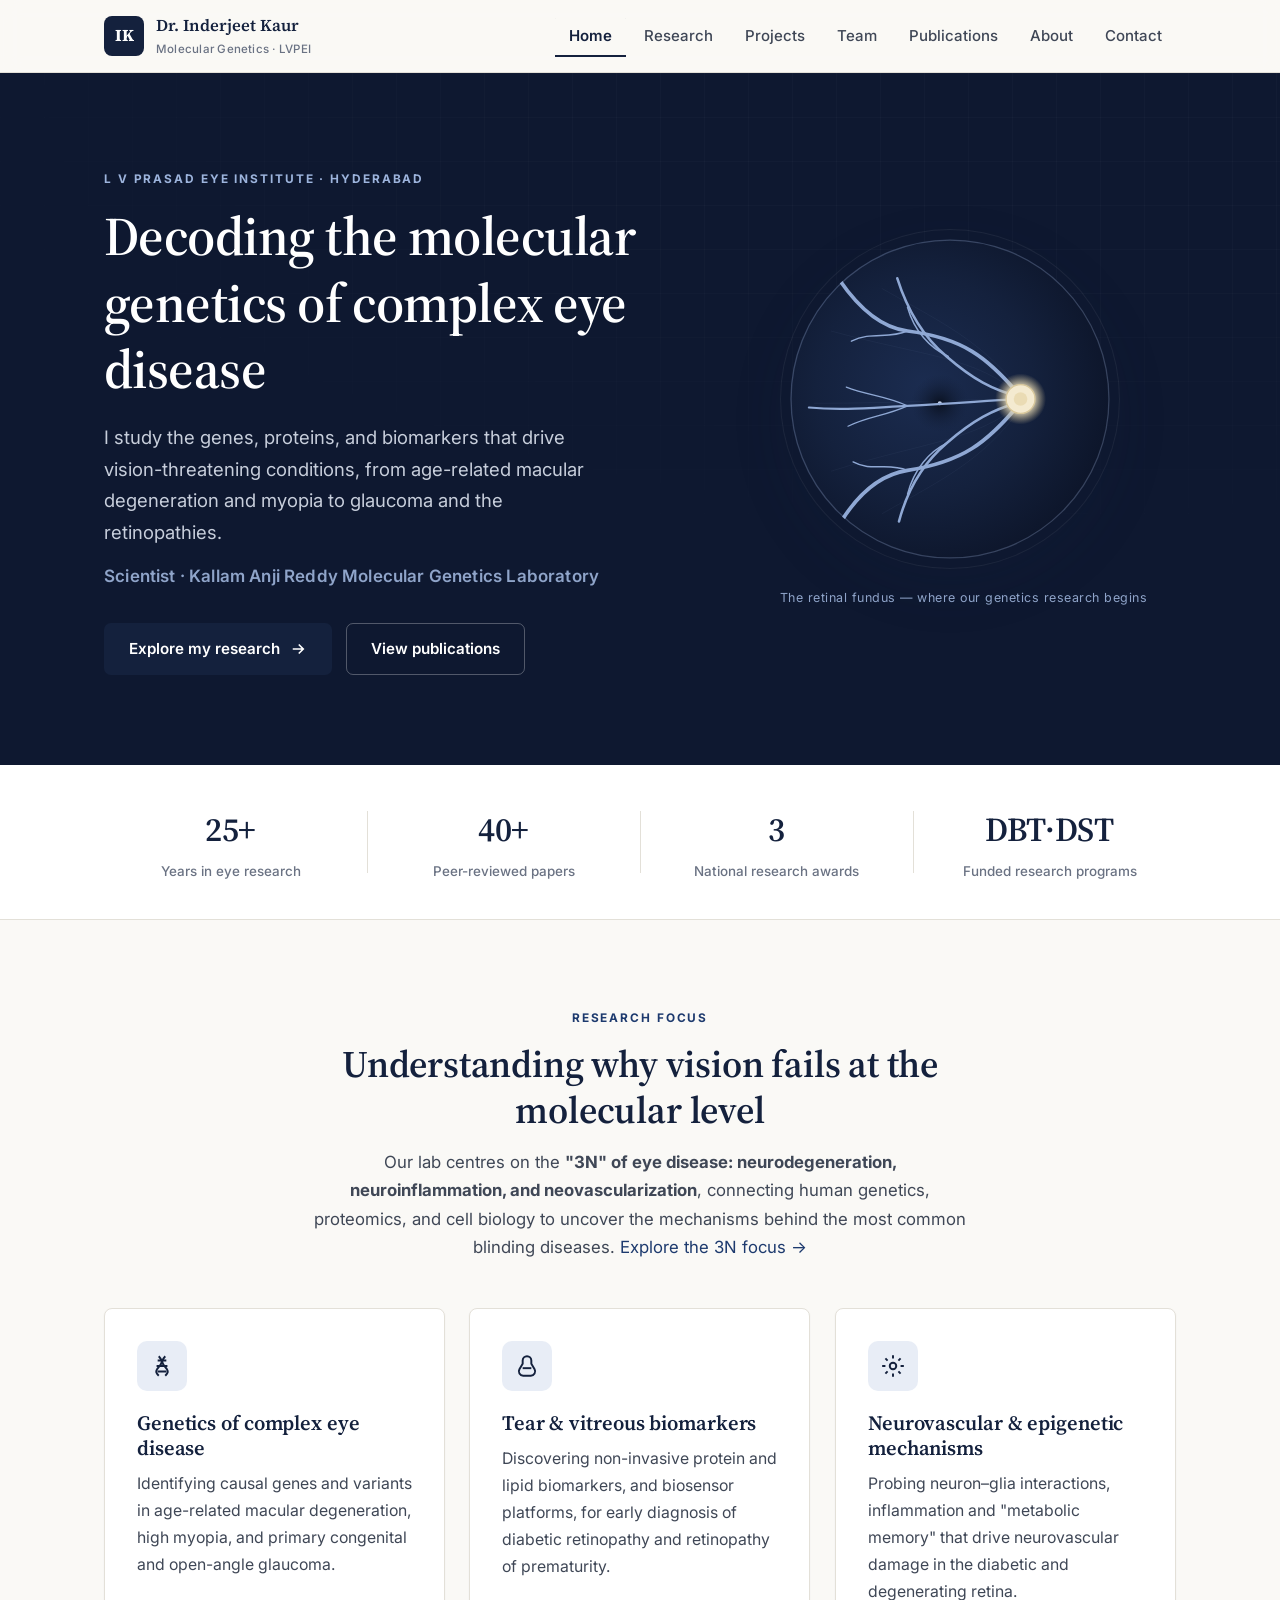
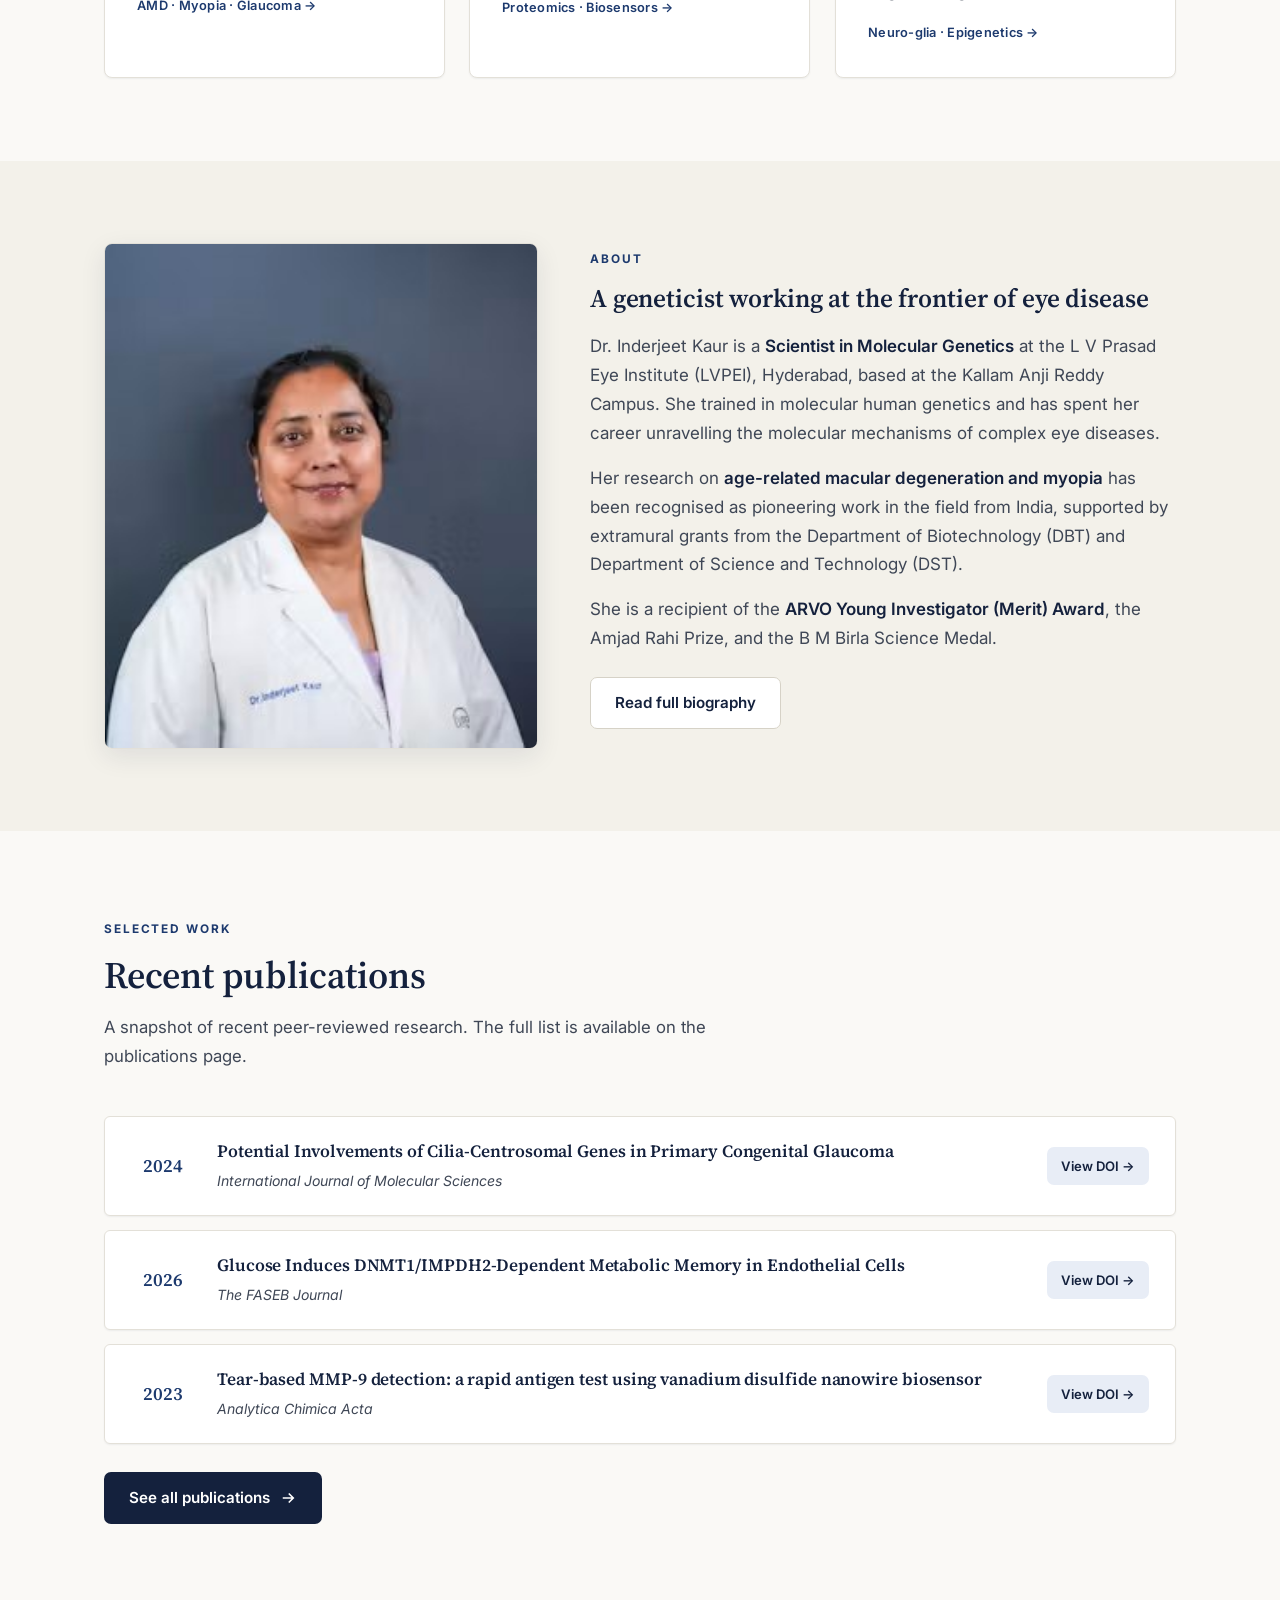
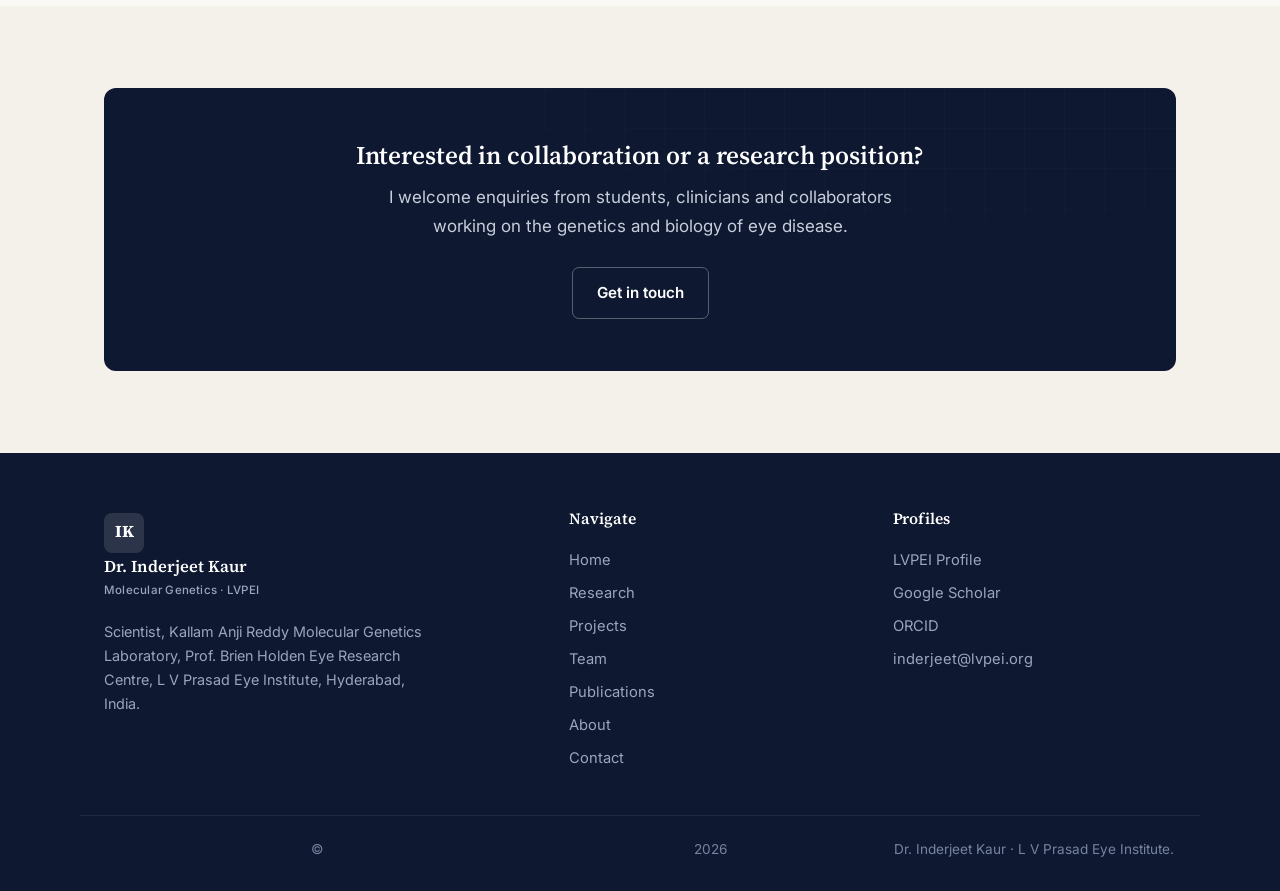
<file: index.html>
<!DOCTYPE html>
<html lang="en">
<head>
<meta charset="UTF-8">
<meta name="viewport" content="width=device-width, initial-scale=1.0">
<title>Dr. Inderjeet Kaur | Molecular Genetics Scientist, LVPEI</title>
<meta name="description" content="Dr. Inderjeet Kaur is a Scientist in Molecular Genetics at L V Prasad Eye Institute, Hyderabad, researching the genetics of complex eye diseases including AMD, myopia, glaucoma, and retinopathies.">
<link rel="canonical" href="index.html">
<meta property="og:type" content="website">
<meta property="og:title" content="Dr. Inderjeet Kaur | Molecular Genetics Scientist, LVPEI">
<meta property="og:description" content="Decoding the molecular genetics of complex eye disease — AMD, myopia, glaucoma and the retinopathies — at L V Prasad Eye Institute, Hyderabad.">
<meta property="og:image" content="https://www.lvpei.org/wp-content/uploads/2026/04/Inderjeet-Kaur-1-683x1024.jpg">
<meta name="twitter:card" content="summary_large_image">
<link rel="icon" href="data:image/svg+xml,<svg xmlns='http://www.w3.org/2000/svg' viewBox='0 0 40 40'><rect width='40' height='40' rx='9' fill='%2314213d'/><text x='20' y='28' font-size='20' font-family='sans-serif' font-weight='800' fill='white' text-anchor='middle'>IK</text></svg>">
<link rel="preconnect" href="https://fonts.googleapis.com">
<link rel="preconnect" href="https://fonts.gstatic.com" crossorigin>
<link href="https://fonts.googleapis.com/css2?family=Inter:wght@400;500;600;700&family=Source+Serif+4:opsz,wght@8..60,400;8..60,500;8..60,600;8..60,700&display=swap" rel="stylesheet">
<link rel="stylesheet" href="style.css">
</head>
<body>

<!-- NAV -->
<header class="nav">
  <div class="wrap">
    <a class="brand" href="index.html">
      <span class="logo">IK</span>
      <span class="name">Dr. Inderjeet Kaur<span>Molecular Genetics · LVPEI</span></span>
    </a>
    <nav class="nav-links">
      <a href="index.html" class="active">Home</a>
      <a href="research.html">Research</a>
      <a href="projects.html">Projects</a>
      <a href="team.html">Team</a>
      <a href="publications.html">Publications</a>
      <a href="about.html">About</a>
      <a href="contact.html">Contact</a>
    </nav>
    <button class="nav-toggle" aria-label="Menu"><span></span><span></span><span></span></button>
  </div>
</header>

<!-- HERO -->
<section class="hero">
  <div class="wrap">
    <div>
      <span class="eyebrow">L V Prasad Eye Institute · Hyderabad</span>
      <h1>Decoding the molecular genetics of complex eye disease</h1>
      <p class="lede">I study the genes, proteins, and biomarkers that drive vision-threatening conditions, from age-related macular degeneration and myopia to glaucoma and the retinopathies.</p>
      <p class="role">Scientist · Kallam Anji Reddy Molecular Genetics Laboratory</p>
      <div class="hero-cta">
        <a class="btn btn-primary" href="research.html">Explore my research
          <svg width="18" height="18" viewBox="0 0 24 24" fill="none" stroke="currentColor" stroke-width="2.2"><path d="M5 12h14M13 6l6 6-6 6"/></svg>
        </a>
        <a class="btn btn-ghost" href="publications.html">View publications</a>
      </div>
    </div>
    <figure class="hero-retina" aria-labelledby="retina-cap">
      <span class="ring"></span>
      <svg class="fundus" viewBox="0 0 400 400" role="img" aria-label="Illustration of a retinal fundus showing the optic disc and branching blood vessels">
        <defs>
          <radialGradient id="field" cx="42%" cy="46%" r="62%">
            <stop offset="0%" stop-color="#1b2c50"/>
            <stop offset="55%" stop-color="#14213d"/>
            <stop offset="100%" stop-color="#0c1428"/>
          </radialGradient>
          <radialGradient id="disc" cx="50%" cy="50%" r="50%">
            <stop offset="0%" stop-color="#fdf6e3"/>
            <stop offset="45%" stop-color="#f2e6c4"/>
            <stop offset="100%" stop-color="#c9b78a" stop-opacity="0"/>
          </radialGradient>
          <radialGradient id="macula" cx="50%" cy="50%" r="50%">
            <stop offset="0%" stop-color="#0a1120"/>
            <stop offset="100%" stop-color="#14213d" stop-opacity="0"/>
          </radialGradient>
          <clipPath id="eye"><circle cx="200" cy="200" r="188"/></clipPath>
        </defs>

        <circle cx="200" cy="200" r="188" fill="url(#field)"/>

        <g clip-path="url(#eye)">
          <!-- nerve-fibre texture -->
          <g class="nfl" stroke="#9db4dd" stroke-width="0.6" fill="none" opacity="0.10">
            <path d="M283 196 C230 150 170 150 60 120"/>
            <path d="M283 205 C230 250 170 250 60 285"/>
            <path d="M283 200 C220 200 150 205 40 205"/>
            <path d="M283 190 C235 130 190 110 120 70"/>
            <path d="M283 212 C235 275 190 295 120 335"/>
          </g>

          <!-- macula + foveal reflex -->
          <circle cx="188" cy="205" r="34" fill="url(#macula)"/>
          <circle class="fovea" cx="188" cy="205" r="2.4" fill="#c7d3ec"/>

          <!-- vascular arcades (draw themselves in) -->
          <g class="vessels" fill="none" stroke="#8fa8d4" stroke-linecap="round">
            <path class="v v1" stroke-width="4.4" d="M283 197 C244 150 214 128 150 120 C118 116 92 92 70 60"/>
            <path class="v v1" stroke-width="4.4" d="M283 204 C244 252 214 274 150 284 C118 289 92 312 72 344"/>
            <path class="v v2" stroke-width="3" d="M285 198 C250 190 226 176 196 150 C170 128 150 96 138 58"/>
            <path class="v v2" stroke-width="3" d="M285 203 C250 212 226 226 196 252 C170 274 150 306 140 344"/>
            <path class="v v2" stroke-width="2.6" d="M283 200 C242 202 210 205 150 208 C110 210 74 214 34 210"/>
            <path class="v v3" stroke-width="1.7" d="M198 150 C176 140 158 120 150 92"/>
            <path class="v v3" stroke-width="1.7" d="M196 252 C176 262 158 282 150 312"/>
            <path class="v v3" stroke-width="1.7" d="M150 120 C126 130 108 120 84 132"/>
            <path class="v v3" stroke-width="1.7" d="M150 284 C126 274 108 286 86 274"/>
            <path class="v v3" stroke-width="1.5" d="M150 208 C124 196 104 196 78 186"/>
            <path class="v v3" stroke-width="1.5" d="M150 208 C124 220 104 220 80 232"/>
          </g>

          <!-- optic disc -->
          <circle class="optic-glow" cx="283" cy="200" r="30" fill="url(#disc)"/>
          <circle class="optic" cx="283" cy="200" r="17" fill="#f4ead0" stroke="#d8c79b" stroke-width="1.5"/>
          <circle cx="283" cy="200" r="8" fill="#e7d6a8" opacity="0.7"/>

          <!-- scan shimmer -->
          <rect class="scan" x="-120" y="0" width="120" height="400" fill="url(#field)" opacity="0"/>
        </g>

        <circle cx="200" cy="200" r="187" fill="none" stroke="rgba(157,180,221,0.28)" stroke-width="1.5"/>
      </svg>
      <figcaption id="retina-cap" class="retina-cap">The retinal fundus — where our genetics research begins</figcaption>
    </figure>
  </div>
</section>

<!-- STATS -->
<section class="stats">
  <div class="wrap">
    <div class="stat"><div class="num"><span>25+</span></div><div class="lab">Years in eye research</div></div>
    <div class="stat"><div class="num"><span>40+</span></div><div class="lab">Peer-reviewed papers</div></div>
    <div class="stat"><div class="num"><span>3</span></div><div class="lab">National research awards</div></div>
    <div class="stat"><div class="num"><span>DBT·DST</span></div><div class="lab">Funded research programs</div></div>
  </div>
</section>

<!-- RESEARCH HIGHLIGHTS -->
<section class="block">
  <div class="wrap">
    <div class="section-head center">
      <span class="eyebrow">Research focus</span>
      <h2>Understanding why vision fails at the molecular level</h2>
      <p>Our lab centres on the <strong>"3N" of eye disease: neurodegeneration, neuroinflammation, and neovascularization</strong>, connecting human genetics, proteomics, and cell biology to uncover the mechanisms behind the most common blinding diseases. <a href="research.html">Explore the 3N focus →</a></p>
    </div>
    <div class="grid grid-3">
      <article class="card">
        <div class="ic"><svg viewBox="0 0 24 24" fill="none" stroke="currentColor" stroke-width="1.8"><path d="M9 3c4 4 2 6 6 10s2 6 0 8M15 3c-4 4-2 6-6 10s-2 6 0 8"/><path d="M8 7h8M7 12h10M8 17h8"/></svg></div>
        <h3>Genetics of complex eye disease</h3>
        <p>Identifying causal genes and variants in age-related macular degeneration, high myopia, and primary congenital and open-angle glaucoma.</p>
        <span class="tag">AMD · Myopia · Glaucoma →</span>
      </article>
      <article class="card">
        <div class="ic"><svg viewBox="0 0 24 24" fill="none" stroke="currentColor" stroke-width="1.8"><path d="M12 3a4 4 0 0 1 4 4v3l3 5a4 4 0 0 1-3.5 6h-7A4 4 0 0 1 5 15l3-5V7a4 4 0 0 1 4-4Z"/><path d="M8 14h8"/></svg></div>
        <h3>Tear &amp; vitreous biomarkers</h3>
        <p>Discovering non-invasive protein and lipid biomarkers, and biosensor platforms, for early diagnosis of diabetic retinopathy and retinopathy of prematurity.</p>
        <span class="tag">Proteomics · Biosensors →</span>
      </article>
      <article class="card">
        <div class="ic"><svg viewBox="0 0 24 24" fill="none" stroke="currentColor" stroke-width="1.8"><circle cx="12" cy="12" r="3"/><path d="M12 2v3M12 19v3M2 12h3M19 12h3M5 5l2 2M17 17l2 2M19 5l-2 2M7 17l-2 2"/></svg></div>
        <h3>Neurovascular &amp; epigenetic mechanisms</h3>
        <p>Probing neuron–glia interactions, inflammation and "metabolic memory" that drive neurovascular damage in the diabetic and degenerating retina.</p>
        <span class="tag">Neuro-glia · Epigenetics →</span>
      </article>
    </div>
  </div>
</section>

<!-- ABOUT PREVIEW -->
<section class="block soft">
  <div class="wrap split">
    <img class="portrait" src="https://www.lvpei.org/wp-content/uploads/2026/04/Inderjeet-Kaur-1-683x1024.jpg" alt="Dr. Inderjeet Kaur" onerror="this.onerror=null;this.src='photos/inderjeet-kaur.jpg'">
    <div class="prose">
      <span class="eyebrow">About</span>
      <h2 style="margin-bottom:18px;">A geneticist working at the frontier of eye disease</h2>
      <p>Dr. Inderjeet Kaur is a <strong>Scientist in Molecular Genetics</strong> at the L V Prasad Eye Institute (LVPEI), Hyderabad, based at the Kallam Anji Reddy Campus. She trained in molecular human genetics and has spent her career unravelling the molecular mechanisms of complex eye diseases.</p>
      <p>Her research on <strong>age-related macular degeneration and myopia</strong> has been recognised as pioneering work in the field from India, supported by extramural grants from the Department of Biotechnology (DBT) and Department of Science and Technology (DST).</p>
      <p>She is a recipient of the <strong>ARVO Young Investigator (Merit) Award</strong>, the Amjad Rahi Prize, and the B M Birla Science Medal.</p>
      <a class="btn btn-ghost" href="about.html" style="margin-top:8px;">Read full biography</a>
    </div>
  </div>
</section>

<!-- FEATURED PUBLICATIONS -->
<section class="block">
  <div class="wrap">
    <div class="section-head">
      <span class="eyebrow">Selected work</span>
      <h2>Recent publications</h2>
      <p>A snapshot of recent peer-reviewed research. The full list is available on the publications page.</p>
    </div>
    <div class="pub-list">
      <a class="pub" href="https://doi.org/10.3390/ijms251810028" target="_blank" rel="noopener" data-year="2024">
        <div class="year">2024</div>
        <div class="meta">
          <h4>Potential Involvements of Cilia-Centrosomal Genes in Primary Congenital Glaucoma</h4>
          <div class="src"><em>International Journal of Molecular Sciences</em></div>
        </div>
        <span class="doi">View DOI →</span>
      </a>
      <a class="pub" href="https://doi.org/10.1096/fj.202502260RR" target="_blank" rel="noopener" data-year="2026">
        <div class="year">2026</div>
        <div class="meta">
          <h4>Glucose Induces DNMT1/IMPDH2-Dependent Metabolic Memory in Endothelial Cells</h4>
          <div class="src"><em>The FASEB Journal</em></div>
        </div>
        <span class="doi">View DOI →</span>
      </a>
      <a class="pub" href="https://doi.org/10.1016/j.aca.2023.341281" target="_blank" rel="noopener" data-year="2023">
        <div class="year">2023</div>
        <div class="meta">
          <h4>Tear-based MMP-9 detection: a rapid antigen test using vanadium disulfide nanowire biosensor</h4>
          <div class="src"><em>Analytica Chimica Acta</em></div>
        </div>
        <span class="doi">View DOI →</span>
      </a>
    </div>
    <div style="margin-top:28px;">
      <a class="btn btn-primary" href="publications.html">See all publications
        <svg width="18" height="18" viewBox="0 0 24 24" fill="none" stroke="currentColor" stroke-width="2.2"><path d="M5 12h14M13 6l6 6-6 6"/></svg>
      </a>
    </div>
  </div>
</section>

<!-- CTA -->
<section class="block soft">
  <div class="wrap">
    <div class="cta-band">
      <h2>Interested in collaboration or a research position?</h2>
      <p>I welcome enquiries from students, clinicians and collaborators working on the genetics and biology of eye disease.</p>
      <a class="btn btn-ghost" href="contact.html">Get in touch</a>
    </div>
  </div>
</section>

<!-- FOOTER -->
<footer class="footer">
  <div class="wrap">
    <div>
      <a class="brand" href="index.html">
        <span class="logo">IK</span>
        <span class="name">Dr. Inderjeet Kaur<span>Molecular Genetics · LVPEI</span></span>
      </a>
      <p class="about-blurb">Scientist, Kallam Anji Reddy Molecular Genetics Laboratory, Prof. Brien Holden Eye Research Centre, L V Prasad Eye Institute, Hyderabad, India.</p>
    </div>
    <div>
      <h4>Navigate</h4>
      <a href="index.html">Home</a>
      <a href="research.html">Research</a>
      <a href="projects.html">Projects</a>
      <a href="team.html">Team</a>
      <a href="publications.html">Publications</a>
      <a href="about.html">About</a>
      <a href="contact.html">Contact</a>
    </div>
    <div>
      <h4>Profiles</h4>
      <a href="https://www.lvpei.org/team-members/inderjeet-kaur/" target="_blank" rel="noopener">LVPEI Profile</a>
      <a href="https://scholar.google.com/citations?user=LuEJW80AAAAJ&hl=en" target="_blank" rel="noopener">Google Scholar</a>
      <a href="https://orcid.org/0000-0003-3660-5039" target="_blank" rel="noopener">ORCID</a>
      <a href="mailto:inderjeet@lvpei.org">inderjeet@lvpei.org</a>
    </div>
  </div>
  <div class="footer-bottom wrap">© <span id="yr"></span> Dr. Inderjeet Kaur · L V Prasad Eye Institute.</div>
</footer>

<script src="main.js"></script>
<script>document.getElementById('yr').textContent = new Date().getFullYear();</script>
</body>
</html>
</file>
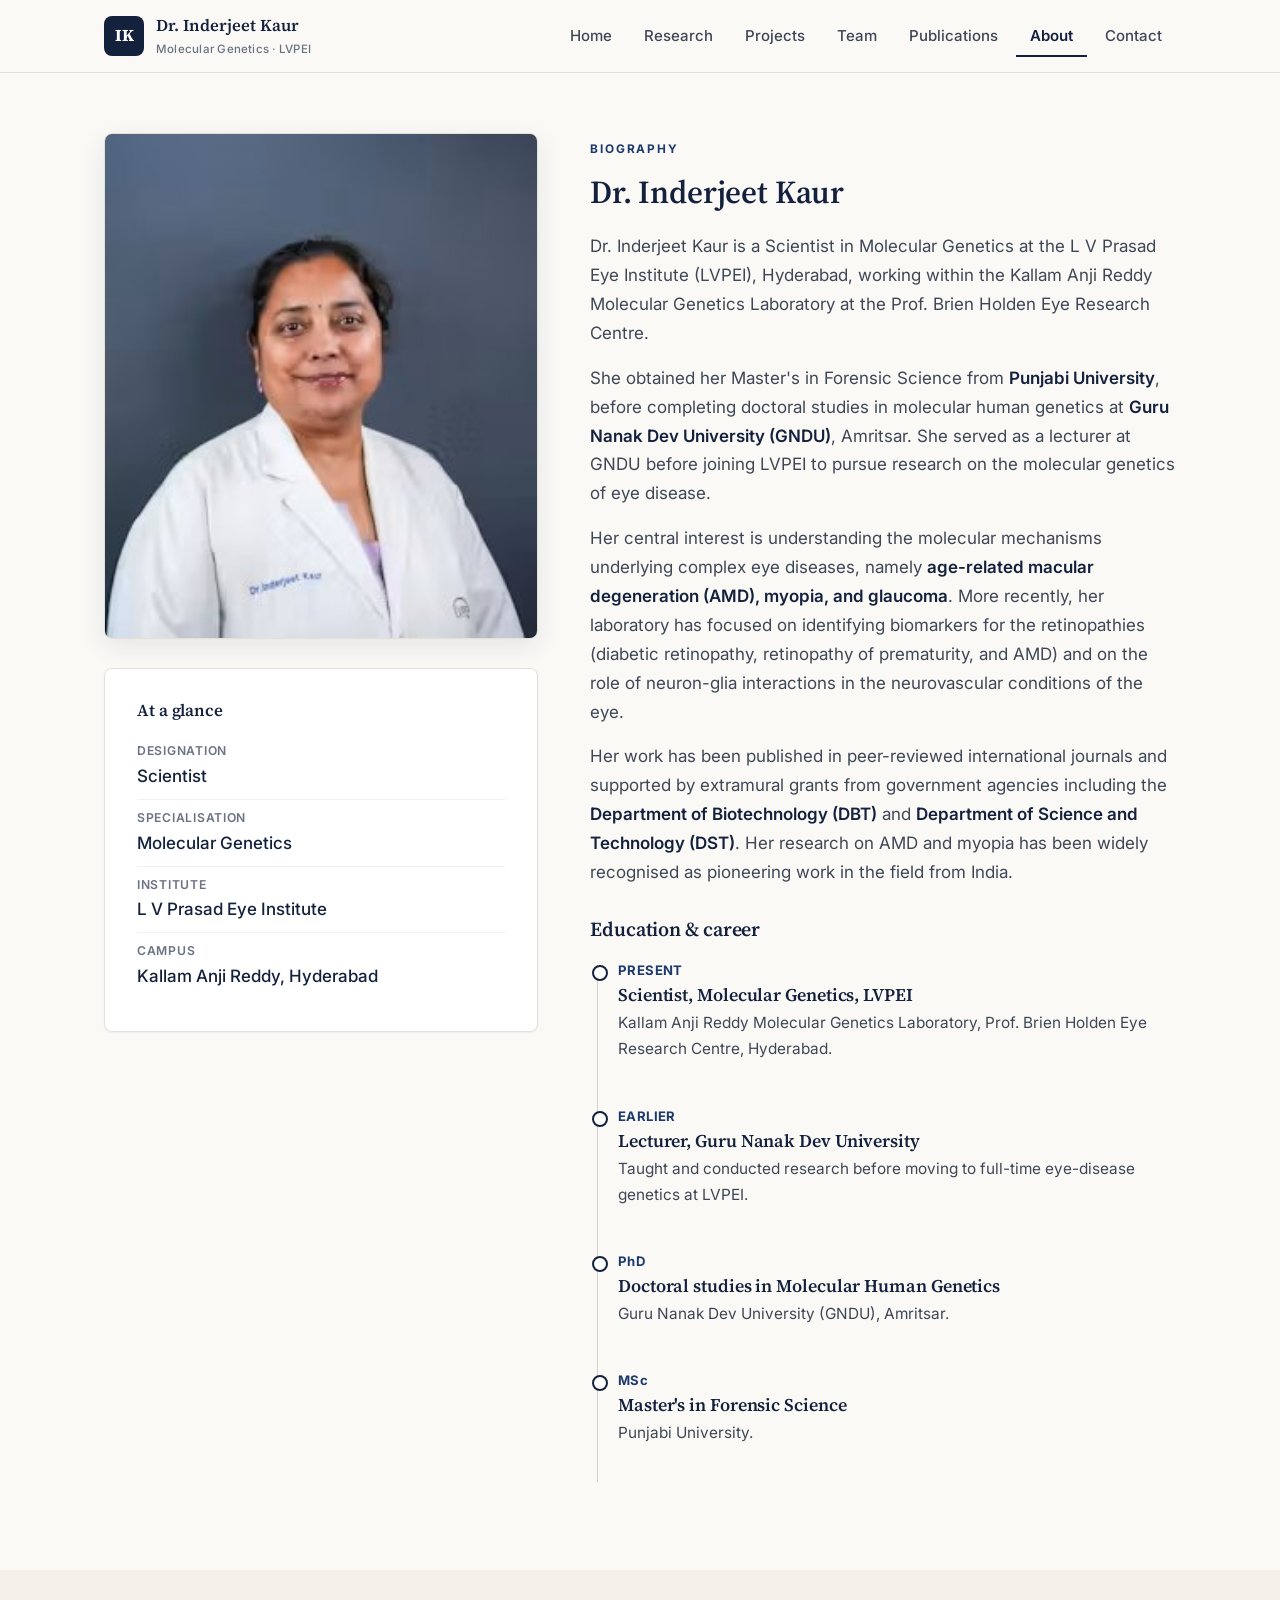
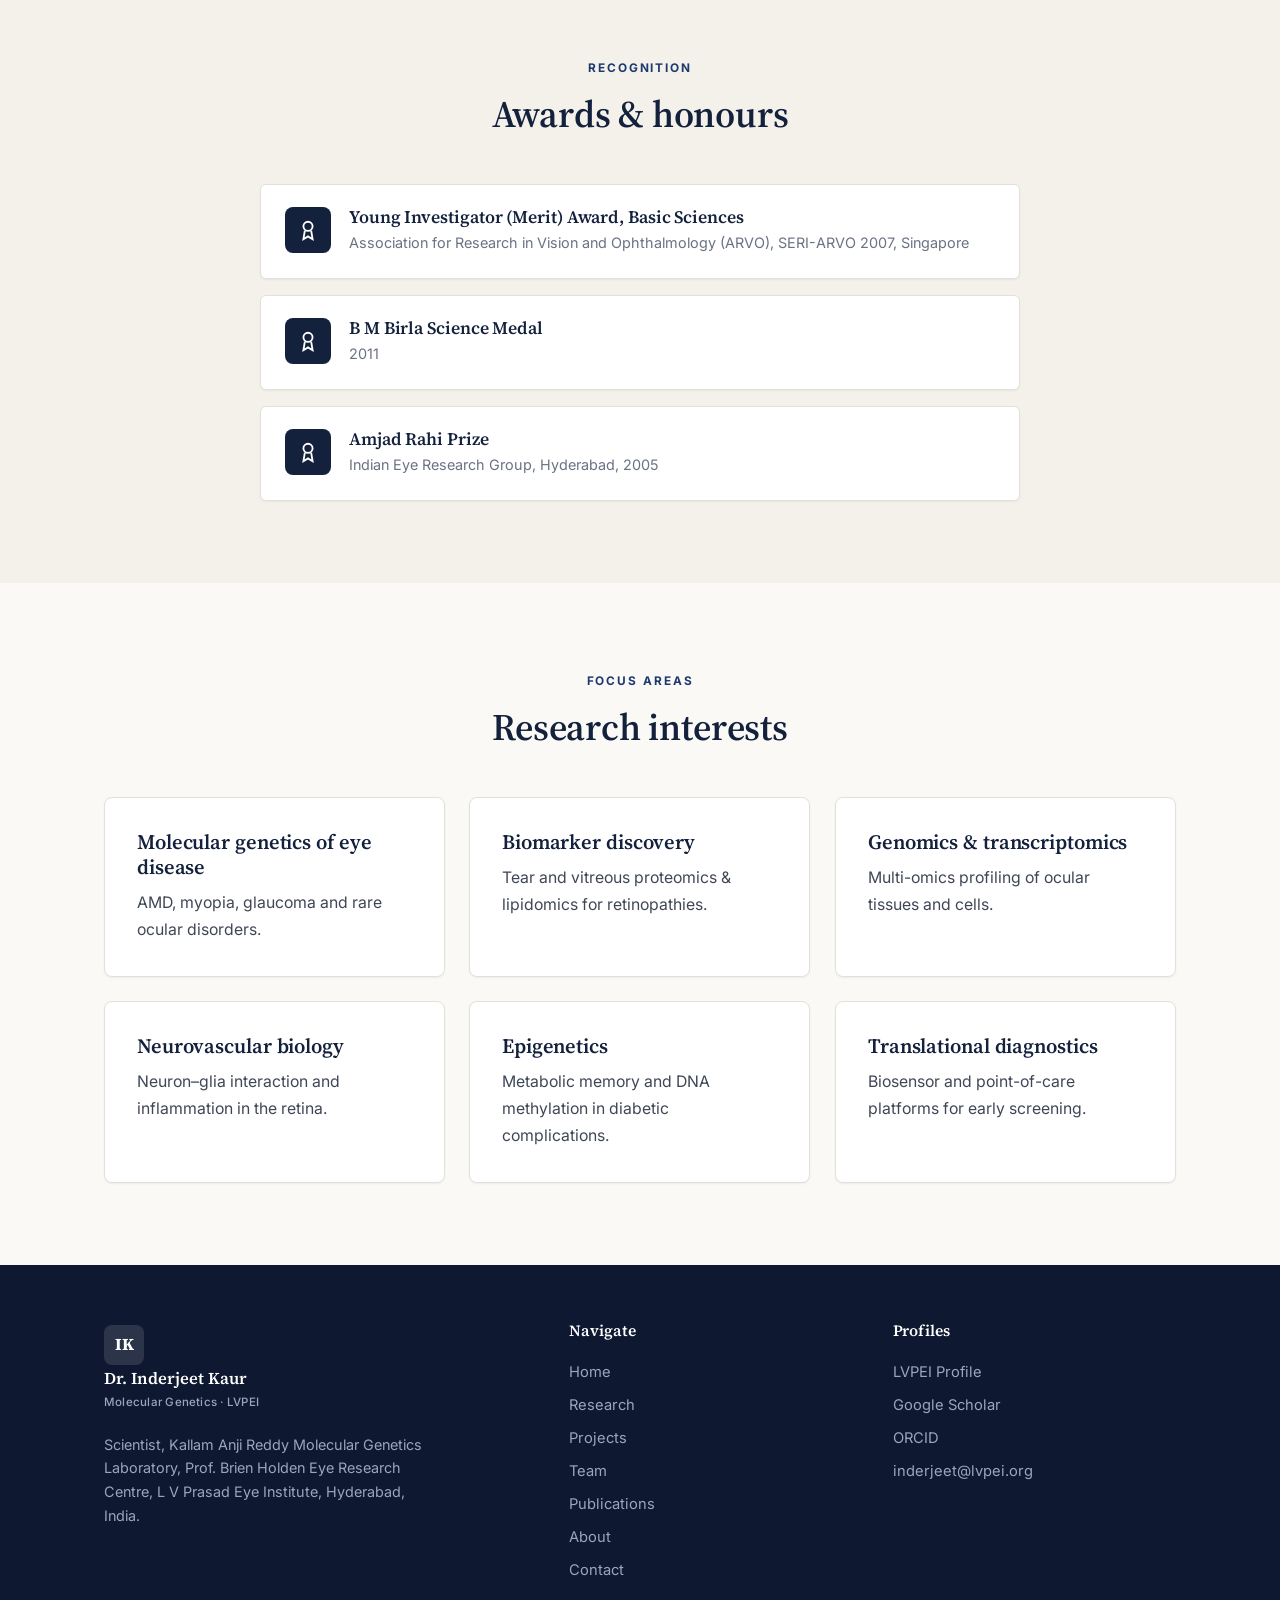
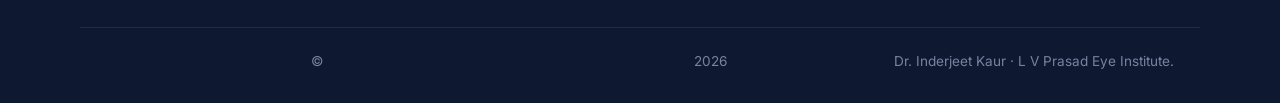
<file: about.html>
<!DOCTYPE html>
<html lang="en">
<head>
<meta charset="UTF-8">
<meta name="viewport" content="width=device-width, initial-scale=1.0">
<title>About | Dr. Inderjeet Kaur</title>
<meta name="description" content="Biography, education, awards and academic background of Dr. Inderjeet Kaur, Molecular Genetics Scientist at L V Prasad Eye Institute, Hyderabad.">
<link rel="canonical" href="about.html">
<meta property="og:type" content="profile">
<meta property="og:title" content="About | Dr. Inderjeet Kaur">
<meta property="og:description" content="A geneticist working at the frontier of eye disease — biography, education, and awards including the ARVO Young Investigator (Merit) Award.">
<meta property="og:image" content="https://www.lvpei.org/wp-content/uploads/2026/04/Inderjeet-Kaur-1-683x1024.jpg">
<meta name="twitter:card" content="summary_large_image">
<link rel="icon" href="data:image/svg+xml,<svg xmlns='http://www.w3.org/2000/svg' viewBox='0 0 40 40'><rect width='40' height='40' rx='9' fill='%2314213d'/><text x='20' y='28' font-size='20' font-family='sans-serif' font-weight='800' fill='white' text-anchor='middle'>IK</text></svg>">
<link rel="preconnect" href="https://fonts.googleapis.com">
<link rel="preconnect" href="https://fonts.gstatic.com" crossorigin>
<link href="https://fonts.googleapis.com/css2?family=Inter:wght@400;500;600;700&family=Source+Serif+4:opsz,wght@8..60,400;8..60,500;8..60,600;8..60,700&display=swap" rel="stylesheet">
<link rel="stylesheet" href="style.css">
</head>
<body>

<header class="nav">
  <div class="wrap">
    <a class="brand" href="index.html">
      <span class="logo">IK</span>
      <span class="name">Dr. Inderjeet Kaur<span>Molecular Genetics · LVPEI</span></span>
    </a>
    <nav class="nav-links">
      <a href="index.html">Home</a>
      <a href="research.html">Research</a>
      <a href="projects.html">Projects</a>
      <a href="team.html">Team</a>
      <a href="publications.html">Publications</a>
      <a href="about.html" class="active">About</a>
      <a href="contact.html">Contact</a>
    </nav>
    <button class="nav-toggle" aria-label="Menu"><span></span><span></span><span></span></button>
  </div>
</header>

<section class="block" style="padding-top:60px;">
  <div class="wrap split">
    <div>
      <img class="portrait" src="https://www.lvpei.org/wp-content/uploads/2026/04/Inderjeet-Kaur-1-683x1024.jpg" alt="Dr. Inderjeet Kaur" onerror="this.onerror=null;this.src='photos/inderjeet-kaur.jpg'">
      <div class="card" style="margin-top:20px;">
        <h3 style="font-size:1.05rem; margin-bottom:12px;">At a glance</h3>
        <div class="contact-row" style="padding:8px 0;"><div><div class="lab">Designation</div><div class="val">Scientist</div></div></div>
        <div class="contact-row" style="padding:8px 0;"><div><div class="lab">Specialisation</div><div class="val">Molecular Genetics</div></div></div>
        <div class="contact-row" style="padding:8px 0;"><div><div class="lab">Institute</div><div class="val">L V Prasad Eye Institute</div></div></div>
        <div class="contact-row" style="padding:8px 0;"><div><div class="lab">Campus</div><div class="val">Kallam Anji Reddy, Hyderabad</div></div></div>
      </div>
    </div>

    <div class="prose">
      <span class="eyebrow">Biography</span>
      <h2 style="font-size:2rem; margin-bottom:20px;">Dr. Inderjeet Kaur</h2>
      <p>Dr. Inderjeet Kaur is a Scientist in Molecular Genetics at the L V Prasad Eye Institute (LVPEI), Hyderabad, working within the Kallam Anji Reddy Molecular Genetics Laboratory at the Prof. Brien Holden Eye Research Centre.</p>
      <p>She obtained her Master's in Forensic Science from <strong>Punjabi University</strong>, before completing doctoral studies in molecular human genetics at <strong>Guru Nanak Dev University (GNDU)</strong>, Amritsar. She served as a lecturer at GNDU before joining LVPEI to pursue research on the molecular genetics of eye disease.</p>
      <p>Her central interest is understanding the molecular mechanisms underlying complex eye diseases, namely <strong>age-related macular degeneration (AMD), myopia, and glaucoma</strong>. More recently, her laboratory has focused on identifying biomarkers for the retinopathies (diabetic retinopathy, retinopathy of prematurity, and AMD) and on the role of neuron-glia interactions in the neurovascular conditions of the eye.</p>
      <p>Her work has been published in peer-reviewed international journals and supported by extramural grants from government agencies including the <strong>Department of Biotechnology (DBT)</strong> and <strong>Department of Science and Technology (DST)</strong>. Her research on AMD and myopia has been widely recognised as pioneering work in the field from India.</p>

      <h3 style="margin:30px 0 18px;">Education &amp; career</h3>
      <div class="timeline">
        <div class="tl-item">
          <div class="yr">PRESENT</div>
          <h4>Scientist, Molecular Genetics, LVPEI</h4>
          <p>Kallam Anji Reddy Molecular Genetics Laboratory, Prof. Brien Holden Eye Research Centre, Hyderabad.</p>
        </div>
        <div class="tl-item">
          <div class="yr">EARLIER</div>
          <h4>Lecturer, Guru Nanak Dev University</h4>
          <p>Taught and conducted research before moving to full-time eye-disease genetics at LVPEI.</p>
        </div>
        <div class="tl-item">
          <div class="yr">PhD</div>
          <h4>Doctoral studies in Molecular Human Genetics</h4>
          <p>Guru Nanak Dev University (GNDU), Amritsar.</p>
        </div>
        <div class="tl-item">
          <div class="yr">MSc</div>
          <h4>Master's in Forensic Science</h4>
          <p>Punjabi University.</p>
        </div>
      </div>
    </div>
  </div>
</section>

<!-- AWARDS -->
<section class="block soft">
  <div class="wrap">
    <div class="section-head center">
      <span class="eyebrow">Recognition</span>
      <h2>Awards &amp; honours</h2>
    </div>
    <div class="awards" style="max-width:760px; margin:0 auto;">
      <div class="award">
        <div class="medal"><svg width="22" height="22" viewBox="0 0 24 24" fill="none" stroke="currentColor" stroke-width="2"><circle cx="12" cy="8" r="5"/><path d="M8.5 13L7 22l5-3 5 3-1.5-9"/></svg></div>
        <div><h4>Young Investigator (Merit) Award, Basic Sciences</h4><p>Association for Research in Vision and Ophthalmology (ARVO), SERI-ARVO 2007, Singapore</p></div>
      </div>
      <div class="award">
        <div class="medal"><svg width="22" height="22" viewBox="0 0 24 24" fill="none" stroke="currentColor" stroke-width="2"><circle cx="12" cy="8" r="5"/><path d="M8.5 13L7 22l5-3 5 3-1.5-9"/></svg></div>
        <div><h4>B M Birla Science Medal</h4><p>2011</p></div>
      </div>
      <div class="award">
        <div class="medal"><svg width="22" height="22" viewBox="0 0 24 24" fill="none" stroke="currentColor" stroke-width="2"><circle cx="12" cy="8" r="5"/><path d="M8.5 13L7 22l5-3 5 3-1.5-9"/></svg></div>
        <div><h4>Amjad Rahi Prize</h4><p>Indian Eye Research Group, Hyderabad, 2005</p></div>
      </div>
    </div>
  </div>
</section>

<!-- INTERESTS -->
<section class="block">
  <div class="wrap">
    <div class="section-head center">
      <span class="eyebrow">Focus areas</span>
      <h2>Research interests</h2>
    </div>
    <div class="grid grid-3">
      <article class="card"><h3>Molecular genetics of eye disease</h3><p>AMD, myopia, glaucoma and rare ocular disorders.</p></article>
      <article class="card"><h3>Biomarker discovery</h3><p>Tear and vitreous proteomics &amp; lipidomics for retinopathies.</p></article>
      <article class="card"><h3>Genomics &amp; transcriptomics</h3><p>Multi-omics profiling of ocular tissues and cells.</p></article>
      <article class="card"><h3>Neurovascular biology</h3><p>Neuron–glia interaction and inflammation in the retina.</p></article>
      <article class="card"><h3>Epigenetics</h3><p>Metabolic memory and DNA methylation in diabetic complications.</p></article>
      <article class="card"><h3>Translational diagnostics</h3><p>Biosensor and point-of-care platforms for early screening.</p></article>
    </div>
  </div>
</section>

<footer class="footer">
  <div class="wrap">
    <div>
      <a class="brand" href="index.html">
        <span class="logo">IK</span>
        <span class="name">Dr. Inderjeet Kaur<span>Molecular Genetics · LVPEI</span></span>
      </a>
      <p class="about-blurb">Scientist, Kallam Anji Reddy Molecular Genetics Laboratory, Prof. Brien Holden Eye Research Centre, L V Prasad Eye Institute, Hyderabad, India.</p>
    </div>
    <div>
      <h4>Navigate</h4>
      <a href="index.html">Home</a><a href="research.html">Research</a><a href="projects.html">Projects</a><a href="team.html">Team</a><a href="publications.html">Publications</a><a href="about.html">About</a><a href="contact.html">Contact</a>
    </div>
    <div>
      <h4>Profiles</h4>
      <a href="https://www.lvpei.org/team-members/inderjeet-kaur/" target="_blank" rel="noopener">LVPEI Profile</a>
      <a href="https://scholar.google.com/citations?user=LuEJW80AAAAJ&hl=en" target="_blank" rel="noopener">Google Scholar</a>
      <a href="https://orcid.org/0000-0003-3660-5039" target="_blank" rel="noopener">ORCID</a>
      <a href="mailto:inderjeet@lvpei.org">inderjeet@lvpei.org</a>
    </div>
  </div>
  <div class="footer-bottom wrap">© <span id="yr"></span> Dr. Inderjeet Kaur · L V Prasad Eye Institute.</div>
</footer>

<script src="main.js"></script>
<script>document.getElementById('yr').textContent = new Date().getFullYear();</script>
</body>
</html>
</file>
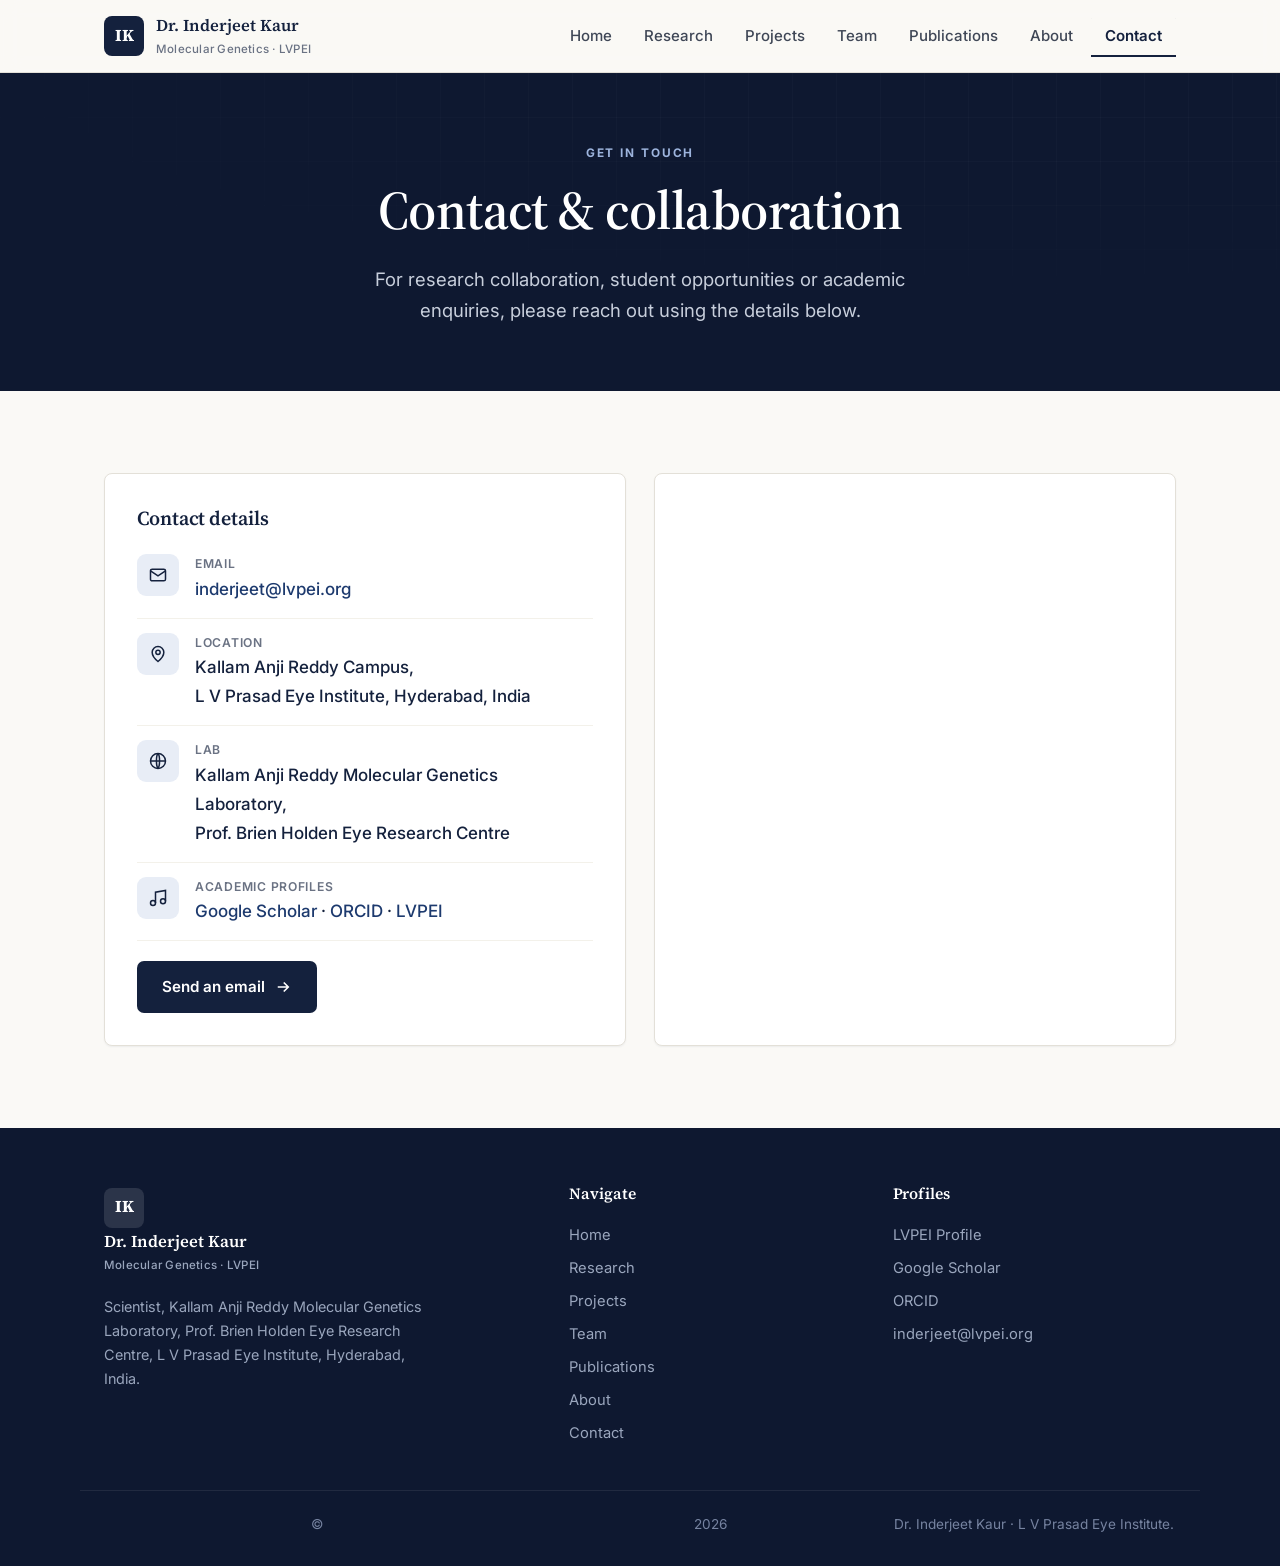
<file: contact.html>
<!DOCTYPE html>
<html lang="en">
<head>
<meta charset="UTF-8">
<meta name="viewport" content="width=device-width, initial-scale=1.0">
<title>Contact | Dr. Inderjeet Kaur</title>
<meta name="description" content="Contact Dr. Inderjeet Kaur, Molecular Genetics Scientist at L V Prasad Eye Institute, Kallam Anji Reddy Campus, Hyderabad.">
<link rel="canonical" href="contact.html">
<meta property="og:type" content="website">
<meta property="og:title" content="Contact | Dr. Inderjeet Kaur">
<meta property="og:description" content="For research collaboration, student opportunities or academic enquiries at L V Prasad Eye Institute, Hyderabad.">
<meta name="twitter:card" content="summary">
<link rel="icon" href="data:image/svg+xml,<svg xmlns='http://www.w3.org/2000/svg' viewBox='0 0 40 40'><rect width='40' height='40' rx='9' fill='%2314213d'/><text x='20' y='28' font-size='20' font-family='sans-serif' font-weight='800' fill='white' text-anchor='middle'>IK</text></svg>">
<link rel="preconnect" href="https://fonts.googleapis.com">
<link rel="preconnect" href="https://fonts.gstatic.com" crossorigin>
<link href="https://fonts.googleapis.com/css2?family=Inter:wght@400;500;600;700&family=Source+Serif+4:opsz,wght@8..60,400;8..60,500;8..60,600;8..60,700&display=swap" rel="stylesheet">
<link rel="stylesheet" href="style.css">
</head>
<body>

<header class="nav">
  <div class="wrap">
    <a class="brand" href="index.html">
      <span class="logo">IK</span>
      <span class="name">Dr. Inderjeet Kaur<span>Molecular Genetics · LVPEI</span></span>
    </a>
    <nav class="nav-links">
      <a href="index.html">Home</a>
      <a href="research.html">Research</a>
      <a href="projects.html">Projects</a>
      <a href="team.html">Team</a>
      <a href="publications.html">Publications</a>
      <a href="about.html">About</a>
      <a href="contact.html" class="active">Contact</a>
    </nav>
    <button class="nav-toggle" aria-label="Menu"><span></span><span></span><span></span></button>
  </div>
</header>

<section class="hero">
  <div class="wrap" style="grid-template-columns:1fr; text-align:center; padding:64px 24px;">
    <div>
      <span class="eyebrow">Get in touch</span>
      <h1>Contact &amp; collaboration</h1>
      <p class="lede" style="margin:0 auto; max-width:50ch;">For research collaboration, student opportunities or academic enquiries, please reach out using the details below.</p>
    </div>
  </div>
</section>

<section class="block">
  <div class="wrap">
    <div class="contact-grid">
      <div class="contact-card">
        <h3 style="margin-bottom:10px;">Contact details</h3>
        <div class="contact-row">
          <div class="ic"><svg width="20" height="20" viewBox="0 0 24 24" fill="none" stroke="currentColor" stroke-width="1.8"><rect x="3" y="5" width="18" height="14" rx="2"/><path d="M3 7l9 6 9-6"/></svg></div>
          <div><div class="lab">Email</div><div class="val"><a href="mailto:inderjeet@lvpei.org">inderjeet@lvpei.org</a></div></div>
        </div>
        <div class="contact-row">
          <div class="ic"><svg width="20" height="20" viewBox="0 0 24 24" fill="none" stroke="currentColor" stroke-width="1.8"><path d="M12 21s7-5.5 7-11a7 7 0 0 0-14 0c0 5.5 7 11 7 11Z"/><circle cx="12" cy="10" r="2.6"/></svg></div>
          <div><div class="lab">Location</div><div class="val">Kallam Anji Reddy Campus,<br>L V Prasad Eye Institute, Hyderabad, India</div></div>
        </div>
        <div class="contact-row">
          <div class="ic"><svg width="20" height="20" viewBox="0 0 24 24" fill="none" stroke="currentColor" stroke-width="1.8"><circle cx="12" cy="12" r="9"/><path d="M3 12h18M12 3c2.5 2.5 2.5 15 0 18M12 3c-2.5 2.5-2.5 15 0 18"/></svg></div>
          <div><div class="lab">Lab</div><div class="val">Kallam Anji Reddy Molecular Genetics Laboratory,<br>Prof. Brien Holden Eye Research Centre</div></div>
        </div>
        <div class="contact-row">
          <div class="ic"><svg width="20" height="20" viewBox="0 0 24 24" fill="none" stroke="currentColor" stroke-width="1.8"><path d="M9 18V5l12-2v13"/><circle cx="6" cy="18" r="3"/><circle cx="18" cy="16" r="3"/></svg></div>
          <div><div class="lab">Academic profiles</div><div class="val">
            <a href="https://scholar.google.com/citations?user=LuEJW80AAAAJ&hl=en" target="_blank" rel="noopener">Google Scholar</a> ·
            <a href="https://orcid.org/0000-0003-3660-5039" target="_blank" rel="noopener">ORCID</a> ·
            <a href="https://www.lvpei.org/team-members/inderjeet-kaur/" target="_blank" rel="noopener">LVPEI</a>
          </div></div>
        </div>
        <div style="margin-top:20px;">
          <a class="btn btn-primary" href="mailto:inderjeet@lvpei.org">Send an email
            <svg width="18" height="18" viewBox="0 0 24 24" fill="none" stroke="currentColor" stroke-width="2.2"><path d="M5 12h14M13 6l6 6-6 6"/></svg>
          </a>
        </div>
      </div>

      <div class="contact-card" style="padding:0; overflow:hidden;">
        <iframe class="map-embed" src="https://www.google.com/maps?q=L%20V%20Prasad%20Eye%20Institute%20Kallam%20Anji%20Reddy%20Campus%20Banjara%20Hills%20Hyderabad&output=embed" loading="lazy" title="LVPEI Kallam Anji Reddy Campus map"></iframe>
      </div>
    </div>
  </div>
</section>

<footer class="footer">
  <div class="wrap">
    <div>
      <a class="brand" href="index.html">
        <span class="logo">IK</span>
        <span class="name">Dr. Inderjeet Kaur<span>Molecular Genetics · LVPEI</span></span>
      </a>
      <p class="about-blurb">Scientist, Kallam Anji Reddy Molecular Genetics Laboratory, Prof. Brien Holden Eye Research Centre, L V Prasad Eye Institute, Hyderabad, India.</p>
    </div>
    <div>
      <h4>Navigate</h4>
      <a href="index.html">Home</a><a href="research.html">Research</a><a href="projects.html">Projects</a><a href="team.html">Team</a><a href="publications.html">Publications</a><a href="about.html">About</a><a href="contact.html">Contact</a>
    </div>
    <div>
      <h4>Profiles</h4>
      <a href="https://www.lvpei.org/team-members/inderjeet-kaur/" target="_blank" rel="noopener">LVPEI Profile</a>
      <a href="https://scholar.google.com/citations?user=LuEJW80AAAAJ&hl=en" target="_blank" rel="noopener">Google Scholar</a>
      <a href="https://orcid.org/0000-0003-3660-5039" target="_blank" rel="noopener">ORCID</a>
      <a href="mailto:inderjeet@lvpei.org">inderjeet@lvpei.org</a>
    </div>
  </div>
  <div class="footer-bottom wrap">© <span id="yr"></span> Dr. Inderjeet Kaur · L V Prasad Eye Institute.</div>
</footer>

<script src="main.js"></script>
<script>document.getElementById('yr').textContent = new Date().getFullYear();</script>
</body>
</html>
</file>
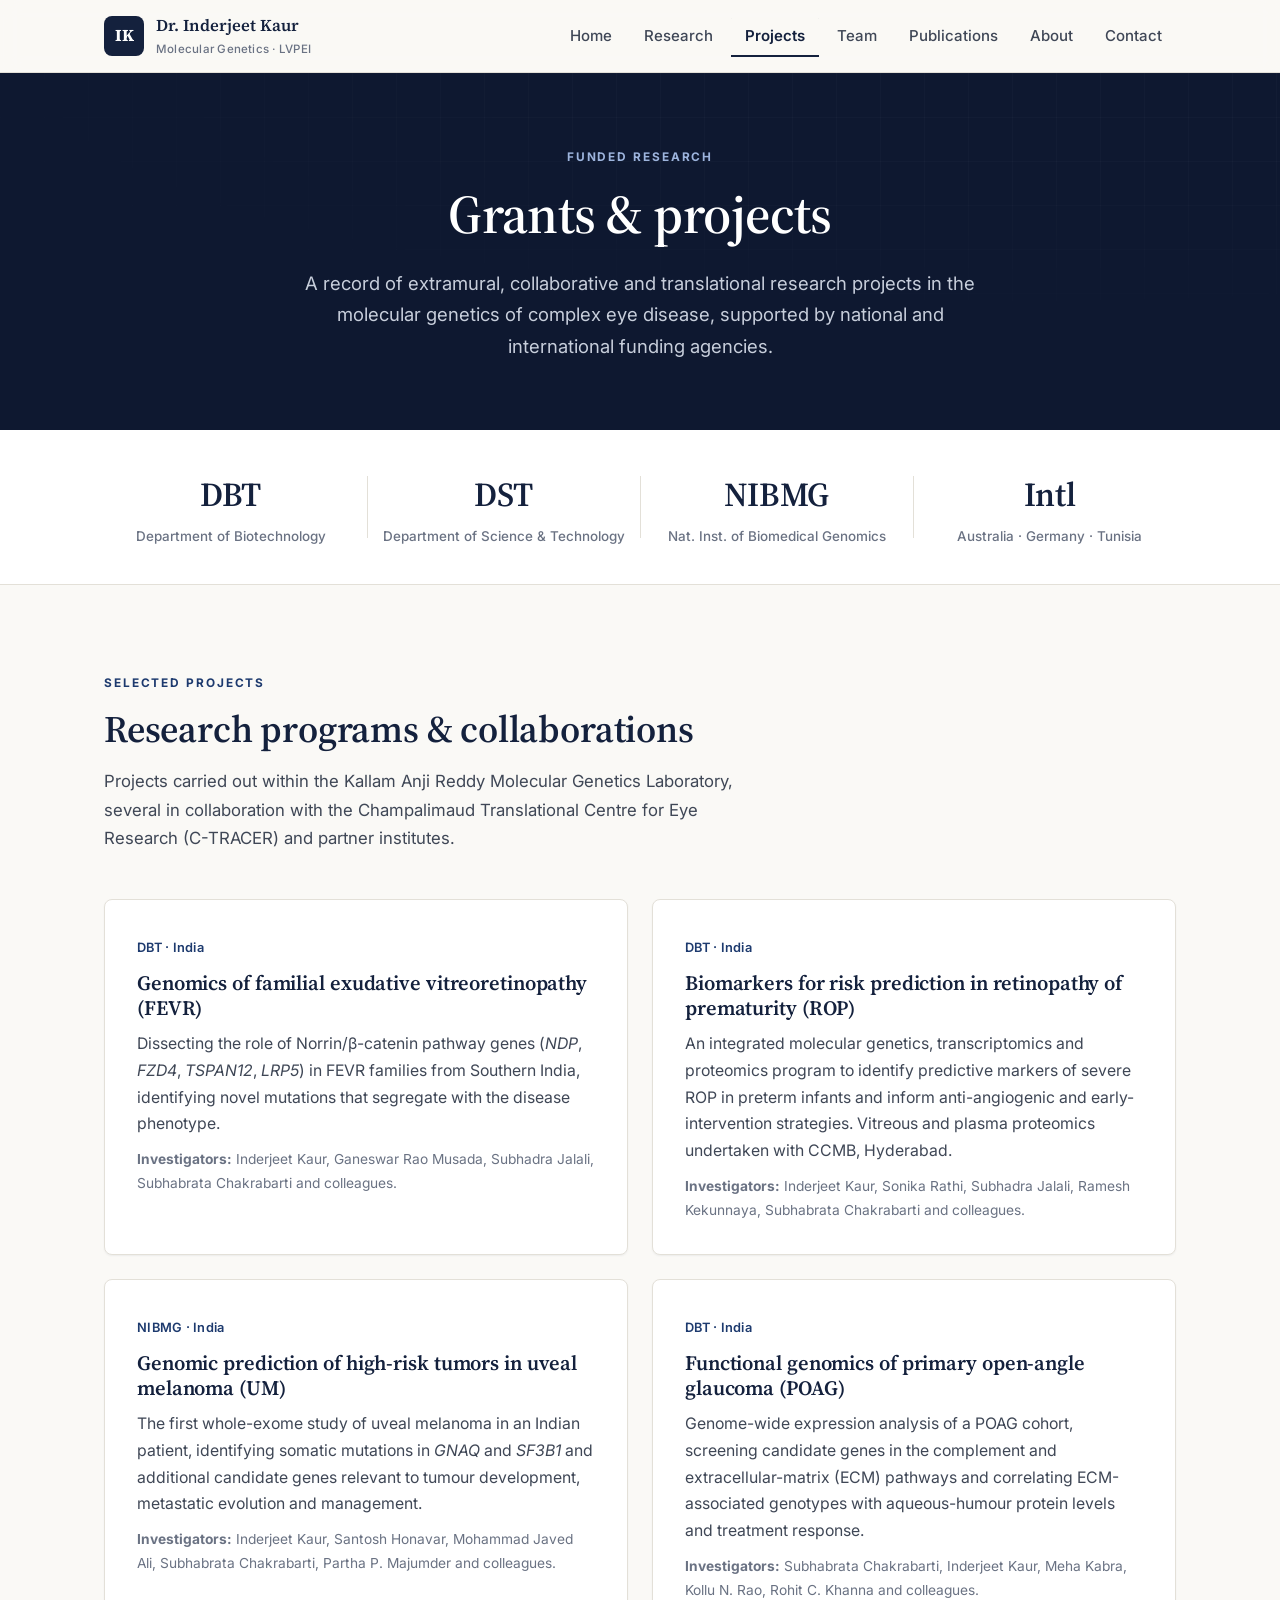
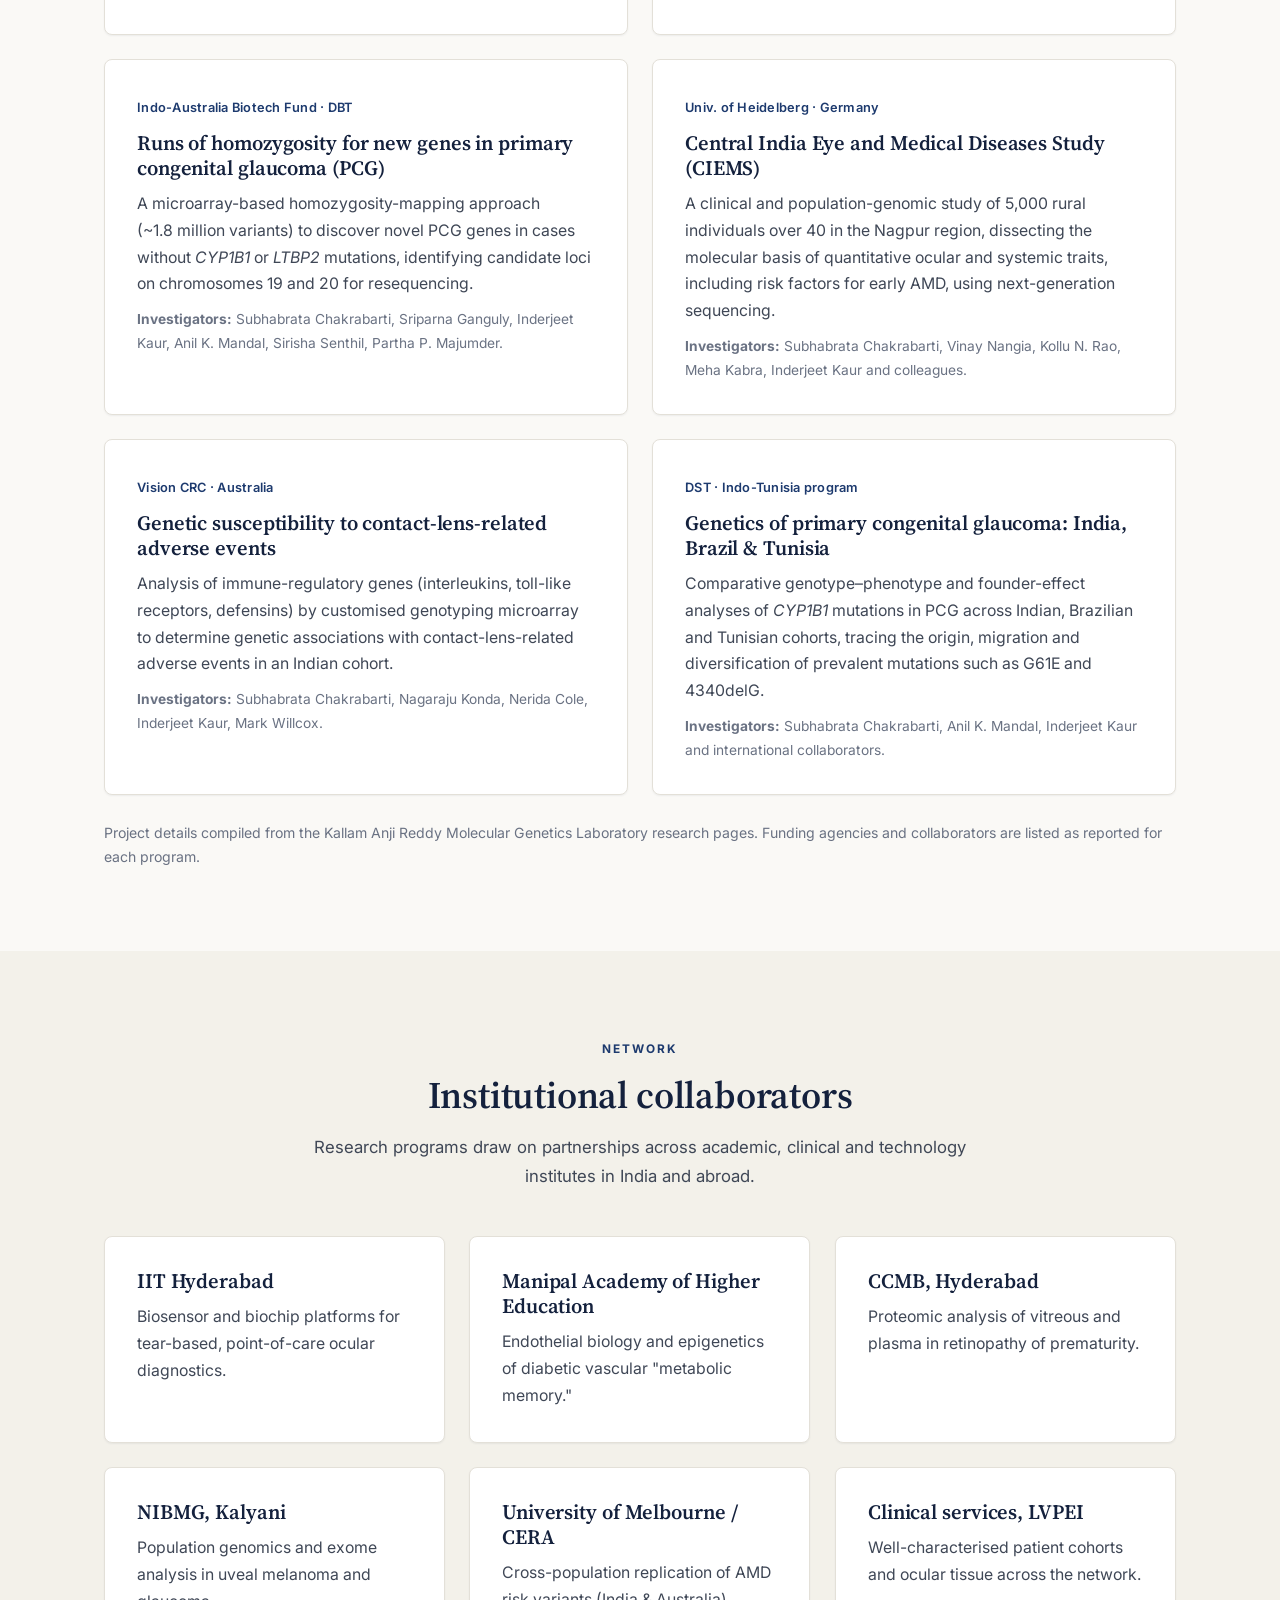
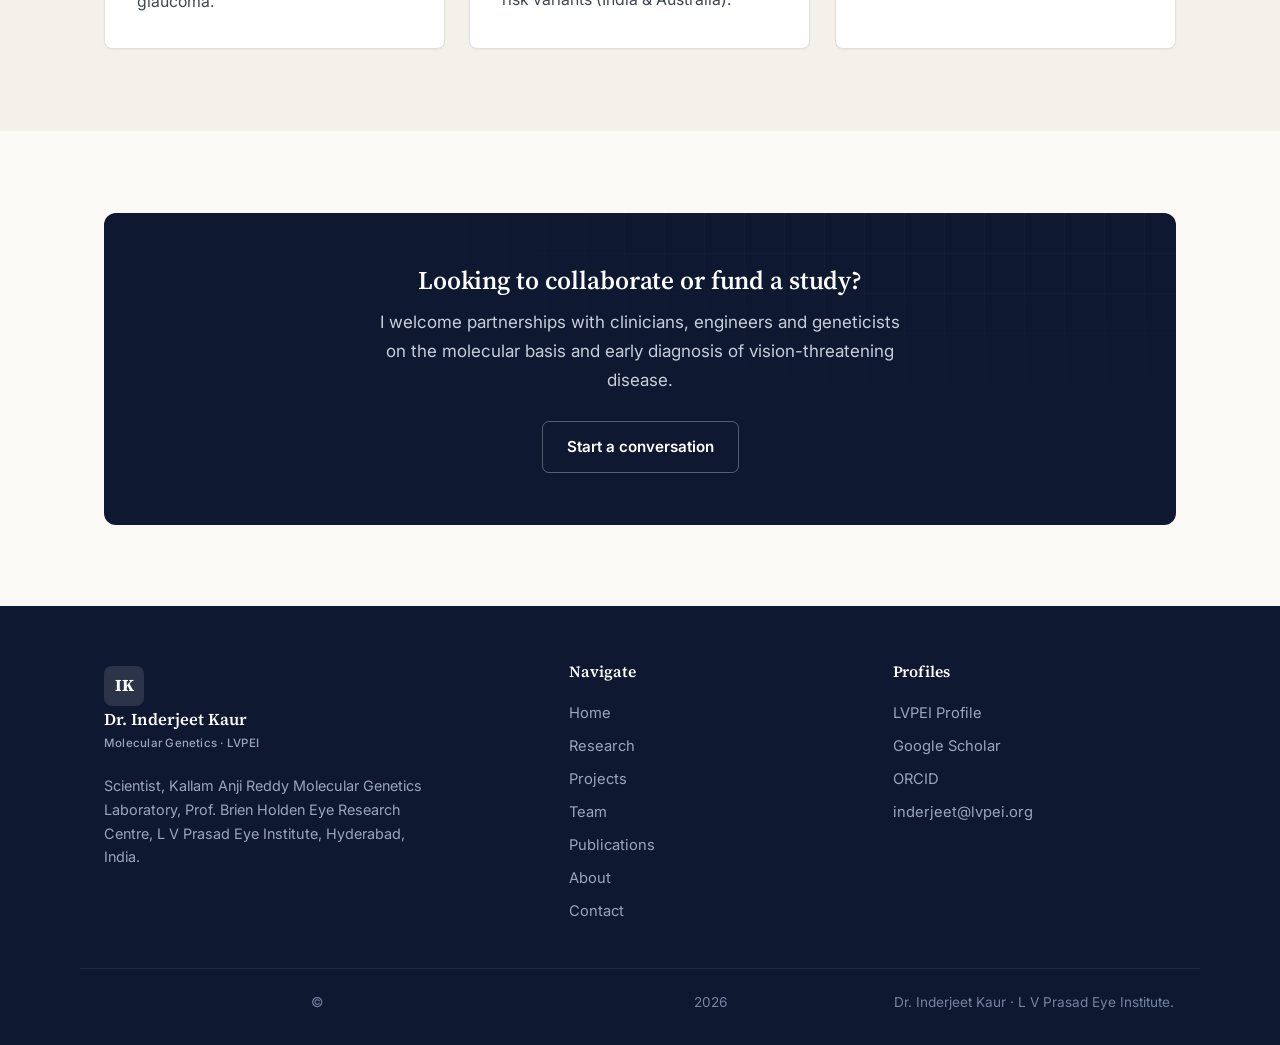
<file: projects.html>
<!DOCTYPE html>
<html lang="en">
<head>
<meta charset="UTF-8">
<meta name="viewport" content="width=device-width, initial-scale=1.0">
<title>Grants &amp; Projects | Dr. Inderjeet Kaur</title>
<meta name="description" content="Funded research projects and extramural grants led or co-led by Dr. Inderjeet Kaur at L V Prasad Eye Institute — spanning AMD, glaucoma, FEVR, retinopathy of prematurity, uveal melanoma and biomarker discovery.">
<link rel="canonical" href="projects.html">
<meta property="og:type" content="website">
<meta property="og:title" content="Grants & Projects | Dr. Inderjeet Kaur">
<meta property="og:description" content="Funded research projects and extramural grants in the molecular genetics of complex eye disease at L V Prasad Eye Institute.">
<link rel="icon" href="data:image/svg+xml,<svg xmlns='http://www.w3.org/2000/svg' viewBox='0 0 40 40'><rect width='40' height='40' rx='9' fill='%2314213d'/><text x='20' y='28' font-size='20' font-family='sans-serif' font-weight='800' fill='white' text-anchor='middle'>IK</text></svg>">
<link rel="preconnect" href="https://fonts.googleapis.com">
<link rel="preconnect" href="https://fonts.gstatic.com" crossorigin>
<link href="https://fonts.googleapis.com/css2?family=Inter:wght@400;500;600;700&family=Source+Serif+4:opsz,wght@8..60,400;8..60,500;8..60,600;8..60,700&display=swap" rel="stylesheet">
<link rel="stylesheet" href="style.css">
</head>
<body>

<header class="nav">
  <div class="wrap">
    <a class="brand" href="index.html">
      <span class="logo">IK</span>
      <span class="name">Dr. Inderjeet Kaur<span>Molecular Genetics · LVPEI</span></span>
    </a>
    <nav class="nav-links">
      <a href="index.html">Home</a>
      <a href="research.html">Research</a>
      <a href="projects.html" class="active">Projects</a>
      <a href="team.html">Team</a>
      <a href="publications.html">Publications</a>
      <a href="about.html">About</a>
      <a href="contact.html">Contact</a>
    </nav>
    <button class="nav-toggle" aria-label="Menu" aria-expanded="false" aria-controls="nav-links"><span></span><span></span><span></span></button>
  </div>
</header>

<!-- HERO -->
<section class="hero">
  <div class="wrap" style="grid-template-columns:1fr; text-align:center; padding:68px 24px;">
    <div>
      <span class="eyebrow">Funded research</span>
      <h1>Grants &amp; projects</h1>
      <p class="lede" style="margin:0 auto; max-width:56ch;">A record of extramural, collaborative and translational research projects in the molecular genetics of complex eye disease, supported by national and international funding agencies.</p>
    </div>
  </div>
</section>

<!-- FUNDERS STRIP -->
<section class="stats">
  <div class="wrap">
    <div class="stat"><div class="num"><span>DBT</span></div><div class="lab">Department of Biotechnology</div></div>
    <div class="stat"><div class="num"><span>DST</span></div><div class="lab">Department of Science &amp; Technology</div></div>
    <div class="stat"><div class="num"><span>NIBMG</span></div><div class="lab">Nat. Inst. of Biomedical Genomics</div></div>
    <div class="stat"><div class="num"><span>Intl</span></div><div class="lab">Australia · Germany · Tunisia</div></div>
  </div>
</section>

<!-- PROJECTS -->
<section class="block">
  <div class="wrap">
    <div class="section-head">
      <span class="eyebrow">Selected projects</span>
      <h2>Research programs &amp; collaborations</h2>
      <p>Projects carried out within the Kallam Anji Reddy Molecular Genetics Laboratory, several in collaboration with the Champalimaud Translational Centre for Eye Research (C-TRACER) and partner institutes.</p>
    </div>

    <div class="grid grid-2">

      <article class="card">
        <span class="tag" style="margin:0 0 12px;">DBT · India</span>
        <h3>Genomics of familial exudative vitreoretinopathy (FEVR)</h3>
        <p>Dissecting the role of Norrin/β-catenin pathway genes (<em>NDP</em>, <em>FZD4</em>, <em>TSPAN12</em>, <em>LRP5</em>) in FEVR families from Southern India, identifying novel mutations that segregate with the disease phenotype.</p>
        <p style="font-size:0.86rem; color:var(--muted); margin-top:10px;"><strong>Investigators:</strong> Inderjeet Kaur, Ganeswar Rao Musada, Subhadra Jalali, Subhabrata Chakrabarti and colleagues.</p>
      </article>

      <article class="card">
        <span class="tag" style="margin:0 0 12px;">DBT · India</span>
        <h3>Biomarkers for risk prediction in retinopathy of prematurity (ROP)</h3>
        <p>An integrated molecular genetics, transcriptomics and proteomics program to identify predictive markers of severe ROP in preterm infants and inform anti-angiogenic and early-intervention strategies. Vitreous and plasma proteomics undertaken with CCMB, Hyderabad.</p>
        <p style="font-size:0.86rem; color:var(--muted); margin-top:10px;"><strong>Investigators:</strong> Inderjeet Kaur, Sonika Rathi, Subhadra Jalali, Ramesh Kekunnaya, Subhabrata Chakrabarti and colleagues.</p>
      </article>

      <article class="card">
        <span class="tag" style="margin:0 0 12px;">NIBMG · India</span>
        <h3>Genomic prediction of high-risk tumors in uveal melanoma (UM)</h3>
        <p>The first whole-exome study of uveal melanoma in an Indian patient, identifying somatic mutations in <em>GNAQ</em> and <em>SF3B1</em> and additional candidate genes relevant to tumour development, metastatic evolution and management.</p>
        <p style="font-size:0.86rem; color:var(--muted); margin-top:10px;"><strong>Investigators:</strong> Inderjeet Kaur, Santosh Honavar, Mohammad Javed Ali, Subhabrata Chakrabarti, Partha P. Majumder and colleagues.</p>
      </article>

      <article class="card">
        <span class="tag" style="margin:0 0 12px;">DBT · India</span>
        <h3>Functional genomics of primary open-angle glaucoma (POAG)</h3>
        <p>Genome-wide expression analysis of a POAG cohort, screening candidate genes in the complement and extracellular-matrix (ECM) pathways and correlating ECM-associated genotypes with aqueous-humour protein levels and treatment response.</p>
        <p style="font-size:0.86rem; color:var(--muted); margin-top:10px;"><strong>Investigators:</strong> Subhabrata Chakrabarti, Inderjeet Kaur, Meha Kabra, Kollu N. Rao, Rohit C. Khanna and colleagues.</p>
      </article>

      <article class="card">
        <span class="tag" style="margin:0 0 12px;">Indo-Australia Biotech Fund · DBT</span>
        <h3>Runs of homozygosity for new genes in primary congenital glaucoma (PCG)</h3>
        <p>A microarray-based homozygosity-mapping approach (~1.8&nbsp;million variants) to discover novel PCG genes in cases without <em>CYP1B1</em> or <em>LTBP2</em> mutations, identifying candidate loci on chromosomes 19 and 20 for resequencing.</p>
        <p style="font-size:0.86rem; color:var(--muted); margin-top:10px;"><strong>Investigators:</strong> Subhabrata Chakrabarti, Sriparna Ganguly, Inderjeet Kaur, Anil K. Mandal, Sirisha Senthil, Partha P. Majumder.</p>
      </article>

      <article class="card">
        <span class="tag" style="margin:0 0 12px;">Univ. of Heidelberg · Germany</span>
        <h3>Central India Eye and Medical Diseases Study (CIEMS)</h3>
        <p>A clinical and population-genomic study of 5,000 rural individuals over 40 in the Nagpur region, dissecting the molecular basis of quantitative ocular and systemic traits, including risk factors for early AMD, using next-generation sequencing.</p>
        <p style="font-size:0.86rem; color:var(--muted); margin-top:10px;"><strong>Investigators:</strong> Subhabrata Chakrabarti, Vinay Nangia, Kollu N. Rao, Meha Kabra, Inderjeet Kaur and colleagues.</p>
      </article>

      <article class="card">
        <span class="tag" style="margin:0 0 12px;">Vision CRC · Australia</span>
        <h3>Genetic susceptibility to contact-lens-related adverse events</h3>
        <p>Analysis of immune-regulatory genes (interleukins, toll-like receptors, defensins) by customised genotyping microarray to determine genetic associations with contact-lens-related adverse events in an Indian cohort.</p>
        <p style="font-size:0.86rem; color:var(--muted); margin-top:10px;"><strong>Investigators:</strong> Subhabrata Chakrabarti, Nagaraju Konda, Nerida Cole, Inderjeet Kaur, Mark Willcox.</p>
      </article>

      <article class="card">
        <span class="tag" style="margin:0 0 12px;">DST · Indo-Tunisia program</span>
        <h3>Genetics of primary congenital glaucoma: India, Brazil &amp; Tunisia</h3>
        <p>Comparative genotype–phenotype and founder-effect analyses of <em>CYP1B1</em> mutations in PCG across Indian, Brazilian and Tunisian cohorts, tracing the origin, migration and diversification of prevalent mutations such as G61E and 4340delG.</p>
        <p style="font-size:0.86rem; color:var(--muted); margin-top:10px;"><strong>Investigators:</strong> Subhabrata Chakrabarti, Anil K. Mandal, Inderjeet Kaur and international collaborators.</p>
      </article>

    </div>

    <p style="margin-top:26px; color:var(--muted); font-size:0.88rem;">Project details compiled from the Kallam Anji Reddy Molecular Genetics Laboratory research pages. Funding agencies and collaborators are listed as reported for each program.</p>
  </div>
</section>

<!-- COLLABORATORS -->
<section class="block soft">
  <div class="wrap">
    <div class="section-head center">
      <span class="eyebrow">Network</span>
      <h2>Institutional collaborators</h2>
      <p>Research programs draw on partnerships across academic, clinical and technology institutes in India and abroad.</p>
    </div>
    <div class="grid grid-3">
      <article class="card"><h3>IIT Hyderabad</h3><p>Biosensor and biochip platforms for tear-based, point-of-care ocular diagnostics.</p></article>
      <article class="card"><h3>Manipal Academy of Higher Education</h3><p>Endothelial biology and epigenetics of diabetic vascular "metabolic memory."</p></article>
      <article class="card"><h3>CCMB, Hyderabad</h3><p>Proteomic analysis of vitreous and plasma in retinopathy of prematurity.</p></article>
      <article class="card"><h3>NIBMG, Kalyani</h3><p>Population genomics and exome analysis in uveal melanoma and glaucoma.</p></article>
      <article class="card"><h3>University of Melbourne / CERA</h3><p>Cross-population replication of AMD risk variants (India &amp; Australia).</p></article>
      <article class="card"><h3>Clinical services, LVPEI</h3><p>Well-characterised patient cohorts and ocular tissue across the network.</p></article>
    </div>
  </div>
</section>

<section class="block">
  <div class="wrap">
    <div class="cta-band">
      <h2>Looking to collaborate or fund a study?</h2>
      <p>I welcome partnerships with clinicians, engineers and geneticists on the molecular basis and early diagnosis of vision-threatening disease.</p>
      <a class="btn btn-ghost" href="contact.html">Start a conversation</a>
    </div>
  </div>
</section>

<footer class="footer">
  <div class="wrap">
    <div>
      <a class="brand" href="index.html">
        <span class="logo">IK</span>
        <span class="name">Dr. Inderjeet Kaur<span>Molecular Genetics · LVPEI</span></span>
      </a>
      <p class="about-blurb">Scientist, Kallam Anji Reddy Molecular Genetics Laboratory, Prof. Brien Holden Eye Research Centre, L V Prasad Eye Institute, Hyderabad, India.</p>
    </div>
    <div>
      <h4>Navigate</h4>
      <a href="index.html">Home</a><a href="research.html">Research</a><a href="projects.html">Projects</a><a href="team.html">Team</a><a href="publications.html">Publications</a><a href="about.html">About</a><a href="contact.html">Contact</a>
    </div>
    <div>
      <h4>Profiles</h4>
      <a href="https://www.lvpei.org/team-members/inderjeet-kaur/" target="_blank" rel="noopener">LVPEI Profile</a>
      <a href="https://scholar.google.com/citations?user=LuEJW80AAAAJ&hl=en" target="_blank" rel="noopener">Google Scholar</a>
      <a href="https://orcid.org/0000-0003-3660-5039" target="_blank" rel="noopener">ORCID</a>
      <a href="mailto:inderjeet@lvpei.org">inderjeet@lvpei.org</a>
    </div>
  </div>
  <div class="footer-bottom wrap">© <span id="yr"></span> Dr. Inderjeet Kaur · L V Prasad Eye Institute.</div>
</footer>

<script src="main.js"></script>
<script>document.getElementById('yr').textContent = new Date().getFullYear();</script>
</body>
</html>
</file>
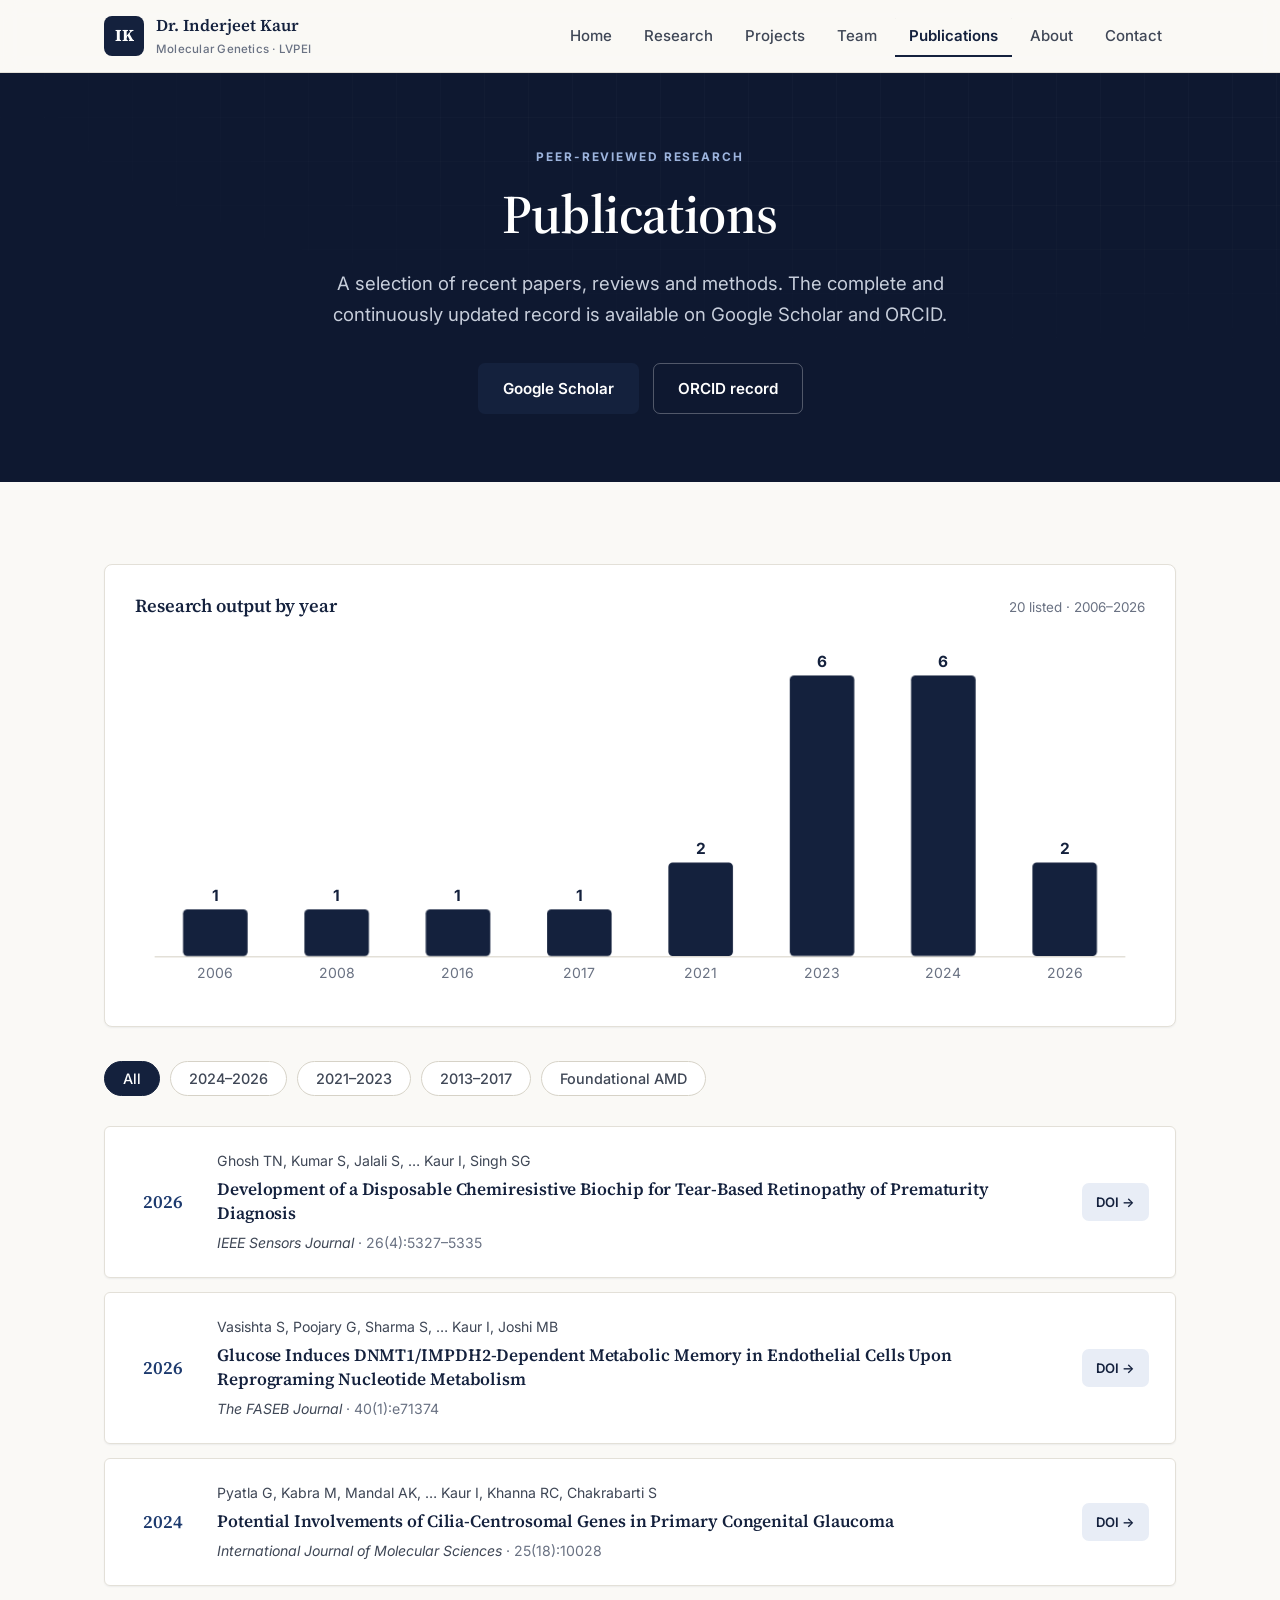
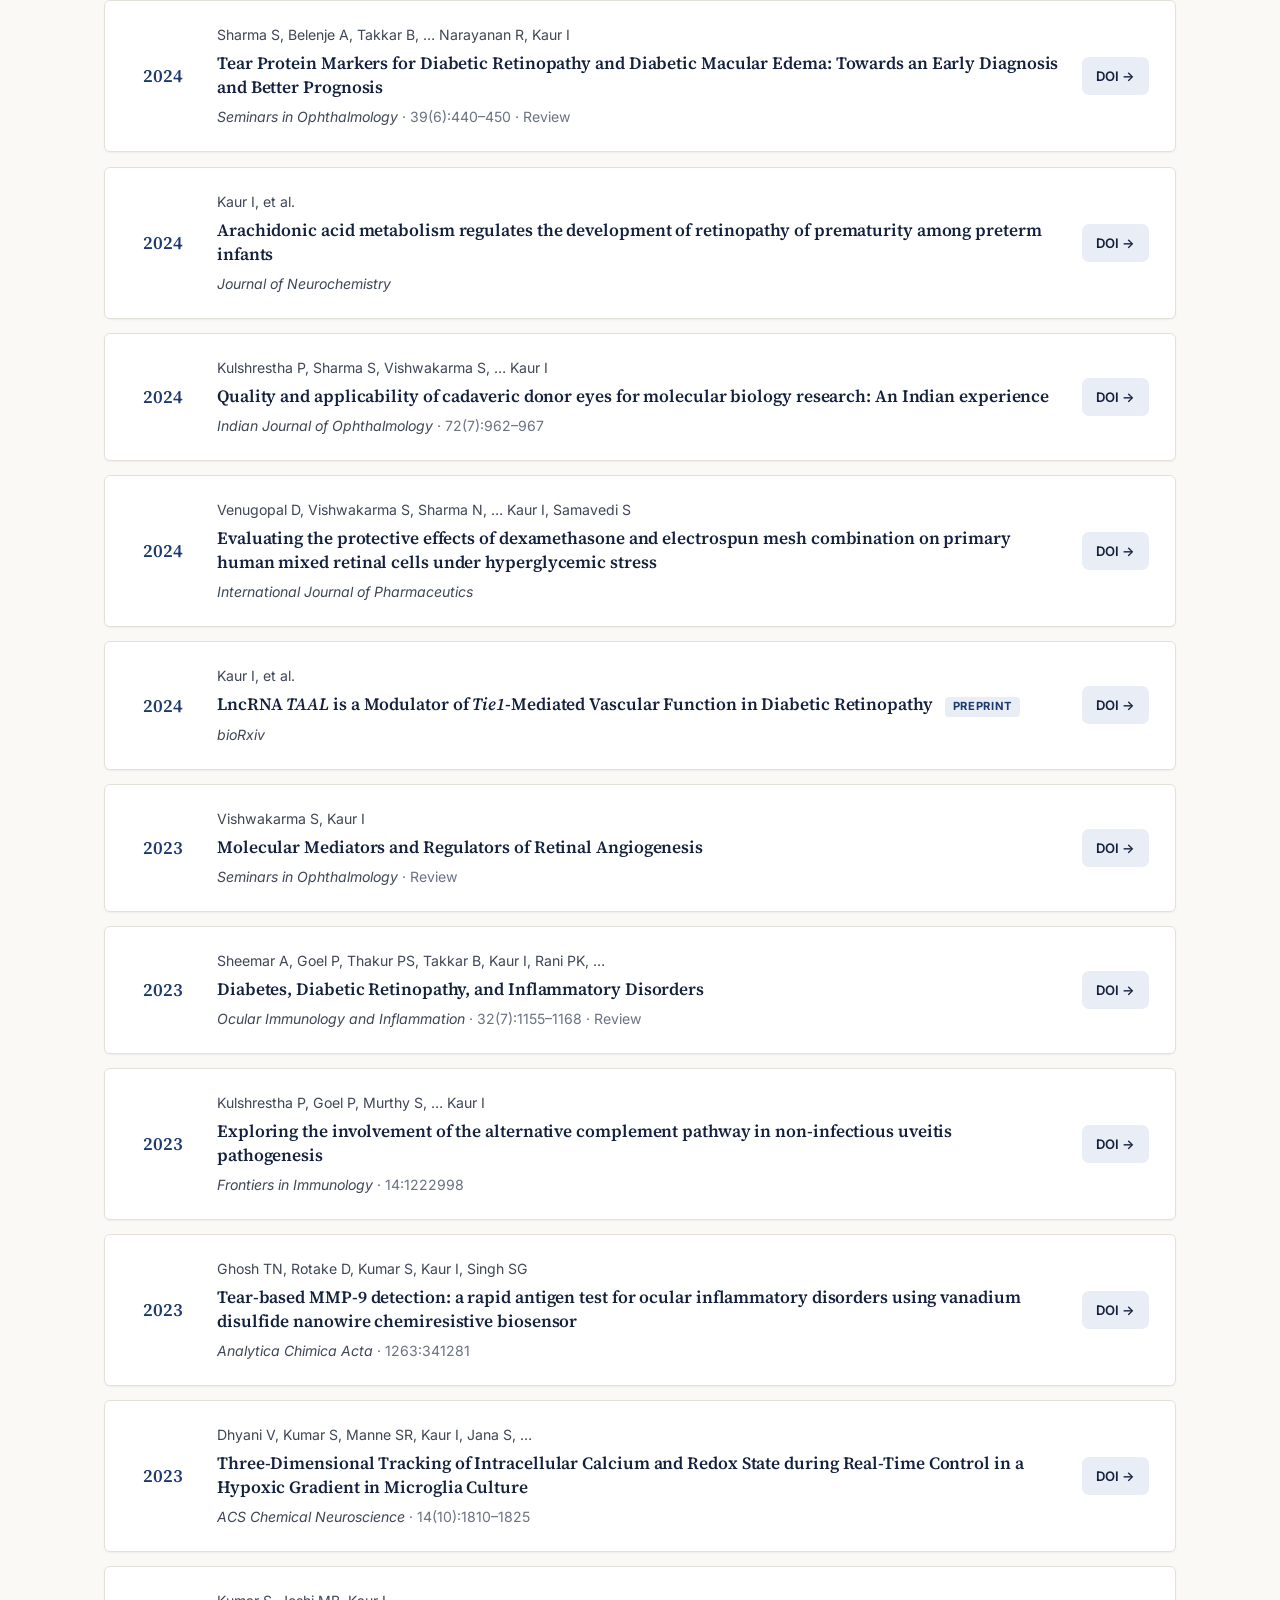
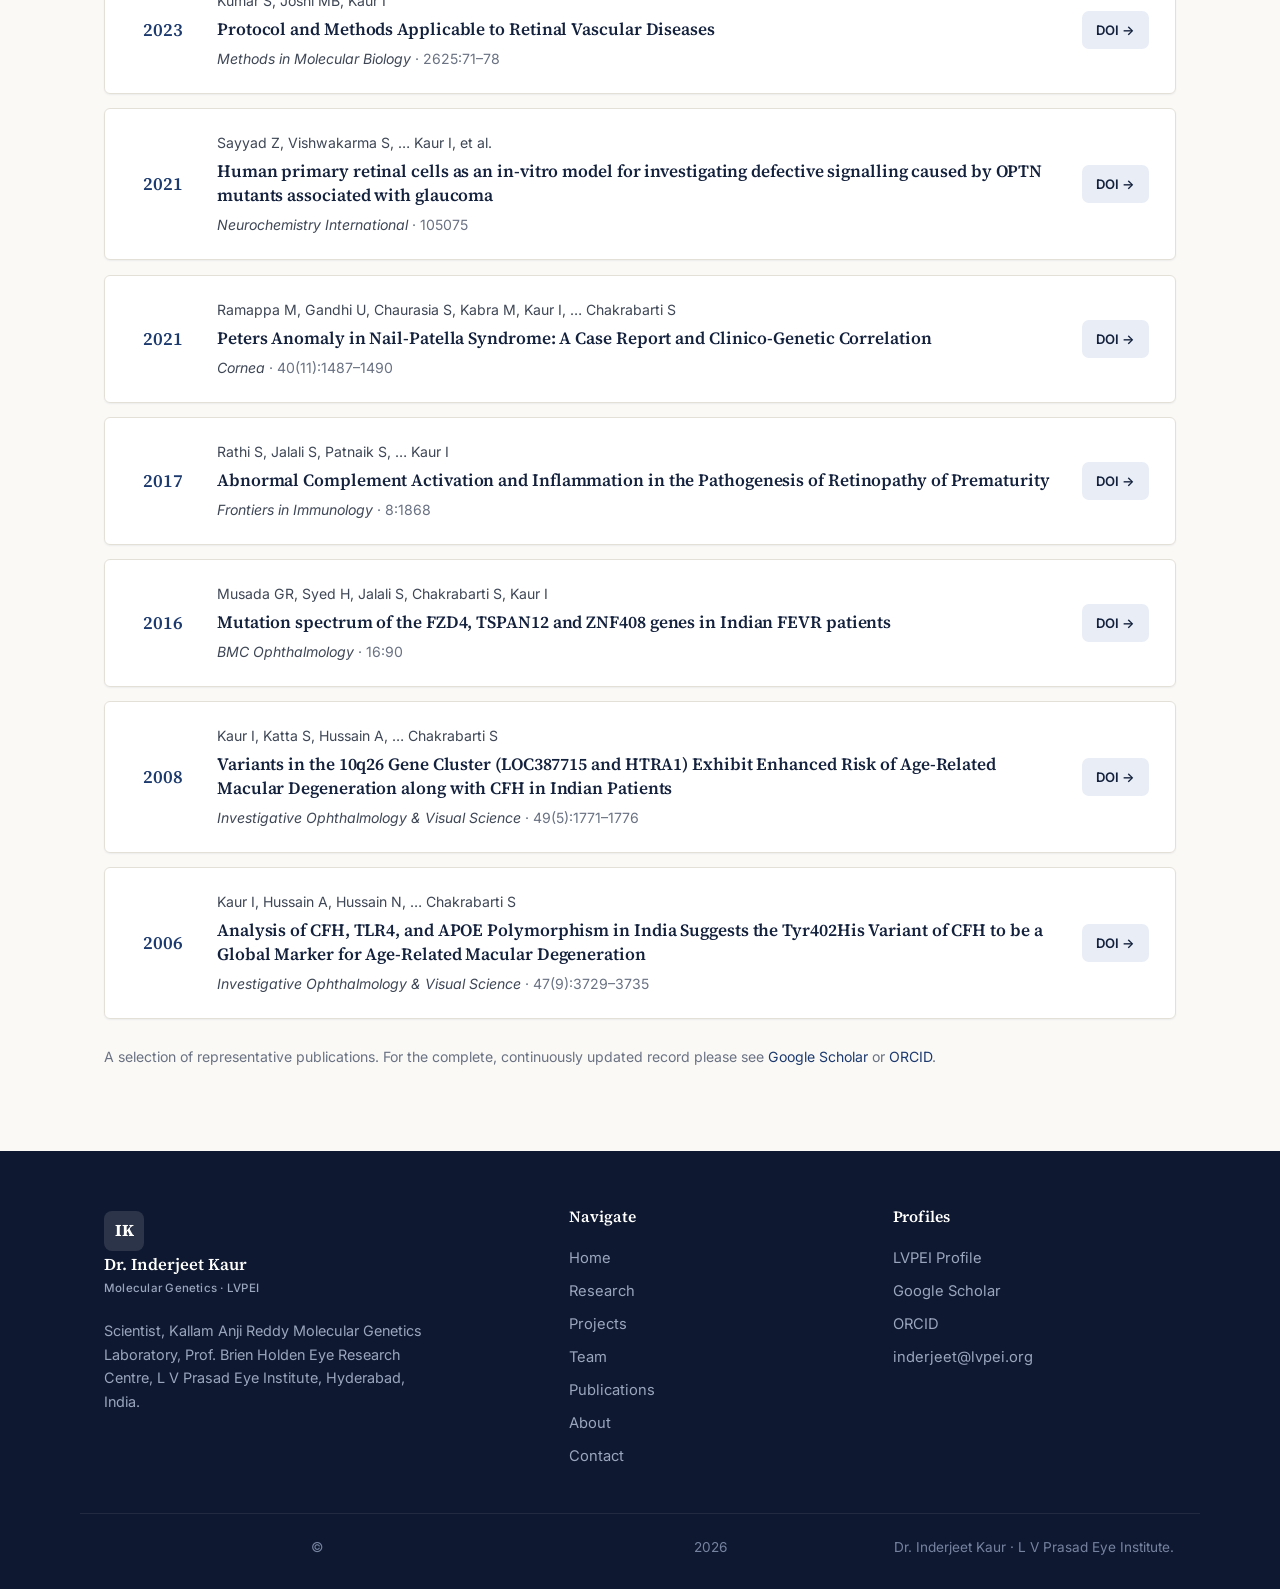
<file: publications.html>
<!DOCTYPE html>
<html lang="en">
<head>
<meta charset="UTF-8">
<meta name="viewport" content="width=device-width, initial-scale=1.0">
<title>Publications | Dr. Inderjeet Kaur</title>
<meta name="description" content="Selected peer-reviewed publications by Dr. Inderjeet Kaur, Molecular Genetics Scientist at L V Prasad Eye Institute — genetics of AMD, glaucoma, retinopathies and tear biomarkers.">
<link rel="canonical" href="publications.html">
<meta property="og:type" content="website">
<meta property="og:title" content="Publications | Dr. Inderjeet Kaur">
<meta property="og:description" content="Peer-reviewed research spanning the molecular genetics of AMD, glaucoma and the retinopathies, tear biomarkers and biosensors.">
<meta name="twitter:card" content="summary">
<link rel="icon" href="data:image/svg+xml,<svg xmlns='http://www.w3.org/2000/svg' viewBox='0 0 40 40'><rect width='40' height='40' rx='9' fill='%2314213d'/><text x='20' y='28' font-size='20' font-family='sans-serif' font-weight='800' fill='white' text-anchor='middle'>IK</text></svg>">
<link rel="preconnect" href="https://fonts.googleapis.com">
<link rel="preconnect" href="https://fonts.gstatic.com" crossorigin>
<link href="https://fonts.googleapis.com/css2?family=Inter:wght@400;500;600;700&family=Source+Serif+4:opsz,wght@8..60,400;8..60,500;8..60,600;8..60,700&display=swap" rel="stylesheet">
<link rel="stylesheet" href="style.css">
</head>
<body>

<header class="nav">
  <div class="wrap">
    <a class="brand" href="index.html">
      <span class="logo">IK</span>
      <span class="name">Dr. Inderjeet Kaur<span>Molecular Genetics · LVPEI</span></span>
    </a>
    <nav class="nav-links">
      <a href="index.html">Home</a>
      <a href="research.html">Research</a>
      <a href="projects.html">Projects</a>
      <a href="team.html">Team</a>
      <a href="publications.html" class="active">Publications</a>
      <a href="about.html">About</a>
      <a href="contact.html">Contact</a>
    </nav>
    <button class="nav-toggle" aria-label="Menu"><span></span><span></span><span></span></button>
  </div>
</header>

<section class="hero">
  <div class="wrap" style="grid-template-columns:1fr; text-align:center; padding:68px 24px;">
    <div>
      <span class="eyebrow">Peer-reviewed research</span>
      <h1>Publications</h1>
      <p class="lede" style="margin:0 auto; max-width:54ch;">A selection of recent papers, reviews and methods. The complete and continuously updated record is available on Google Scholar and ORCID.</p>
      <div class="hero-cta" style="justify-content:center;">
        <a class="btn btn-primary" href="https://scholar.google.com/citations?user=LuEJW80AAAAJ&hl=en" target="_blank" rel="noopener">Google Scholar</a>
        <a class="btn btn-ghost" href="https://orcid.org/0000-0003-3660-5039" target="_blank" rel="noopener">ORCID record</a>
      </div>
    </div>
  </div>
</section>

<section class="block">
  <div class="wrap">
    <div class="pub-chart" id="pubChart" hidden>
      <div class="ch-head">
        <h3>Research output by year</h3>
        <span id="pubChartMeta"></span>
      </div>
      <svg id="pubChartSvg" role="img" aria-label="Bar chart of publications per year."></svg>
    </div>

    <div class="pub-filters">
      <button class="active" onclick="filterPubs(this,'all')">All</button>
      <button onclick="filterPubs(this,'2024-2026')">2024–2026</button>
      <button onclick="filterPubs(this,'2021-2023')">2021–2023</button>
      <button onclick="filterPubs(this,'2013-2017')">2013–2017</button>
      <button onclick="filterPubs(this,'2006-2009')">Foundational AMD</button>
    </div>

    <div class="pub-list">

      <a class="pub" href="https://doi.org/10.1109/JSEN.2025.3645254" target="_blank" rel="noopener" data-year="2026">
        <div class="year">2026</div>
        <div class="meta">
          <div class="authors">Ghosh TN, Kumar S, Jalali S, … Kaur I, Singh SG</div>
          <h4>Development of a Disposable Chemiresistive Biochip for Tear-Based Retinopathy of Prematurity Diagnosis</h4>
          <div class="src"><em>IEEE Sensors Journal</em> · 26(4):5327–5335</div>
        </div>
        <span class="doi">DOI →</span>
      </a>

      <a class="pub" href="https://doi.org/10.1096/fj.202502260RR" target="_blank" rel="noopener" data-year="2026">
        <div class="year">2026</div>
        <div class="meta">
          <div class="authors">Vasishta S, Poojary G, Sharma S, … Kaur I, Joshi MB</div>
          <h4>Glucose Induces DNMT1/IMPDH2-Dependent Metabolic Memory in Endothelial Cells Upon Reprograming Nucleotide Metabolism</h4>
          <div class="src"><em>The FASEB Journal</em> · 40(1):e71374</div>
        </div>
        <span class="doi">DOI →</span>
      </a>

      <a class="pub" href="https://doi.org/10.3390/ijms251810028" target="_blank" rel="noopener" data-year="2024">
        <div class="year">2024</div>
        <div class="meta">
          <div class="authors">Pyatla G, Kabra M, Mandal AK, … Kaur I, Khanna RC, Chakrabarti S</div>
          <h4>Potential Involvements of Cilia-Centrosomal Genes in Primary Congenital Glaucoma</h4>
          <div class="src"><em>International Journal of Molecular Sciences</em> · 25(18):10028</div>
        </div>
        <span class="doi">DOI →</span>
      </a>

      <a class="pub" href="https://doi.org/10.1080/08820538.2024.2342266" target="_blank" rel="noopener" data-year="2024">
        <div class="year">2024</div>
        <div class="meta">
          <div class="authors">Sharma S, Belenje A, Takkar B, … Narayanan R, Kaur I</div>
          <h4>Tear Protein Markers for Diabetic Retinopathy and Diabetic Macular Edema: Towards an Early Diagnosis and Better Prognosis</h4>
          <div class="src"><em>Seminars in Ophthalmology</em> · 39(6):440–450 · Review</div>
        </div>
        <span class="doi">DOI →</span>
      </a>

      <a class="pub" href="https://doi.org/10.1111/jnc.16190" target="_blank" rel="noopener" data-year="2024">
        <div class="year">2024</div>
        <div class="meta">
          <div class="authors">Kaur I, et&nbsp;al.</div>
          <h4>Arachidonic acid metabolism regulates the development of retinopathy of prematurity among preterm infants</h4>
          <div class="src"><em>Journal of Neurochemistry</em></div>
        </div>
        <span class="doi">DOI →</span>
      </a>

      <a class="pub" href="https://doi.org/10.4103/IJO.IJO_2553_23" target="_blank" rel="noopener" data-year="2024">
        <div class="year">2024</div>
        <div class="meta">
          <div class="authors">Kulshrestha P, Sharma S, Vishwakarma S, … Kaur I</div>
          <h4>Quality and applicability of cadaveric donor eyes for molecular biology research: An Indian experience</h4>
          <div class="src"><em>Indian Journal of Ophthalmology</em> · 72(7):962–967</div>
        </div>
        <span class="doi">DOI →</span>
      </a>

      <a class="pub" href="https://doi.org/10.1016/j.ijpharm.2024.123768" target="_blank" rel="noopener" data-year="2024">
        <div class="year">2024</div>
        <div class="meta">
          <div class="authors">Venugopal D, Vishwakarma S, Sharma N, … Kaur I, Samavedi S</div>
          <h4>Evaluating the protective effects of dexamethasone and electrospun mesh combination on primary human mixed retinal cells under hyperglycemic stress</h4>
          <div class="src"><em>International Journal of Pharmaceutics</em></div>
        </div>
        <span class="doi">DOI →</span>
      </a>

      <a class="pub" href="https://doi.org/10.1101/2024.09.13.612383" target="_blank" rel="noopener" data-year="2024">
        <div class="year">2024</div>
        <div class="meta">
          <div class="authors">Kaur I, et&nbsp;al.</div>
          <h4>LncRNA <em>TAAL</em> is a Modulator of <em>Tie1</em>-Mediated Vascular Function in Diabetic Retinopathy <span class="pub-badge">Preprint</span></h4>
          <div class="src"><em>bioRxiv</em></div>
        </div>
        <span class="doi">DOI →</span>
      </a>

      <a class="pub" href="https://doi.org/10.1080/08820538.2022.2152706" target="_blank" rel="noopener" data-year="2023">
        <div class="year">2023</div>
        <div class="meta">
          <div class="authors">Vishwakarma S, Kaur I</div>
          <h4>Molecular Mediators and Regulators of Retinal Angiogenesis</h4>
          <div class="src"><em>Seminars in Ophthalmology</em> · Review</div>
        </div>
        <span class="doi">DOI →</span>
      </a>

      <a class="pub" href="https://doi.org/10.1080/09273948.2023.2203742" target="_blank" rel="noopener" data-year="2023">
        <div class="year">2023</div>
        <div class="meta">
          <div class="authors">Sheemar A, Goel P, Thakur PS, Takkar B, Kaur I, Rani PK, …</div>
          <h4>Diabetes, Diabetic Retinopathy, and Inflammatory Disorders</h4>
          <div class="src"><em>Ocular Immunology and Inflammation</em> · 32(7):1155–1168 · Review</div>
        </div>
        <span class="doi">DOI →</span>
      </a>

      <a class="pub" href="https://doi.org/10.3389/fimmu.2023.1222998" target="_blank" rel="noopener" data-year="2023">
        <div class="year">2023</div>
        <div class="meta">
          <div class="authors">Kulshrestha P, Goel P, Murthy S, … Kaur I</div>
          <h4>Exploring the involvement of the alternative complement pathway in non-infectious uveitis pathogenesis</h4>
          <div class="src"><em>Frontiers in Immunology</em> · 14:1222998</div>
        </div>
        <span class="doi">DOI →</span>
      </a>

      <a class="pub" href="https://doi.org/10.1016/j.aca.2023.341281" target="_blank" rel="noopener" data-year="2023">
        <div class="year">2023</div>
        <div class="meta">
          <div class="authors">Ghosh TN, Rotake D, Kumar S, Kaur I, Singh SG</div>
          <h4>Tear-based MMP-9 detection: a rapid antigen test for ocular inflammatory disorders using vanadium disulfide nanowire chemiresistive biosensor</h4>
          <div class="src"><em>Analytica Chimica Acta</em> · 1263:341281</div>
        </div>
        <span class="doi">DOI →</span>
      </a>

      <a class="pub" href="https://doi.org/10.1021/acschemneuro.2c00807" target="_blank" rel="noopener" data-year="2023">
        <div class="year">2023</div>
        <div class="meta">
          <div class="authors">Dhyani V, Kumar S, Manne SR, Kaur I, Jana S, …</div>
          <h4>Three-Dimensional Tracking of Intracellular Calcium and Redox State during Real-Time Control in a Hypoxic Gradient in Microglia Culture</h4>
          <div class="src"><em>ACS Chemical Neuroscience</em> · 14(10):1810–1825</div>
        </div>
        <span class="doi">DOI →</span>
      </a>

      <a class="pub" href="https://doi.org/10.1007/978-1-0716-2966-6_6" target="_blank" rel="noopener" data-year="2023">
        <div class="year">2023</div>
        <div class="meta">
          <div class="authors">Kumar S, Joshi MB, Kaur I</div>
          <h4>Protocol and Methods Applicable to Retinal Vascular Diseases</h4>
          <div class="src"><em>Methods in Molecular Biology</em> · 2625:71–78</div>
        </div>
        <span class="doi">DOI →</span>
      </a>

      <a class="pub" href="https://doi.org/10.1016/j.neuint.2021.105075" target="_blank" rel="noopener" data-year="2021">
        <div class="year">2021</div>
        <div class="meta">
          <div class="authors">Sayyad Z, Vishwakarma S, … Kaur I, et&nbsp;al.</div>
          <h4>Human primary retinal cells as an in-vitro model for investigating defective signalling caused by OPTN mutants associated with glaucoma</h4>
          <div class="src"><em>Neurochemistry International</em> · 105075</div>
        </div>
        <span class="doi">DOI →</span>
      </a>

      <a class="pub" href="https://doi.org/10.1097/ICO.0000000000002731" target="_blank" rel="noopener" data-year="2021">
        <div class="year">2021</div>
        <div class="meta">
          <div class="authors">Ramappa M, Gandhi U, Chaurasia S, Kabra M, Kaur I, … Chakrabarti S</div>
          <h4>Peters Anomaly in Nail-Patella Syndrome: A Case Report and Clinico-Genetic Correlation</h4>
          <div class="src"><em>Cornea</em> · 40(11):1487–1490</div>
        </div>
        <span class="doi">DOI →</span>
      </a>

      <a class="pub" href="https://doi.org/10.3389/fimmu.2017.01868" target="_blank" rel="noopener" data-year="2017">
        <div class="year">2017</div>
        <div class="meta">
          <div class="authors">Rathi S, Jalali S, Patnaik S, … Kaur I</div>
          <h4>Abnormal Complement Activation and Inflammation in the Pathogenesis of Retinopathy of Prematurity</h4>
          <div class="src"><em>Frontiers in Immunology</em> · 8:1868</div>
        </div>
        <span class="doi">DOI →</span>
      </a>

      <a class="pub" href="https://doi.org/10.1186/s12886-016-0236-y" target="_blank" rel="noopener" data-year="2016">
        <div class="year">2016</div>
        <div class="meta">
          <div class="authors">Musada GR, Syed H, Jalali S, Chakrabarti S, Kaur I</div>
          <h4>Mutation spectrum of the FZD4, TSPAN12 and ZNF408 genes in Indian FEVR patients</h4>
          <div class="src"><em>BMC Ophthalmology</em> · 16:90</div>
        </div>
        <span class="doi">DOI →</span>
      </a>

      <a class="pub" href="https://doi.org/10.1167/iovs.07-0560" target="_blank" rel="noopener" data-year="2008">
        <div class="year">2008</div>
        <div class="meta">
          <div class="authors">Kaur I, Katta S, Hussain A, … Chakrabarti S</div>
          <h4>Variants in the 10q26 Gene Cluster (LOC387715 and HTRA1) Exhibit Enhanced Risk of Age-Related Macular Degeneration along with CFH in Indian Patients</h4>
          <div class="src"><em>Investigative Ophthalmology &amp; Visual Science</em> · 49(5):1771–1776</div>
        </div>
        <span class="doi">DOI →</span>
      </a>

      <a class="pub" href="https://doi.org/10.1167/iovs.05-1430" target="_blank" rel="noopener" data-year="2006">
        <div class="year">2006</div>
        <div class="meta">
          <div class="authors">Kaur I, Hussain A, Hussain N, … Chakrabarti S</div>
          <h4>Analysis of CFH, TLR4, and APOE Polymorphism in India Suggests the Tyr402His Variant of CFH to be a Global Marker for Age-Related Macular Degeneration</h4>
          <div class="src"><em>Investigative Ophthalmology &amp; Visual Science</em> · 47(9):3729–3735</div>
        </div>
        <span class="doi">DOI →</span>
      </a>

    </div>

    <p style="margin-top:26px; color:var(--muted); font-size:0.88rem;">A selection of representative publications. For the complete, continuously updated record please see <a href="https://scholar.google.com/citations?user=LuEJW80AAAAJ&hl=en" target="_blank" rel="noopener">Google Scholar</a> or <a href="https://orcid.org/0000-0003-3660-5039" target="_blank" rel="noopener">ORCID</a>.</p>
  </div>
</section>

<footer class="footer">
  <div class="wrap">
    <div>
      <a class="brand" href="index.html">
        <span class="logo">IK</span>
        <span class="name">Dr. Inderjeet Kaur<span>Molecular Genetics · LVPEI</span></span>
      </a>
      <p class="about-blurb">Scientist, Kallam Anji Reddy Molecular Genetics Laboratory, Prof. Brien Holden Eye Research Centre, L V Prasad Eye Institute, Hyderabad, India.</p>
    </div>
    <div>
      <h4>Navigate</h4>
      <a href="index.html">Home</a><a href="research.html">Research</a><a href="projects.html">Projects</a><a href="team.html">Team</a><a href="publications.html">Publications</a><a href="about.html">About</a><a href="contact.html">Contact</a>
    </div>
    <div>
      <h4>Profiles</h4>
      <a href="https://www.lvpei.org/team-members/inderjeet-kaur/" target="_blank" rel="noopener">LVPEI Profile</a>
      <a href="https://scholar.google.com/citations?user=LuEJW80AAAAJ&hl=en" target="_blank" rel="noopener">Google Scholar</a>
      <a href="https://orcid.org/0000-0003-3660-5039" target="_blank" rel="noopener">ORCID</a>
      <a href="mailto:inderjeet@lvpei.org">inderjeet@lvpei.org</a>
    </div>
  </div>
  <div class="footer-bottom wrap">© <span id="yr"></span> Dr. Inderjeet Kaur · L V Prasad Eye Institute.</div>
</footer>

<script src="main.js"></script>
<script>document.getElementById('yr').textContent = new Date().getFullYear();</script>
</body>
</html>
</file>
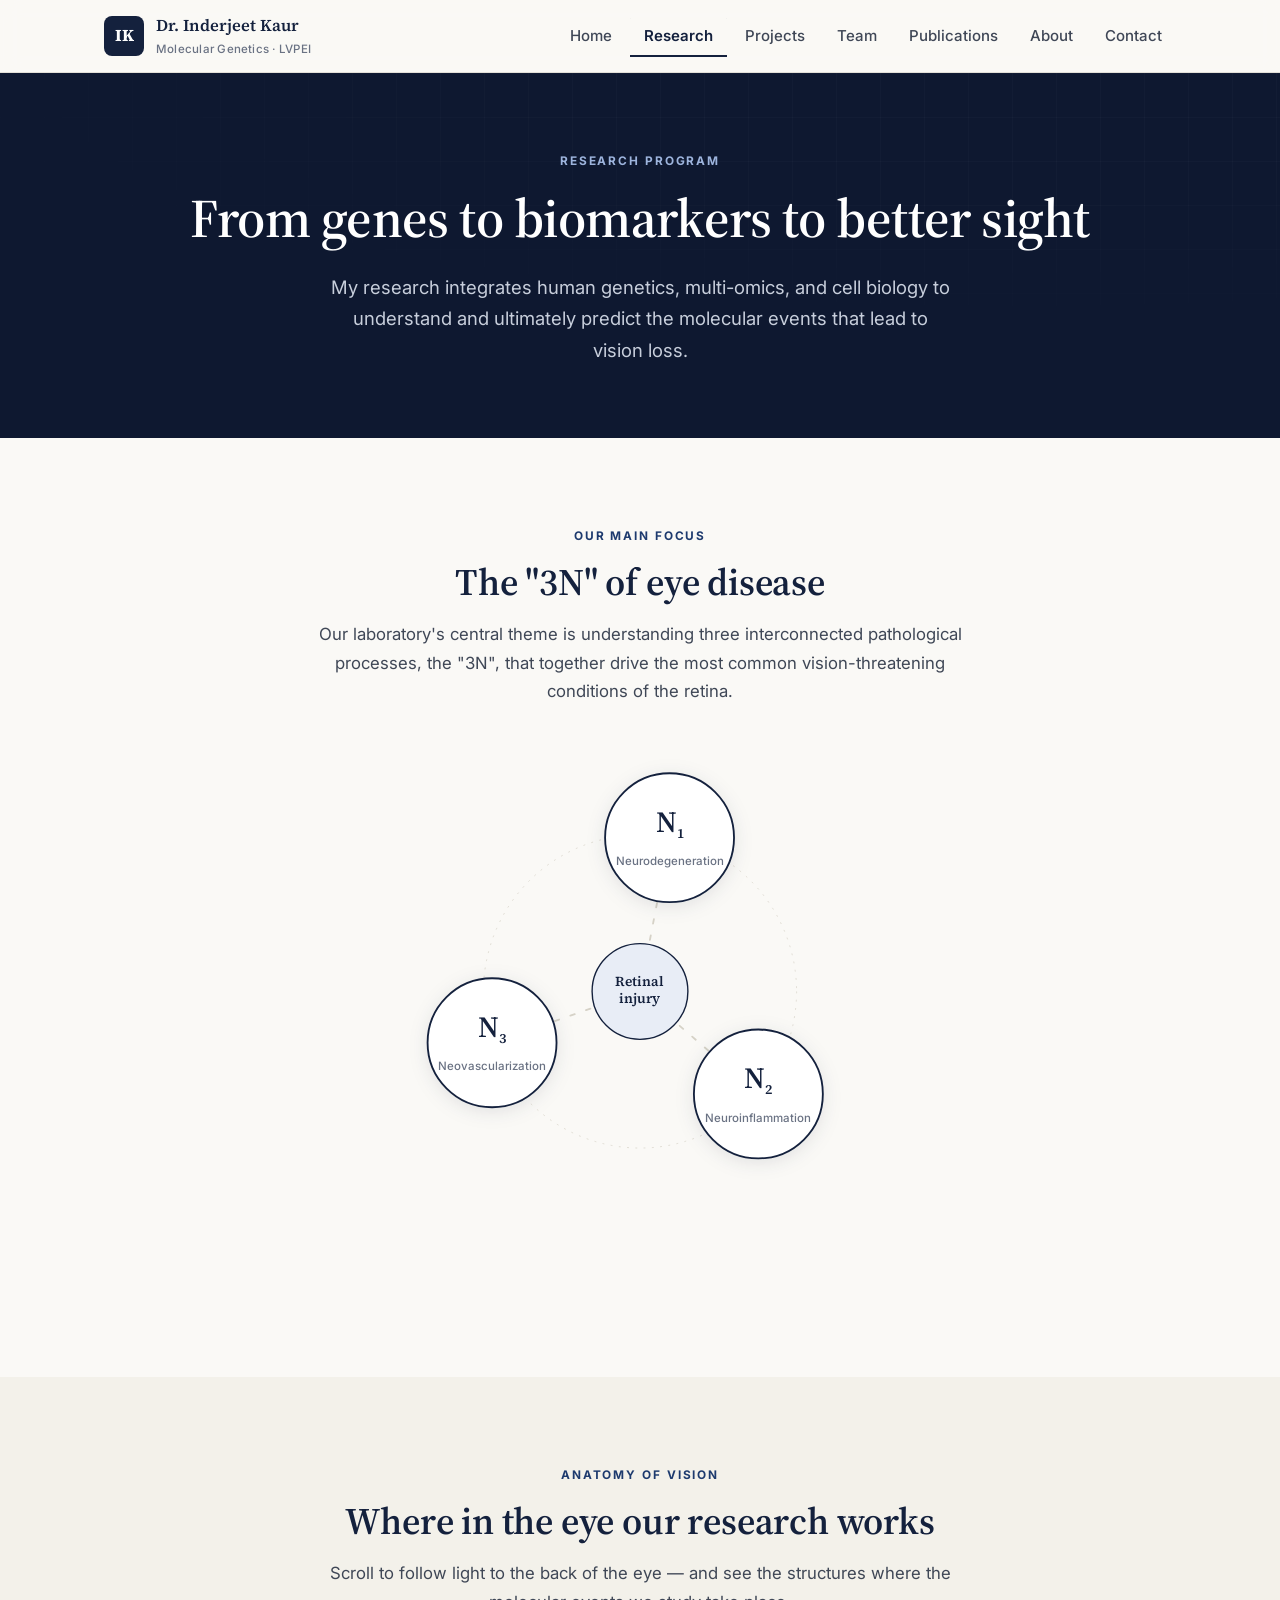
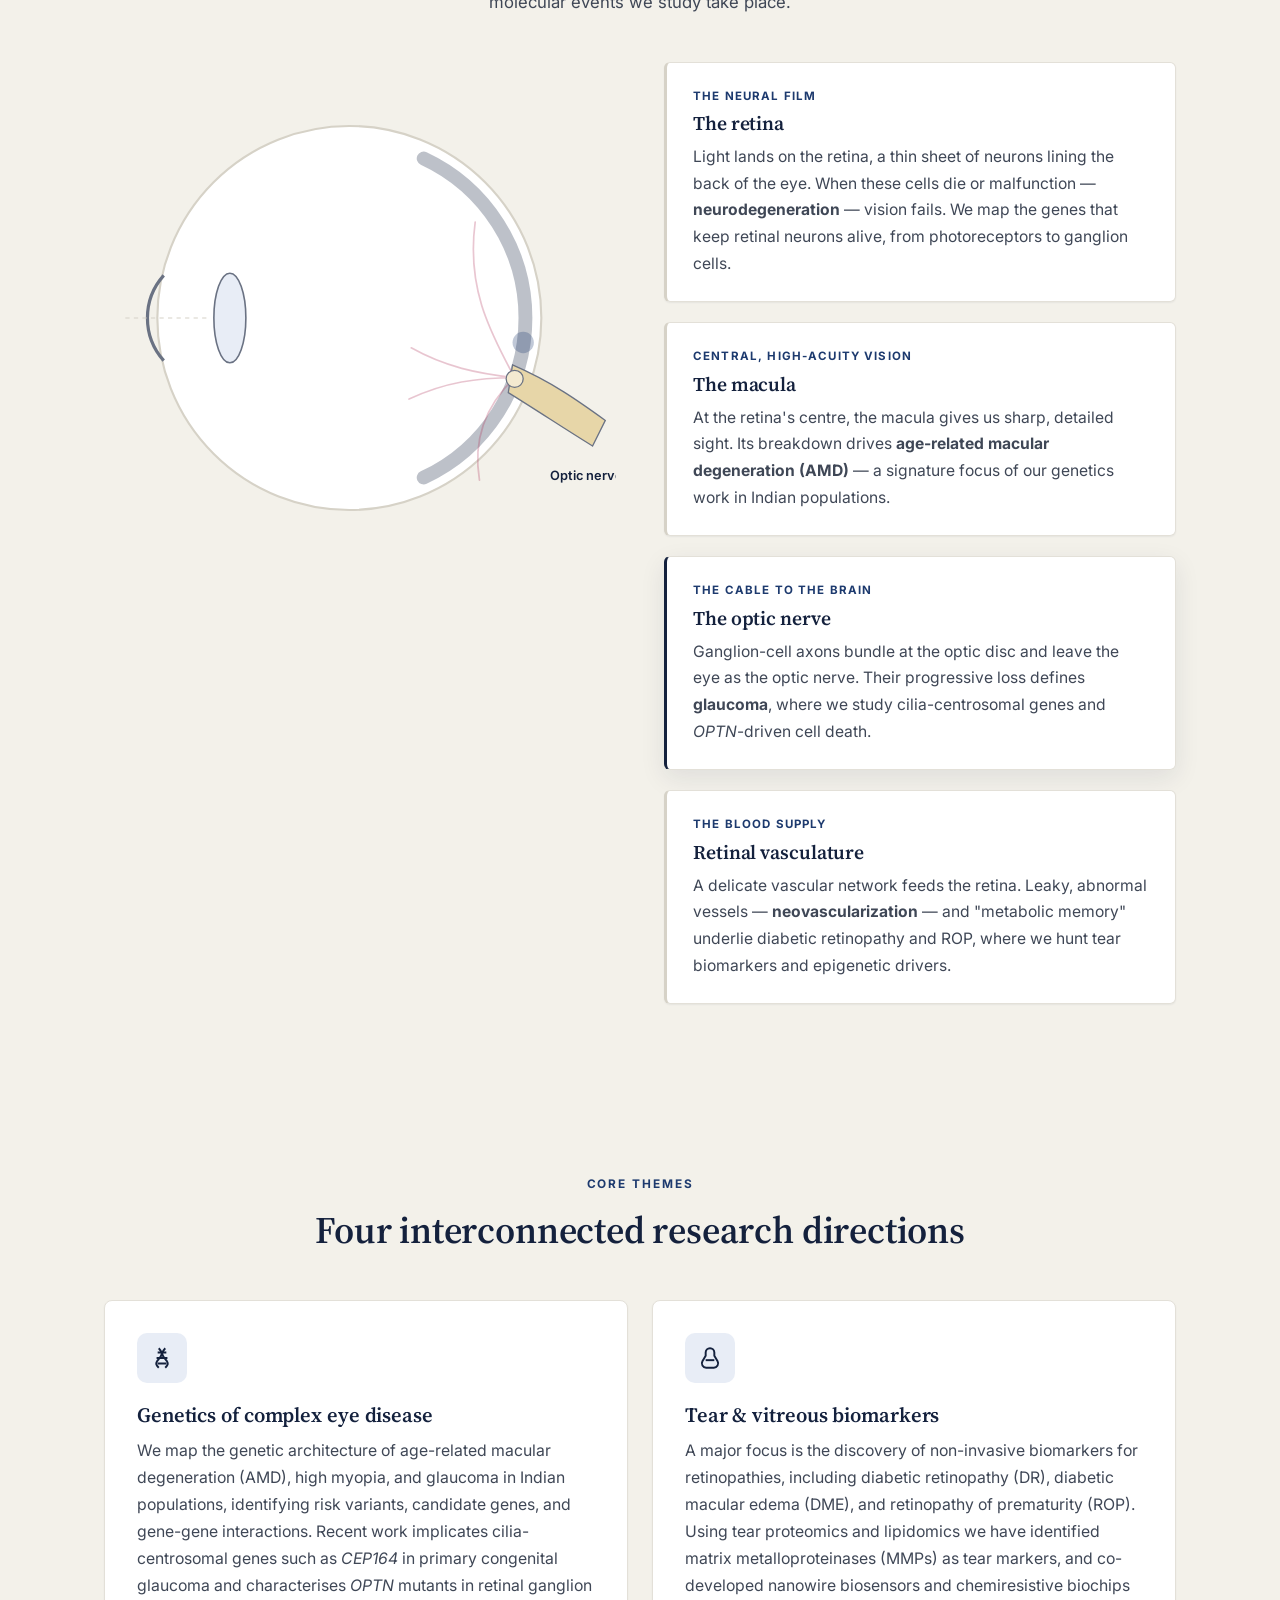
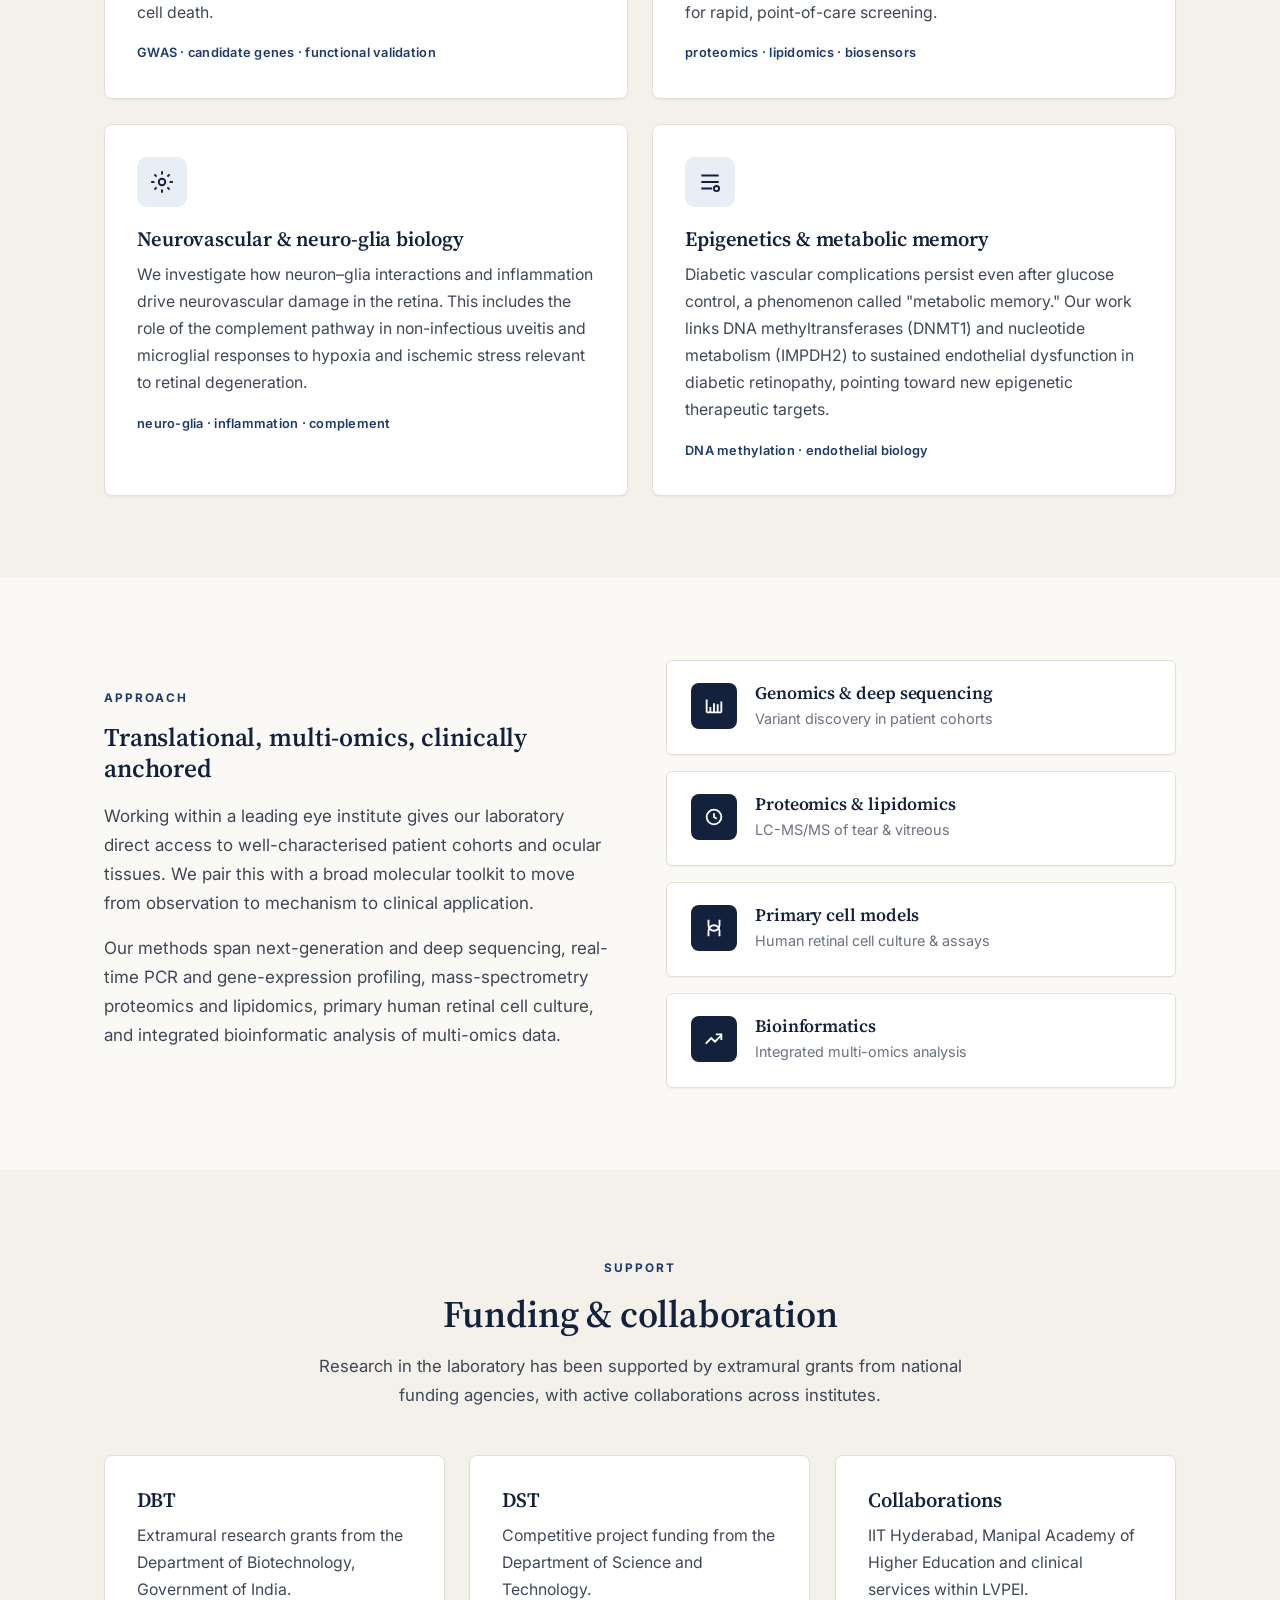
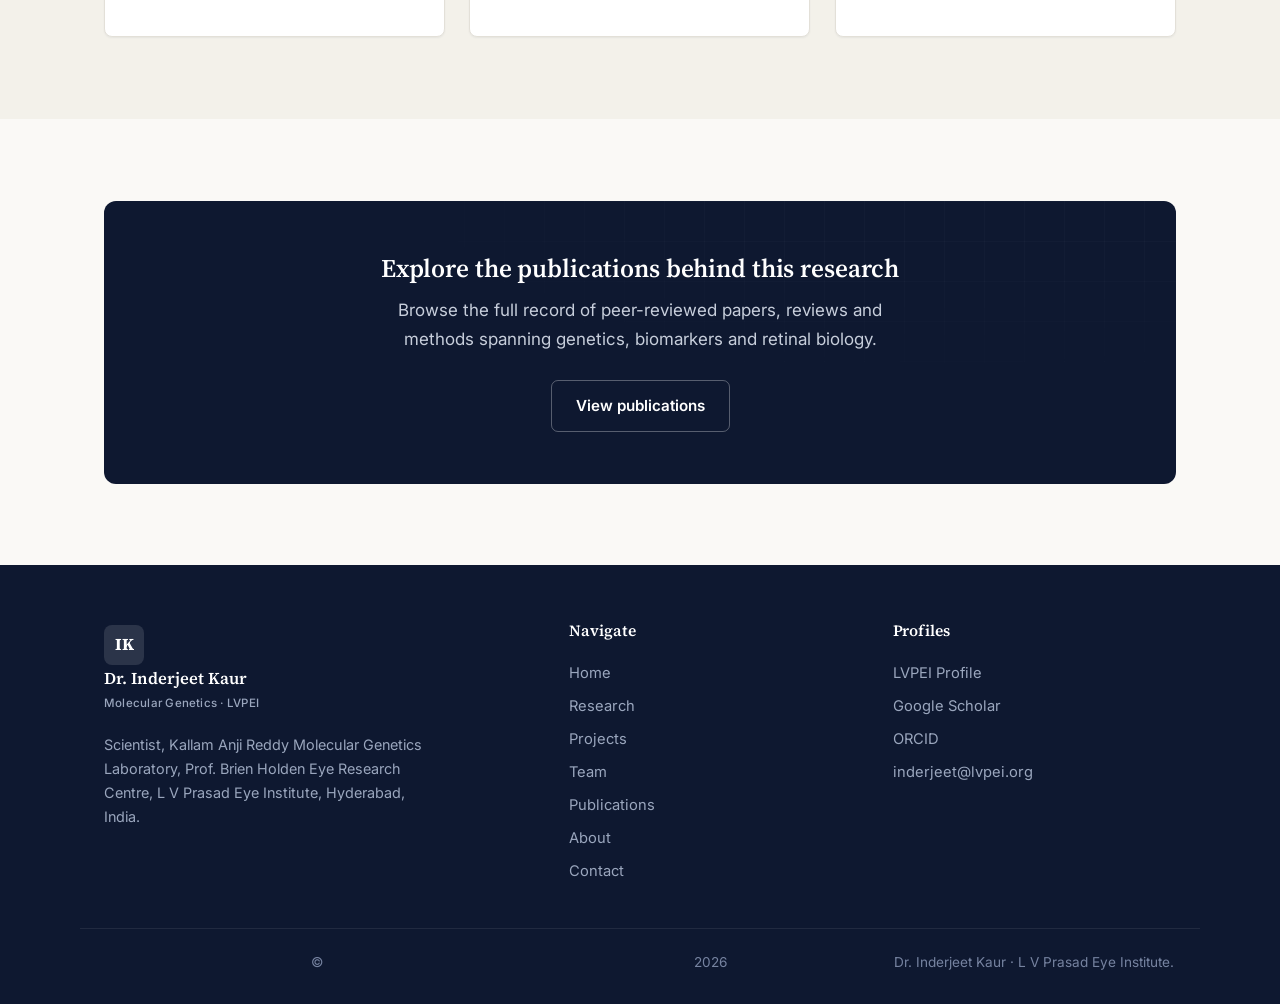
<file: research.html>
<!DOCTYPE html>
<html lang="en">
<head>
<meta charset="UTF-8">
<meta name="viewport" content="width=device-width, initial-scale=1.0">
<title>Research | Dr. Inderjeet Kaur</title>
<meta name="description" content="Research themes of Dr. Inderjeet Kaur: genetics of complex eye disease, tear and vitreous biomarkers, neurovascular and epigenetic mechanisms of retinal disease.">
<link rel="canonical" href="research.html">
<meta property="og:type" content="website">
<meta property="og:title" content="Research | Dr. Inderjeet Kaur">
<meta property="og:description" content="The 3N of eye disease — neurodegeneration, neuroinflammation, neovascularization — and four interconnected research directions from genes to biomarkers.">
<meta property="og:image" content="https://www.lvpei.org/wp-content/uploads/2026/04/Inderjeet-Kaur-1-683x1024.jpg">
<meta name="twitter:card" content="summary_large_image">
<link rel="icon" href="data:image/svg+xml,<svg xmlns='http://www.w3.org/2000/svg' viewBox='0 0 40 40'><rect width='40' height='40' rx='9' fill='%2314213d'/><text x='20' y='28' font-size='20' font-family='sans-serif' font-weight='800' fill='white' text-anchor='middle'>IK</text></svg>">
<link rel="preconnect" href="https://fonts.googleapis.com">
<link rel="preconnect" href="https://fonts.gstatic.com" crossorigin>
<link href="https://fonts.googleapis.com/css2?family=Inter:wght@400;500;600;700&family=Source+Serif+4:opsz,wght@8..60,400;8..60,500;8..60,600;8..60,700&display=swap" rel="stylesheet">
<link rel="stylesheet" href="style.css">
</head>
<body>

<header class="nav">
  <div class="wrap">
    <a class="brand" href="index.html">
      <span class="logo">IK</span>
      <span class="name">Dr. Inderjeet Kaur<span>Molecular Genetics · LVPEI</span></span>
    </a>
    <nav class="nav-links">
      <a href="index.html">Home</a>
      <a href="research.html" class="active">Research</a>
      <a href="projects.html">Projects</a>
      <a href="team.html">Team</a>
      <a href="publications.html">Publications</a>
      <a href="about.html">About</a>
      <a href="contact.html">Contact</a>
    </nav>
    <button class="nav-toggle" aria-label="Menu"><span></span><span></span><span></span></button>
  </div>
</header>

<!-- PAGE HERO -->
<section class="hero">
  <div class="wrap" style="grid-template-columns:1fr; text-align:center; padding:72px 24px;">
    <div>
      <span class="eyebrow">Research program</span>
      <h1>From genes to biomarkers to better sight</h1>
      <p class="lede" style="margin:0 auto; max-width:52ch;">My research integrates human genetics, multi-omics, and cell biology to understand and ultimately predict the molecular events that lead to vision loss.</p>
    </div>
  </div>
</section>

<!-- 3N FOCUS -->
<section class="block">
  <div class="wrap">
    <div class="section-head center">
      <span class="eyebrow">Our main focus</span>
      <h2>The "3N" of eye disease</h2>
      <p>Our laboratory's central theme is understanding three interconnected pathological processes, the "3N", that together drive the most common vision-threatening conditions of the retina.</p>
    </div>
    <div class="threen-viz" id="threenViz">
      <svg viewBox="0 0 760 520" role="img" aria-label="Orbital diagram of the 3N: neurodegeneration, neuroinflammation and neovascularization revolving around, and converging on, retinal injury.">
        <!-- orbit track -->
        <circle class="orbit-track" cx="380" cy="260" r="170"/>

        <!-- spokes: energy flowing from each N into the hub -->
        <g class="links" fill="none">
          <line class="n-link link-1" x1="380" y1="90"  x2="380" y2="260"/>
          <line class="n-link link-2" x1="527" y1="345" x2="380" y2="260"/>
          <line class="n-link link-3" x1="233" y1="345" x2="380" y2="260"/>
        </g>

        <!-- central hub with breathing pulse rings -->
        <g class="core" aria-hidden="true">
          <circle class="core-pulse"    cx="380" cy="260" r="52"/>
          <circle class="core-pulse d2" cx="380" cy="260" r="52"/>
          <circle class="core-disc"     cx="380" cy="260" r="52"/>
          <text x="380" y="254" text-anchor="middle" font-size="15">Retinal</text>
          <text x="380" y="273" text-anchor="middle" font-size="15">injury</text>
        </g>

        <!-- orbiting N-nodes (positions animated in main.js; labels stay upright) -->
        <g class="n-node" data-n="1" tabindex="0" role="button" aria-label="Neurodegeneration" transform="translate(380,90)">
          <circle class="n-disc" r="70"/>
          <text class="n-title" y="-6" text-anchor="middle" font-size="32">N<tspan font-size="15" dy="6">1</tspan></text>
          <text class="n-sub" y="30" text-anchor="middle" font-size="12.5">Neurodegeneration</text>
        </g>
        <g class="n-node" data-n="2" tabindex="0" role="button" aria-label="Neuroinflammation" transform="translate(527,345)">
          <circle class="n-disc" r="70"/>
          <text class="n-title" y="-6" text-anchor="middle" font-size="32">N<tspan font-size="15" dy="6">2</tspan></text>
          <text class="n-sub" y="30" text-anchor="middle" font-size="12.5">Neuroinflammation</text>
        </g>
        <g class="n-node" data-n="3" tabindex="0" role="button" aria-label="Neovascularization" transform="translate(233,345)">
          <circle class="n-disc" r="70"/>
          <text class="n-title" y="-6" text-anchor="middle" font-size="32">N<tspan font-size="15" dy="6">3</tspan></text>
          <text class="n-sub" y="30" text-anchor="middle" font-size="12.5">Neovascularization</text>
        </g>
      </svg>

      <div class="threen-detail" id="threenDetail" aria-live="polite"></div>
    </div>
    <template id="threenCopy">
      <p data-n="1"><strong>Neurodegeneration —</strong> loss and dysfunction of retinal neurons, including retinal ganglion cells in glaucoma and photoreceptors in degeneration, and the molecular signals that trigger their death.</p>
      <p data-n="2"><strong>Neuroinflammation —</strong> microglial activation, complement and inflammatory signalling that amplify retinal injury in diabetic retinopathy, uveitis and age-related disease.</p>
      <p data-n="3"><strong>Neovascularization —</strong> abnormal, leaky blood-vessel growth and neurovascular breakdown that characterise diabetic retinopathy, retinopathy of prematurity and wet AMD.</p>
    </template>
  </div>
</section>

<!-- EYE ANATOMY SCROLLYTELLING -->
<section class="block soft">
  <div class="wrap">
    <div class="section-head center">
      <span class="eyebrow">Anatomy of vision</span>
      <h2>Where in the eye our research works</h2>
      <p>Scroll to follow light to the back of the eye — and see the structures where the molecular events we study take place.</p>
    </div>

    <div class="eye-scrolly" id="eyeScrolly">
      <div class="eye-sticky">
        <svg viewBox="0 0 480 480" role="img" aria-label="Cross-section of the human eye highlighting the retina, macula, optic nerve and retinal vasculature.">
          <!-- globe -->
          <circle cx="230" cy="240" r="180" fill="var(--paper)" stroke="var(--line-strong)" stroke-width="2"/>
          <!-- cornea -->
          <path d="M56 200 A 60 60 0 0 0 56 280" fill="none" stroke="var(--muted)" stroke-width="3"/>
          <!-- lens -->
          <ellipse cx="118" cy="240" rx="15" ry="42" fill="var(--accent-soft)" stroke="var(--muted)" stroke-width="1.5"/>
          <!-- light ray -->
          <path d="M20 240 H100" stroke="var(--line-strong)" stroke-width="1" stroke-dasharray="4 4"/>

          <!-- retina lining (posterior) -->
          <path id="p-retina" class="eye-part lit" d="M299.7 90.4 A165 165 0 0 1 299.7 389.6"
                fill="none" stroke="var(--navy)" stroke-width="13" stroke-linecap="round"/>
          <!-- retinal vasculature -->
          <g id="p-vessels" class="eye-part lit" fill="none" stroke="#b0345a" stroke-width="1.6" stroke-linecap="round">
            <path d="M385 296 C 360 250, 340 210, 348 150"/>
            <path d="M385 296 C 360 320, 345 350, 352 392"/>
            <path d="M385 296 C 350 296, 320 300, 286 316"/>
            <path d="M385 296 C 350 292, 320 286, 288 268"/>
          </g>
          <!-- macula -->
          <circle id="p-macula" class="eye-part lit" cx="393" cy="263" r="10" fill="var(--accent)"/>
          <!-- optic disc + nerve -->
          <g id="p-optic" class="eye-part lit">
            <path d="M383 284 C 420 300, 445 318, 470 336 L 458 360 C 432 344, 408 328, 379 310 Z" fill="#e7d6a8" stroke="var(--muted)" stroke-width="1.2"/>
            <circle cx="385" cy="297" r="8" fill="#f4ead0" stroke="var(--muted)" stroke-width="1.2"/>
          </g>

          <!-- labels -->
          <text class="eye-label" id="l-retina" x="150" y="70" text-anchor="middle">Retina</text>
          <text class="eye-label" id="l-macula" x="452" y="250" text-anchor="middle">Macula</text>
          <text class="eye-label" id="l-optic"  x="452" y="392" text-anchor="middle">Optic nerve</text>
          <text class="eye-label" id="l-vessels" x="300" y="60" text-anchor="middle">Vessels</text>
        </svg>
      </div>

      <div class="eye-steps" id="eyeSteps">
        <div class="eye-step" data-part="retina">
          <div class="st-eyebrow">The neural film</div>
          <h3>The retina</h3>
          <p>Light lands on the retina, a thin sheet of neurons lining the back of the eye. When these cells die or malfunction — <strong>neurodegeneration</strong> — vision fails. We map the genes that keep retinal neurons alive, from photoreceptors to ganglion cells.</p>
        </div>
        <div class="eye-step" data-part="macula">
          <div class="st-eyebrow">Central, high-acuity vision</div>
          <h3>The macula</h3>
          <p>At the retina's centre, the macula gives us sharp, detailed sight. Its breakdown drives <strong>age-related macular degeneration (AMD)</strong> — a signature focus of our genetics work in Indian populations.</p>
        </div>
        <div class="eye-step" data-part="optic">
          <div class="st-eyebrow">The cable to the brain</div>
          <h3>The optic nerve</h3>
          <p>Ganglion-cell axons bundle at the optic disc and leave the eye as the optic nerve. Their progressive loss defines <strong>glaucoma</strong>, where we study cilia-centrosomal genes and <em>OPTN</em>-driven cell death.</p>
        </div>
        <div class="eye-step" data-part="vessels">
          <div class="st-eyebrow">The blood supply</div>
          <h3>Retinal vasculature</h3>
          <p>A delicate vascular network feeds the retina. Leaky, abnormal vessels — <strong>neovascularization</strong> — and "metabolic memory" underlie diabetic retinopathy and ROP, where we hunt tear biomarkers and epigenetic drivers.</p>
        </div>
      </div>
    </div>
  </div>
</section>

<!-- THEMES -->
<section class="block soft">
  <div class="wrap">
    <div class="section-head center">
      <span class="eyebrow">Core themes</span>
      <h2>Four interconnected research directions</h2>
    </div>

    <div class="grid grid-2">
      <article class="card">
        <div class="ic"><svg viewBox="0 0 24 24" fill="none" stroke="currentColor" stroke-width="1.8"><path d="M9 3c4 4 2 6 6 10s2 6 0 8M15 3c-4 4-2 6-6 10s-2 6 0 8"/><path d="M8 7h8M7 12h10M8 17h8"/></svg></div>
        <h3>Genetics of complex eye disease</h3>
        <p>We map the genetic architecture of age-related macular degeneration (AMD), high myopia, and glaucoma in Indian populations, identifying risk variants, candidate genes, and gene-gene interactions. Recent work implicates cilia-centrosomal genes such as <em>CEP164</em> in primary congenital glaucoma and characterises <em>OPTN</em> mutants in retinal ganglion cell death.</p>
        <span class="tag">GWAS · candidate genes · functional validation</span>
      </article>

      <article class="card">
        <div class="ic"><svg viewBox="0 0 24 24" fill="none" stroke="currentColor" stroke-width="1.8"><path d="M12 3a4 4 0 0 1 4 4v3l3 5a4 4 0 0 1-3.5 6h-7A4 4 0 0 1 5 15l3-5V7a4 4 0 0 1 4-4Z"/><path d="M8 14h8"/></svg></div>
        <h3>Tear &amp; vitreous biomarkers</h3>
        <p>A major focus is the discovery of non-invasive biomarkers for retinopathies, including diabetic retinopathy (DR), diabetic macular edema (DME), and retinopathy of prematurity (ROP). Using tear proteomics and lipidomics we have identified matrix metalloproteinases (MMPs) as tear markers, and co-developed nanowire biosensors and chemiresistive biochips for rapid, point-of-care screening.</p>
        <span class="tag">proteomics · lipidomics · biosensors</span>
      </article>

      <article class="card">
        <div class="ic"><svg viewBox="0 0 24 24" fill="none" stroke="currentColor" stroke-width="1.8"><circle cx="12" cy="12" r="3"/><path d="M12 2v3M12 19v3M2 12h3M19 12h3M5 5l2 2M17 17l2 2M19 5l-2 2M7 17l-2 2"/></svg></div>
        <h3>Neurovascular &amp; neuro-glia biology</h3>
        <p>We investigate how neuron–glia interactions and inflammation drive neurovascular damage in the retina. This includes the role of the complement pathway in non-infectious uveitis and microglial responses to hypoxia and ischemic stress relevant to retinal degeneration.</p>
        <span class="tag">neuro-glia · inflammation · complement</span>
      </article>

      <article class="card">
        <div class="ic"><svg viewBox="0 0 24 24" fill="none" stroke="currentColor" stroke-width="1.8"><path d="M4 6h16M4 12h16M4 18h10"/><circle cx="18" cy="18" r="2.4"/></svg></div>
        <h3>Epigenetics &amp; metabolic memory</h3>
        <p>Diabetic vascular complications persist even after glucose control, a phenomenon called "metabolic memory." Our work links DNA methyltransferases (DNMT1) and nucleotide metabolism (IMPDH2) to sustained endothelial dysfunction in diabetic retinopathy, pointing toward new epigenetic therapeutic targets.</p>
        <span class="tag">DNA methylation · endothelial biology</span>
      </article>
    </div>
  </div>
</section>

<!-- APPROACH -->
<section class="block">
  <div class="wrap split" style="grid-template-columns:1fr 1fr; align-items:center;">
    <div class="prose">
      <span class="eyebrow">Approach</span>
      <h2 style="margin-bottom:18px;">Translational, multi-omics, clinically anchored</h2>
      <p>Working within a leading eye institute gives our laboratory direct access to well-characterised patient cohorts and ocular tissues. We pair this with a broad molecular toolkit to move from observation to mechanism to clinical application.</p>
      <p>Our methods span next-generation and deep sequencing, real-time PCR and gene-expression profiling, mass-spectrometry proteomics and lipidomics, primary human retinal cell culture, and integrated bioinformatic analysis of multi-omics data.</p>
    </div>
    <div class="grid" style="gap:16px;">
      <div class="award"><div class="medal"><svg width="22" height="22" viewBox="0 0 24 24" fill="none" stroke="currentColor" stroke-width="2"><path d="M4 19V5M4 19h16M8 19v-6M12 19V9M16 19v-9M20 19V7"/></svg></div><div><h4>Genomics &amp; deep sequencing</h4><p>Variant discovery in patient cohorts</p></div></div>
      <div class="award"><div class="medal"><svg width="22" height="22" viewBox="0 0 24 24" fill="none" stroke="currentColor" stroke-width="2"><circle cx="12" cy="12" r="8"/><path d="M12 8v4l3 2"/></svg></div><div><h4>Proteomics &amp; lipidomics</h4><p>LC-MS/MS of tear &amp; vitreous</p></div></div>
      <div class="award"><div class="medal"><svg width="22" height="22" viewBox="0 0 24 24" fill="none" stroke="currentColor" stroke-width="2"><path d="M6 3v6a6 6 0 0 0 12 0V3M6 21v-6a6 6 0 0 1 12 0v6"/></svg></div><div><h4>Primary cell models</h4><p>Human retinal cell culture &amp; assays</p></div></div>
      <div class="award"><div class="medal"><svg width="22" height="22" viewBox="0 0 24 24" fill="none" stroke="currentColor" stroke-width="2"><path d="M3 17l6-6 4 4 7-7"/><path d="M14 7h6v6"/></svg></div><div><h4>Bioinformatics</h4><p>Integrated multi-omics analysis</p></div></div>
    </div>
  </div>
</section>

<!-- FUNDING -->
<section class="block soft">
  <div class="wrap">
    <div class="section-head center">
      <span class="eyebrow">Support</span>
      <h2>Funding &amp; collaboration</h2>
      <p>Research in the laboratory has been supported by extramural grants from national funding agencies, with active collaborations across institutes.</p>
    </div>
    <div class="grid grid-3">
      <article class="card"><h3>DBT</h3><p>Extramural research grants from the Department of Biotechnology, Government of India.</p></article>
      <article class="card"><h3>DST</h3><p>Competitive project funding from the Department of Science and Technology.</p></article>
      <article class="card"><h3>Collaborations</h3><p>IIT Hyderabad, Manipal Academy of Higher Education and clinical services within LVPEI.</p></article>
    </div>
  </div>
</section>

<section class="block">
  <div class="wrap">
    <div class="cta-band">
      <h2>Explore the publications behind this research</h2>
      <p>Browse the full record of peer-reviewed papers, reviews and methods spanning genetics, biomarkers and retinal biology.</p>
      <a class="btn btn-ghost" href="publications.html">View publications</a>
    </div>
  </div>
</section>

<footer class="footer">
  <div class="wrap">
    <div>
      <a class="brand" href="index.html">
        <span class="logo">IK</span>
        <span class="name">Dr. Inderjeet Kaur<span>Molecular Genetics · LVPEI</span></span>
      </a>
      <p class="about-blurb">Scientist, Kallam Anji Reddy Molecular Genetics Laboratory, Prof. Brien Holden Eye Research Centre, L V Prasad Eye Institute, Hyderabad, India.</p>
    </div>
    <div>
      <h4>Navigate</h4>
      <a href="index.html">Home</a><a href="research.html">Research</a><a href="projects.html">Projects</a><a href="team.html">Team</a><a href="publications.html">Publications</a><a href="about.html">About</a><a href="contact.html">Contact</a>
    </div>
    <div>
      <h4>Profiles</h4>
      <a href="https://www.lvpei.org/team-members/inderjeet-kaur/" target="_blank" rel="noopener">LVPEI Profile</a>
      <a href="https://scholar.google.com/citations?user=LuEJW80AAAAJ&hl=en" target="_blank" rel="noopener">Google Scholar</a>
      <a href="https://orcid.org/0000-0003-3660-5039" target="_blank" rel="noopener">ORCID</a>
      <a href="mailto:inderjeet@lvpei.org">inderjeet@lvpei.org</a>
    </div>
  </div>
  <div class="footer-bottom wrap">© <span id="yr"></span> Dr. Inderjeet Kaur · L V Prasad Eye Institute.</div>
</footer>

<script src="main.js"></script>
<script>document.getElementById('yr').textContent = new Date().getFullYear();</script>
</body>
</html>
</file>
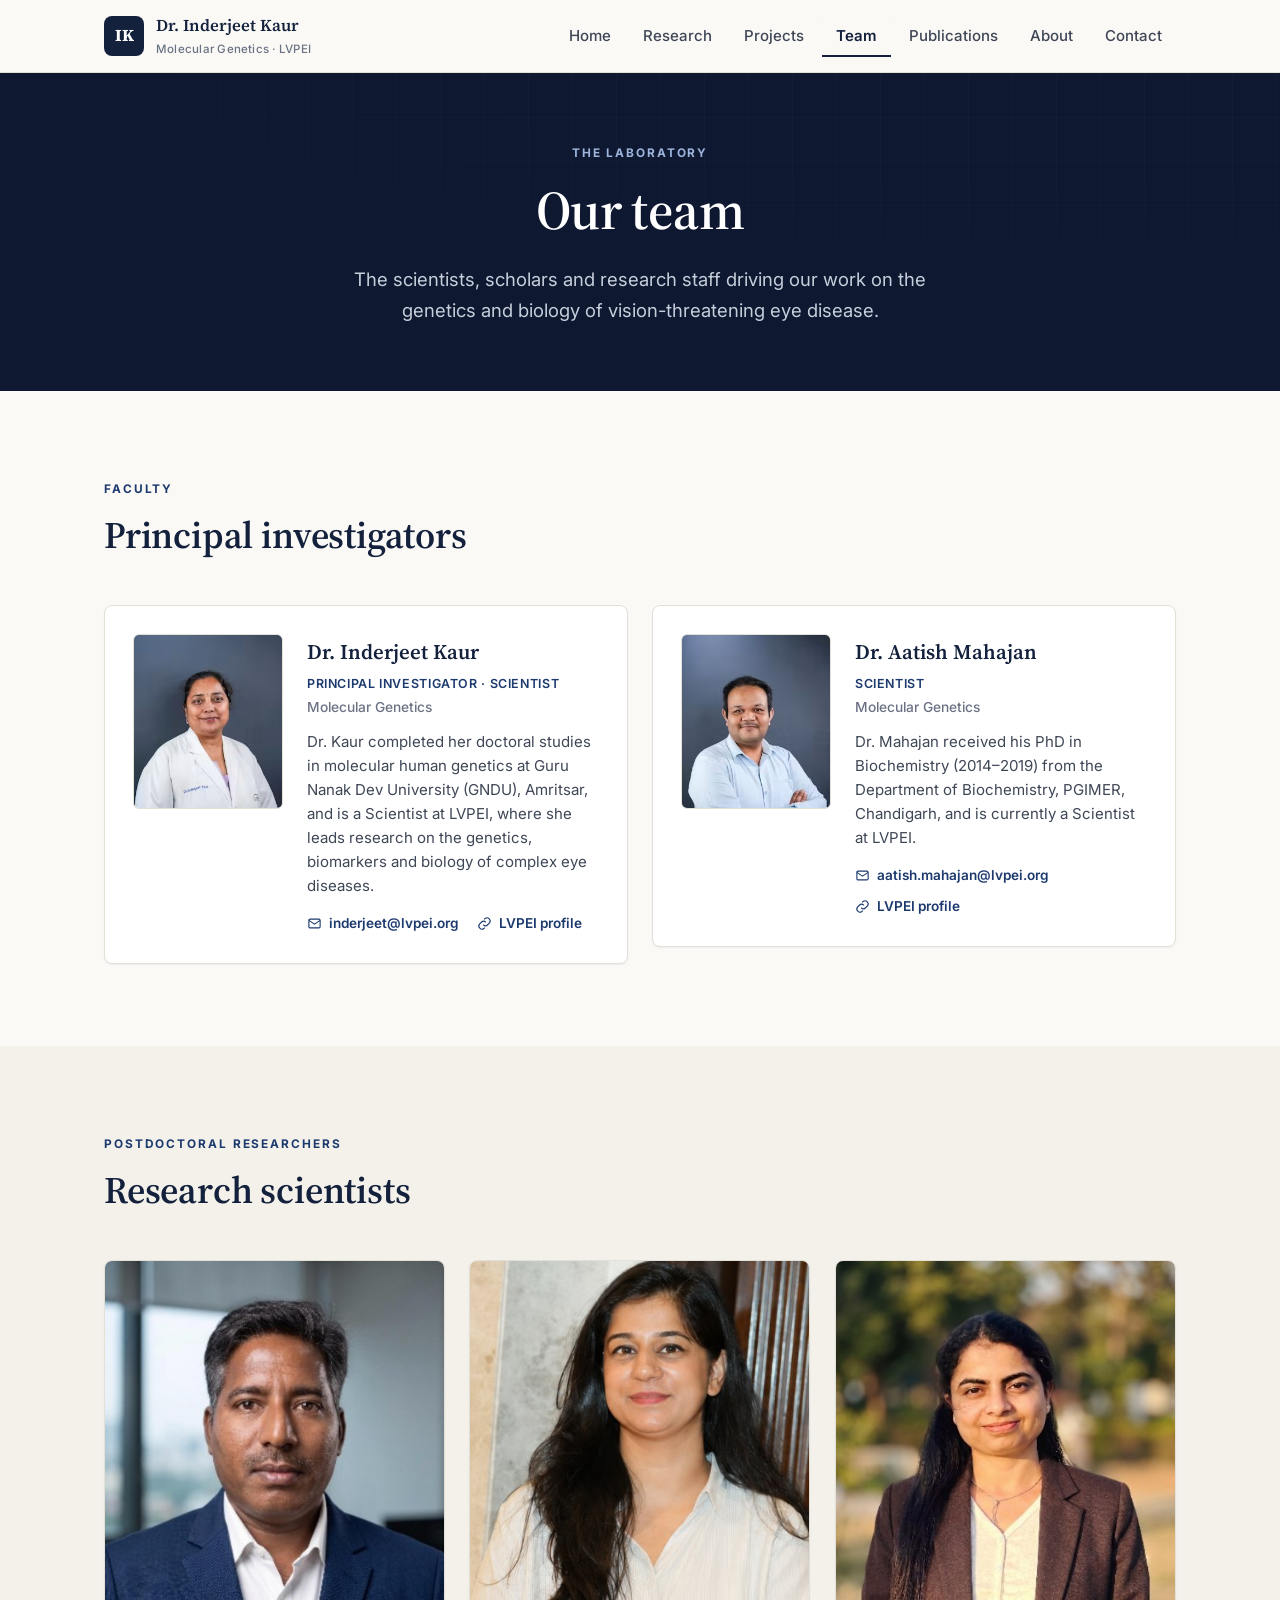
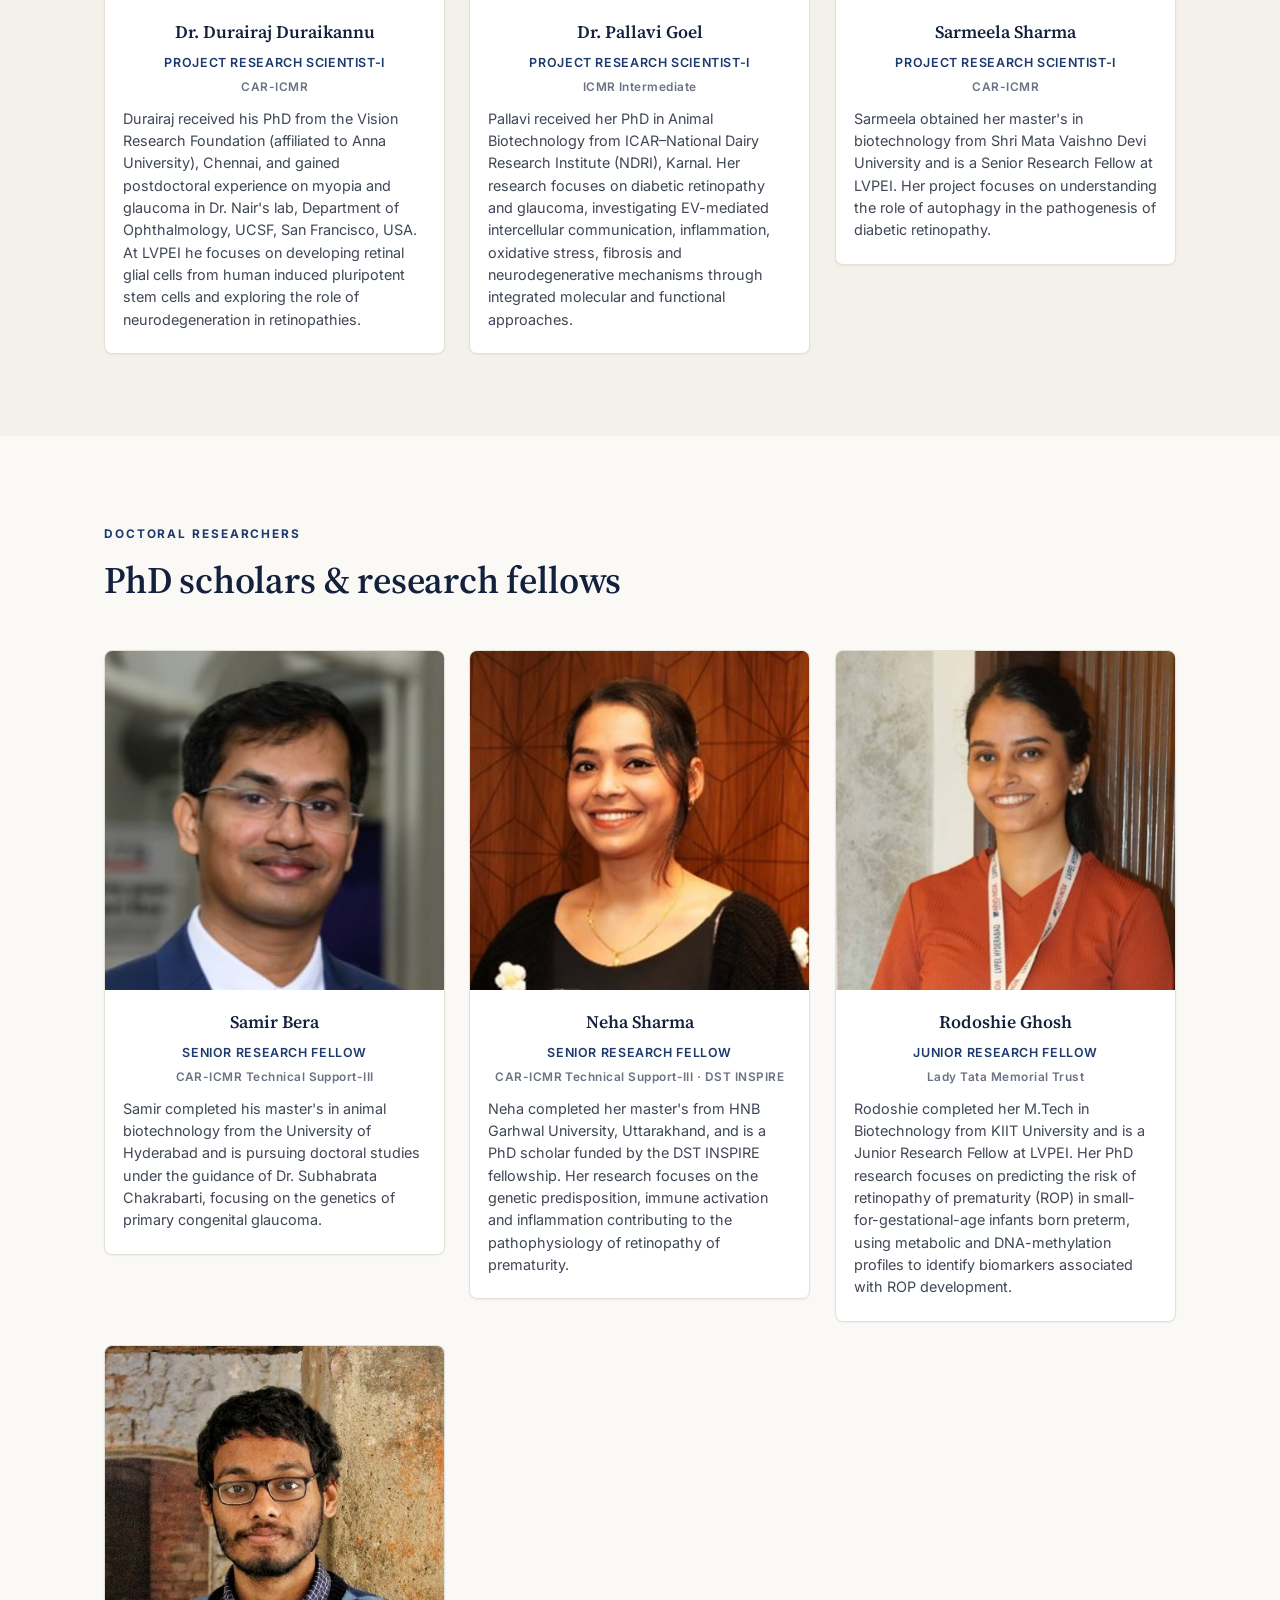
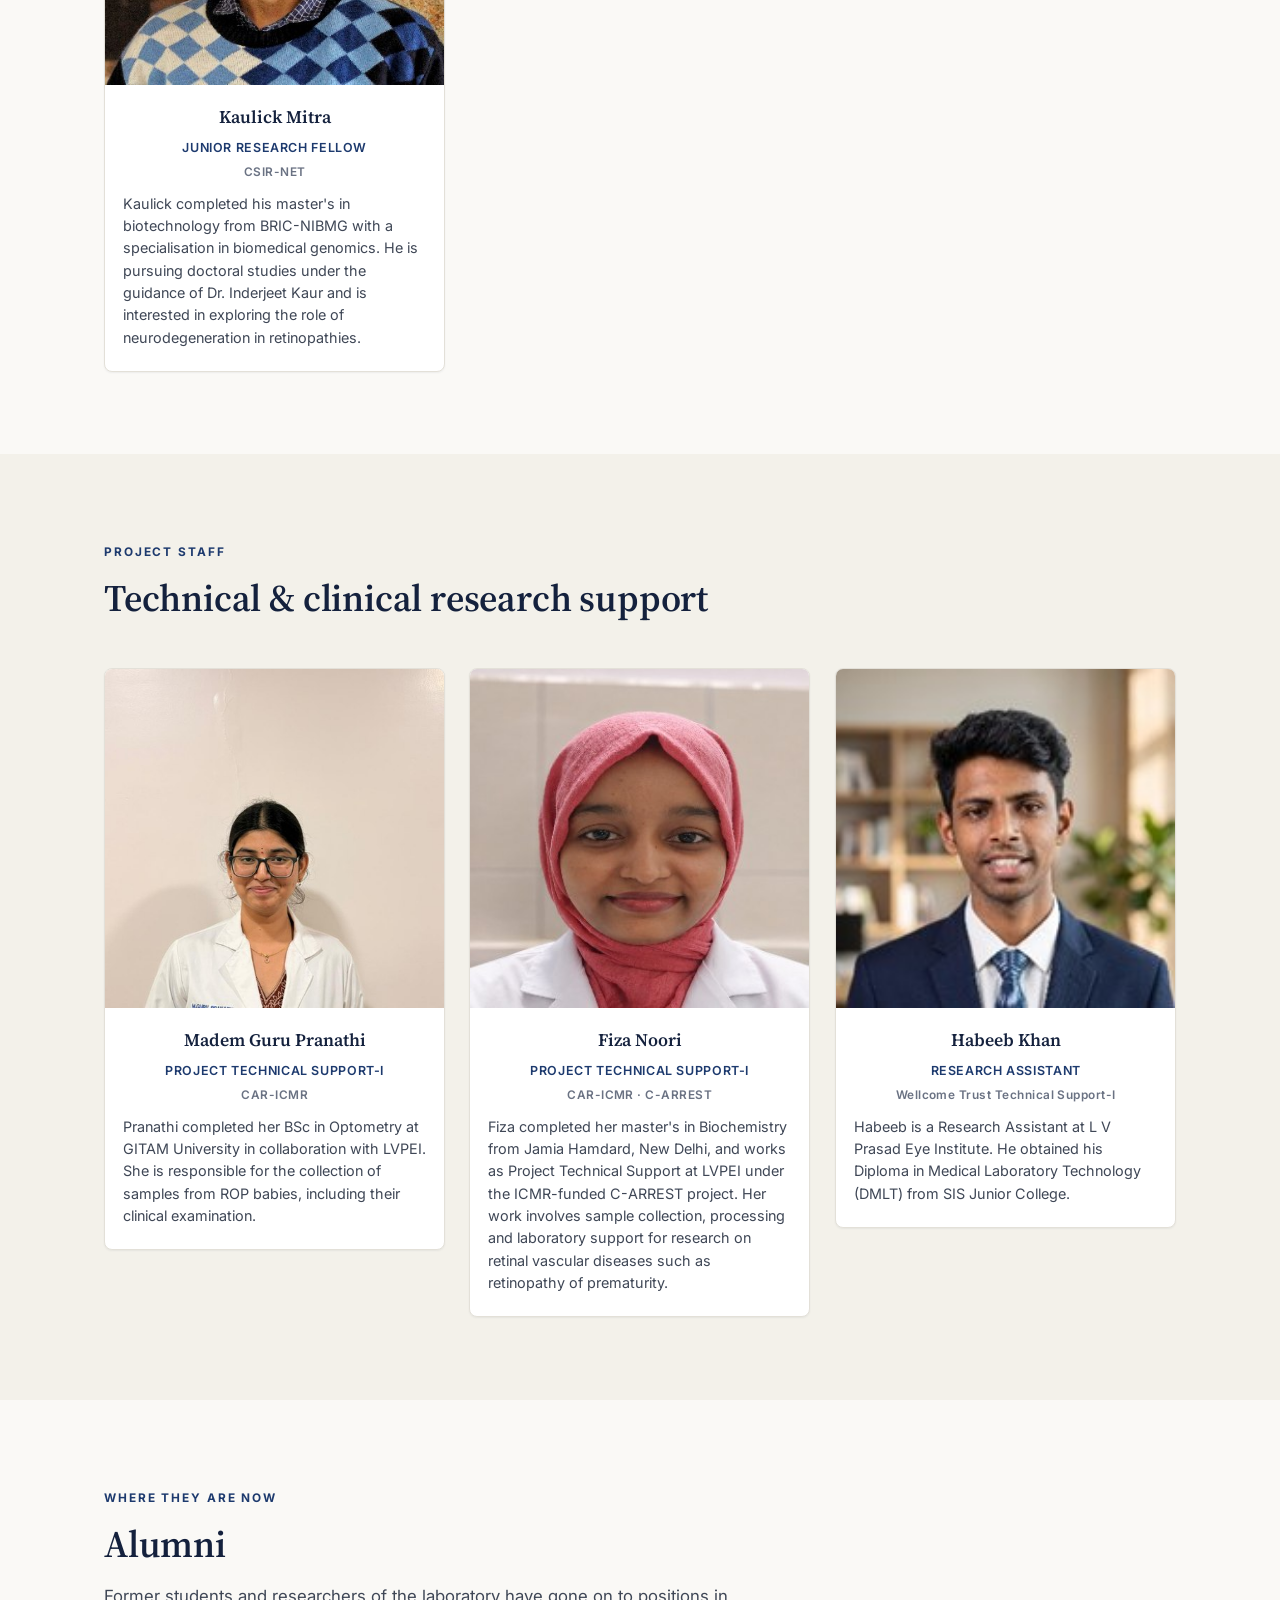
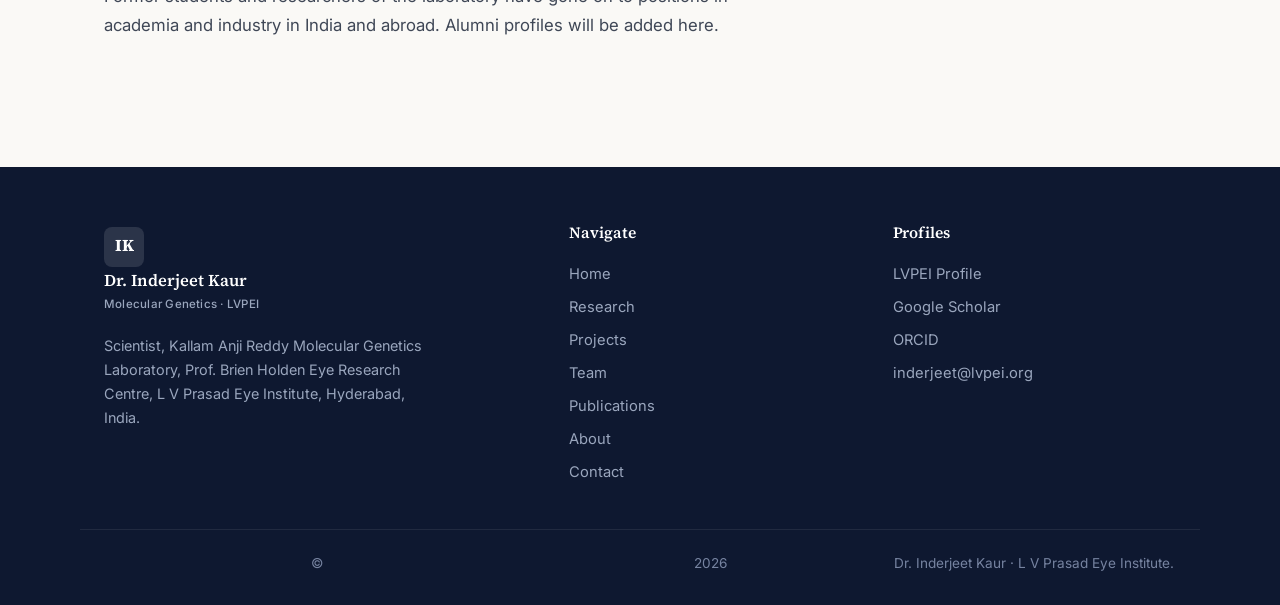
<file: team.html>
<!DOCTYPE html>
<html lang="en">
<head>
<meta charset="UTF-8">
<meta name="viewport" content="width=device-width, initial-scale=1.0">
<title>Team | Dr. Inderjeet Kaur Lab</title>
<meta name="description" content="Meet the faculty, research scientists, PhD scholars and project staff of Dr. Inderjeet Kaur's Molecular Genetics laboratory at L V Prasad Eye Institute, Hyderabad.">
<link rel="canonical" href="team.html">
<meta property="og:type" content="website">
<meta property="og:title" content="Team | Dr. Inderjeet Kaur Lab">
<meta property="og:description" content="The scientists, scholars and research staff driving work on the genetics and biology of vision-threatening eye disease at LVPEI.">
<meta name="twitter:card" content="summary">
<link rel="icon" href="data:image/svg+xml,<svg xmlns='http://www.w3.org/2000/svg' viewBox='0 0 40 40'><rect width='40' height='40' rx='9' fill='%2314213d'/><text x='20' y='28' font-size='20' font-family='sans-serif' font-weight='800' fill='white' text-anchor='middle'>IK</text></svg>">
<link rel="preconnect" href="https://fonts.googleapis.com">
<link rel="preconnect" href="https://fonts.gstatic.com" crossorigin>
<link href="https://fonts.googleapis.com/css2?family=Inter:wght@400;500;600;700&family=Source+Serif+4:opsz,wght@8..60,400;8..60,500;8..60,600;8..60,700&display=swap" rel="stylesheet">
<link rel="stylesheet" href="style.css">
</head>
<body>

<header class="nav">
  <div class="wrap">
    <a class="brand" href="index.html">
      <span class="logo">IK</span>
      <span class="name">Dr. Inderjeet Kaur<span>Molecular Genetics · LVPEI</span></span>
    </a>
    <nav class="nav-links">
      <a href="index.html">Home</a>
      <a href="research.html">Research</a>
      <a href="projects.html">Projects</a>
      <a href="team.html" class="active">Team</a>
      <a href="publications.html">Publications</a>
      <a href="about.html">About</a>
      <a href="contact.html">Contact</a>
    </nav>
    <button class="nav-toggle" aria-label="Menu" aria-expanded="false" aria-controls="nav-links"><span></span><span></span><span></span></button>
  </div>
</header>

<section class="hero">
  <div class="wrap" style="grid-template-columns:1fr; text-align:center; padding:64px 24px;">
    <div>
      <span class="eyebrow">The laboratory</span>
      <h1>Our team</h1>
      <p class="lede" style="margin:0 auto; max-width:54ch;">The scientists, scholars and research staff driving our work on the genetics and biology of vision-threatening eye disease.</p>
    </div>
  </div>
</section>

<!-- FACULTY -->
<section class="block">
  <div class="wrap">
    <div class="section-head">
      <span class="eyebrow">Faculty</span>
      <h2>Principal investigators</h2>
    </div>

    <div class="faculty-grid">
      <article class="faculty">
        <img src="photos/inderjeet-kaur.jpg" alt="Portrait of Dr. Inderjeet Kaur" width="256" height="299">
        <div class="f-info">
          <div class="nm">Dr. Inderjeet Kaur</div>
          <div class="role">Principal Investigator · Scientist</div>
          <div class="spec">Molecular Genetics</div>
          <p class="bio">Dr. Kaur completed her doctoral studies in molecular human genetics at Guru Nanak Dev University (GNDU), Amritsar, and is a Scientist at LVPEI, where she leads research on the genetics, biomarkers and biology of complex eye diseases.</p>
          <div class="f-links">
            <a href="mailto:inderjeet@lvpei.org">
              <svg width="15" height="15" viewBox="0 0 24 24" fill="none" stroke="currentColor" stroke-width="1.8" aria-hidden="true"><rect x="3" y="5" width="18" height="14" rx="2"/><path d="M3 7l9 6 9-6"/></svg>
              inderjeet@lvpei.org</a>
            <a href="https://www.lvpei.org/team-members/inderjeet-kaur/" target="_blank" rel="noopener">
              <svg width="15" height="15" viewBox="0 0 24 24" fill="none" stroke="currentColor" stroke-width="1.8" aria-hidden="true"><path d="M10 14a5 5 0 0 0 7 0l3-3a5 5 0 0 0-7-7l-1.5 1.5"/><path d="M14 10a5 5 0 0 0-7 0l-3 3a5 5 0 0 0 7 7l1.5-1.5"/></svg>
              LVPEI profile</a>
          </div>
        </div>
      </article>

      <article class="faculty">
        <img src="photos/aatish-mahajan.jpg" alt="Portrait of Dr. Aatish Mahajan" width="256" height="299">
        <div class="f-info">
          <div class="nm">Dr. Aatish Mahajan</div>
          <div class="role">Scientist</div>
          <div class="spec">Molecular Genetics</div>
          <p class="bio">Dr. Mahajan received his PhD in Biochemistry (2014–2019) from the Department of Biochemistry, PGIMER, Chandigarh, and is currently a Scientist at LVPEI.</p>
          <div class="f-links">
            <a href="mailto:aatish.mahajan@lvpei.org">
              <svg width="15" height="15" viewBox="0 0 24 24" fill="none" stroke="currentColor" stroke-width="1.8" aria-hidden="true"><rect x="3" y="5" width="18" height="14" rx="2"/><path d="M3 7l9 6 9-6"/></svg>
              aatish.mahajan@lvpei.org</a>
            <a href="https://www.lvpei.org/team-members/aatish-mahajan/" target="_blank" rel="noopener">
              <svg width="15" height="15" viewBox="0 0 24 24" fill="none" stroke="currentColor" stroke-width="1.8" aria-hidden="true"><path d="M10 14a5 5 0 0 0 7 0l3-3a5 5 0 0 0-7-7l-1.5 1.5"/><path d="M14 10a5 5 0 0 0-7 0l-3 3a5 5 0 0 0 7 7l1.5-1.5"/></svg>
              LVPEI profile</a>
          </div>
        </div>
      </article>
    </div>
  </div>
</section>

<!-- RESEARCH SCIENTISTS -->
<section class="block soft">
  <div class="wrap">
    <div class="section-head">
      <span class="eyebrow">Postdoctoral researchers</span>
      <h2>Research scientists</h2>
    </div>

    <div class="team-grid cols-3">
      <article class="person">
        <div class="photo"><img src="photos/durairaj-duraikannu.jpg" alt="Portrait of Dr. Durairaj Duraikannu" width="423" height="423" loading="lazy"></div>
        <div class="info">
          <div class="nm">Dr. Durairaj Duraikannu</div>
          <div class="role">Project Research Scientist-I</div>
          <div class="fund">CAR-ICMR</div>
          <p class="work">Durairaj received his PhD from the Vision Research Foundation (affiliated to Anna University), Chennai, and gained postdoctoral experience on myopia and glaucoma in Dr. Nair's lab, Department of Ophthalmology, UCSF, San Francisco, USA. At LVPEI he focuses on developing retinal glial cells from human induced pluripotent stem cells and exploring the role of neurodegeneration in retinopathies.</p>
        </div>
      </article>

      <article class="person">
        <div class="photo"><img src="photos/pallavi-goel.jpg" alt="Portrait of Dr. Pallavi Goel" width="398" height="398" loading="lazy"></div>
        <div class="info">
          <div class="nm">Dr. Pallavi Goel</div>
          <div class="role">Project Research Scientist-I</div>
          <div class="fund">ICMR Intermediate</div>
          <p class="work">Pallavi received her PhD in Animal Biotechnology from ICAR–National Dairy Research Institute (NDRI), Karnal. Her research focuses on diabetic retinopathy and glaucoma, investigating EV-mediated intercellular communication, inflammation, oxidative stress, fibrosis and neurodegenerative mechanisms through integrated molecular and functional approaches.</p>
        </div>
      </article>

      <article class="person">
        <div class="photo"><img src="photos/sarmeela-sharma.jpg" alt="Portrait of Sarmeela Sharma" width="464" height="464" loading="lazy"></div>
        <div class="info">
          <div class="nm">Sarmeela Sharma</div>
          <div class="role">Project Research Scientist-I</div>
          <div class="fund">CAR-ICMR</div>
          <p class="work">Sarmeela obtained her master's in biotechnology from Shri Mata Vaishno Devi University and is a Senior Research Fellow at LVPEI. Her project focuses on understanding the role of autophagy in the pathogenesis of diabetic retinopathy.</p>
        </div>
      </article>
    </div>
  </div>
</section>

<!-- PHD SCHOLARS -->
<section class="block">
  <div class="wrap">
    <div class="section-head">
      <span class="eyebrow">Doctoral researchers</span>
      <h2>PhD scholars &amp; research fellows</h2>
    </div>

    <div class="team-grid cols-3">
      <article class="person">
        <div class="photo"><img src="photos/samir-bera.jpg" alt="Portrait of Samir Bera" width="248" height="248" loading="lazy"></div>
        <div class="info">
          <div class="nm">Samir Bera</div>
          <div class="role">Senior Research Fellow</div>
          <div class="fund">CAR-ICMR Technical Support-III</div>
          <p class="work">Samir completed his master's in animal biotechnology from the University of Hyderabad and is pursuing doctoral studies under the guidance of Dr. Subhabrata Chakrabarti, focusing on the genetics of primary congenital glaucoma.</p>
        </div>
      </article>

      <article class="person">
        <div class="photo"><img src="photos/neha-sharma.jpg" alt="Portrait of Neha Sharma" width="348" height="348" loading="lazy"></div>
        <div class="info">
          <div class="nm">Neha Sharma</div>
          <div class="role">Senior Research Fellow</div>
          <div class="fund">CAR-ICMR Technical Support-III · DST INSPIRE</div>
          <p class="work">Neha completed her master's from HNB Garhwal University, Uttarakhand, and is a PhD scholar funded by the DST INSPIRE fellowship. Her research focuses on the genetic predisposition, immune activation and inflammation contributing to the pathophysiology of retinopathy of prematurity.</p>
        </div>
      </article>

      <article class="person">
        <div class="photo"><img src="photos/rodoshie-ghosh.jpg" alt="Portrait of Rodoshie Ghosh" width="338" height="338" loading="lazy"></div>
        <div class="info">
          <div class="nm">Rodoshie Ghosh</div>
          <div class="role">Junior Research Fellow</div>
          <div class="fund">Lady Tata Memorial Trust</div>
          <p class="work">Rodoshie completed her M.Tech in Biotechnology from KIIT University and is a Junior Research Fellow at LVPEI. Her PhD research focuses on predicting the risk of retinopathy of prematurity (ROP) in small-for-gestational-age infants born preterm, using metabolic and DNA-methylation profiles to identify biomarkers associated with ROP development.</p>
        </div>
      </article>

      <article class="person">
        <div class="photo"><img src="photos/kaulick-mitra.jpg" alt="Portrait of Kaulick Mitra" width="408" height="408" loading="lazy"></div>
        <div class="info">
          <div class="nm">Kaulick Mitra</div>
          <div class="role">Junior Research Fellow</div>
          <div class="fund">CSIR-NET</div>
          <p class="work">Kaulick completed his master's in biotechnology from BRIC-NIBMG with a specialisation in biomedical genomics. He is pursuing doctoral studies under the guidance of Dr. Inderjeet Kaur and is interested in exploring the role of neurodegeneration in retinopathies.</p>
        </div>
      </article>
    </div>
  </div>
</section>

<!-- PROJECT & TECHNICAL STAFF -->
<section class="block soft">
  <div class="wrap">
    <div class="section-head">
      <span class="eyebrow">Project staff</span>
      <h2>Technical &amp; clinical research support</h2>
    </div>

    <div class="team-grid cols-3">
      <article class="person">
        <div class="photo"><img src="photos/pranathi-madem-guru.jpg" alt="Portrait of Madem Guru Pranathi" width="480" height="480" loading="lazy"></div>
        <div class="info">
          <div class="nm">Madem Guru Pranathi</div>
          <div class="role">Project Technical Support-I</div>
          <div class="fund">CAR-ICMR</div>
          <p class="work">Pranathi completed her BSc in Optometry at GITAM University in collaboration with LVPEI. She is responsible for the collection of samples from ROP babies, including their clinical examination.</p>
        </div>
      </article>

      <article class="person">
        <div class="photo"><img src="photos/fiza-noori.jpg" alt="Portrait of Fiza Noori" width="327" height="327" loading="lazy"></div>
        <div class="info">
          <div class="nm">Fiza Noori</div>
          <div class="role">Project Technical Support-I</div>
          <div class="fund">CAR-ICMR · C-ARREST</div>
          <p class="work">Fiza completed her master's in Biochemistry from Jamia Hamdard, New Delhi, and works as Project Technical Support at LVPEI under the ICMR-funded C-ARREST project. Her work involves sample collection, processing and laboratory support for research on retinal vascular diseases such as retinopathy of prematurity.</p>
        </div>
      </article>

      <article class="person">
        <div class="photo"><img src="photos/habeeb-khan.jpg" alt="Portrait of Habeeb Khan" width="180" height="180" loading="lazy"></div>
        <div class="info">
          <div class="nm">Habeeb Khan</div>
          <div class="role">Research Assistant</div>
          <div class="fund">Wellcome Trust Technical Support-I</div>
          <p class="work">Habeeb is a Research Assistant at L V Prasad Eye Institute. He obtained his Diploma in Medical Laboratory Technology (DMLT) from SIS Junior College.</p>
        </div>
      </article>
    </div>
  </div>
</section>

<!-- ALUMNI -->
<section class="block">
  <div class="wrap">
    <div class="section-head">
      <span class="eyebrow">Where they are now</span>
      <h2>Alumni</h2>
      <p>Former students and researchers of the laboratory have gone on to positions in academia and industry in India and abroad. Alumni profiles will be added here.</p>
    </div>
  </div>
</section>

<footer class="footer">
  <div class="wrap">
    <div>
      <a class="brand" href="index.html">
        <span class="logo">IK</span>
        <span class="name">Dr. Inderjeet Kaur<span>Molecular Genetics · LVPEI</span></span>
      </a>
      <p class="about-blurb">Scientist, Kallam Anji Reddy Molecular Genetics Laboratory, Prof. Brien Holden Eye Research Centre, L V Prasad Eye Institute, Hyderabad, India.</p>
    </div>
    <div>
      <h4>Navigate</h4>
      <a href="index.html">Home</a><a href="research.html">Research</a><a href="projects.html">Projects</a><a href="team.html">Team</a><a href="publications.html">Publications</a><a href="about.html">About</a><a href="contact.html">Contact</a>
    </div>
    <div>
      <h4>Profiles</h4>
      <a href="https://www.lvpei.org/team-members/inderjeet-kaur/" target="_blank" rel="noopener">LVPEI Profile</a>
      <a href="https://scholar.google.com/citations?user=LuEJW80AAAAJ&hl=en" target="_blank" rel="noopener">Google Scholar</a>
      <a href="https://orcid.org/0000-0003-3660-5039" target="_blank" rel="noopener">ORCID</a>
      <a href="mailto:inderjeet@lvpei.org">inderjeet@lvpei.org</a>
    </div>
  </div>
  <div class="footer-bottom wrap">© <span id="yr"></span> Dr. Inderjeet Kaur · L V Prasad Eye Institute.</div>
</footer>

<script src="main.js"></script>
<script>document.getElementById('yr').textContent = new Date().getFullYear();</script>
</body>
</html>
</file>
<file: style.css>
/* =========================================================
   Dr. Inderjeet Kaur — Academic Website
   Classic scholarly theme — navy + serif, clean & clear
   ========================================================= */

:root {
  /* Ink & neutrals */
  --ink: #1a1d24;          /* near-black body text */
  --navy: #14213d;         /* deep academic navy — headings & accent */
  --navy-deep: #0e1830;    /* darkest navy — hero / footer */
  --accent: #1d3a6e;       /* link / accent navy */
  --accent-soft: #e8edf6;  /* pale navy tint */
  --slate: #3f4756;        /* secondary text */
  --muted: #6a7283;        /* tertiary text */
  --line: #e3e0d8;         /* warm hairline rule */
  --line-strong: #d6d2c7;
  --paper: #ffffff;
  --bg: #faf9f6;           /* warm off-white */
  --bg-soft: #f3f1ea;      /* soft cream panel */

  --shadow-sm: 0 1px 2px rgba(20, 33, 61, 0.06);
  --shadow: 0 8px 26px rgba(20, 33, 61, 0.09);
  --shadow-lg: 0 20px 50px rgba(20, 33, 61, 0.14);

  --radius: 8px;
  --radius-sm: 6px;
  --maxw: 1120px;

  --serif: "Source Serif 4", Georgia, "Times New Roman", serif;
  --sans: "Inter", "Segoe UI", system-ui, -apple-system, sans-serif;
}

* { margin: 0; padding: 0; box-sizing: border-box; }

html { scroll-behavior: smooth; }

body {
  font-family: var(--sans);
  color: var(--ink);
  background: var(--bg);
  line-height: 1.7;
  font-size: 17px;
  -webkit-font-smoothing: antialiased;
  text-rendering: optimizeLegibility;
}

h1, h2, h3, h4 {
  font-family: var(--serif);
  color: var(--navy);
  line-height: 1.22;
  letter-spacing: -0.005em;
  font-weight: 600;
}

a { color: var(--accent); text-decoration: none; transition: color .2s ease; }
a:hover { color: var(--navy); }

.wrap { max-width: var(--maxw); margin: 0 auto; padding: 0 24px; }

.eyebrow {
  display: inline-block;
  font-family: var(--sans);
  font-size: 0.74rem;
  font-weight: 700;
  letter-spacing: 0.16em;
  text-transform: uppercase;
  color: var(--accent);
  margin-bottom: 14px;
}

/* ---------- Navbar ---------- */
.nav {
  position: sticky; top: 0; z-index: 50;
  background: rgba(250, 249, 246, 0.9);
  backdrop-filter: blur(10px);
  border-bottom: 1px solid var(--line);
}
.nav .wrap {
  display: flex; align-items: center; justify-content: space-between;
  height: 72px;
}
.brand { display: flex; align-items: center; gap: 12px; }
.brand .logo {
  width: 40px; height: 40px; border-radius: 8px;
  background: var(--navy);
  display: grid; place-items: center;
  color: #fff; font-weight: 700; font-family: var(--serif);
  font-size: 1.05rem; letter-spacing: 0;
}
.brand .name { font-weight: 600; color: var(--navy); font-size: 1.04rem; font-family: var(--serif); }
.brand .name span { display: block; font-family: var(--sans); font-size: 0.72rem; font-weight: 500; color: var(--muted); letter-spacing: 0.02em; }

.nav-links { display: flex; align-items: center; gap: 4px; }
.nav-links a {
  color: var(--slate); font-weight: 500; font-size: 0.94rem;
  padding: 8px 14px; border-radius: 6px; transition: color .2s ease, background .2s ease;
}
.nav-links a:hover { background: var(--bg-soft); color: var(--navy); }
.nav-links a.active { color: var(--navy); font-weight: 600; box-shadow: inset 0 -2px 0 var(--navy); border-radius: 6px 6px 0 0; }

.nav-toggle { display: none; background: none; border: 0; cursor: pointer; padding: 6px; }
.nav-toggle span { display: block; width: 24px; height: 2px; background: var(--navy); margin: 5px 0; border-radius: 2px; transition: .25s; }

/* ---------- Buttons ---------- */
.btn {
  display: inline-flex; align-items: center; gap: 9px;
  padding: 12px 24px; border-radius: 7px; font-weight: 600; font-size: 0.95rem;
  font-family: var(--sans);
  cursor: pointer; border: 1px solid transparent; transition: background .2s ease, color .2s ease, border-color .2s ease, transform .2s ease, box-shadow .2s ease;
}
.btn-primary { background: var(--navy); color: #fff; }
.btn-primary:hover { color: #fff; background: var(--navy-deep); transform: translateY(-2px); box-shadow: var(--shadow); }
.btn-ghost { background: var(--paper); color: var(--navy); border-color: var(--line-strong); }
.btn-ghost:hover { color: var(--navy); border-color: var(--navy); transform: translateY(-2px); box-shadow: var(--shadow-sm); }

/* ---------- Hero ---------- */
.hero { position: relative; overflow: hidden; background: var(--navy-deep); color: #fff; }
.hero::before {
  content: ""; position: absolute; inset: 0; opacity: 0.5; pointer-events: none;
  background-image:
    linear-gradient(rgba(255,255,255,0.04) 1px, transparent 1px),
    linear-gradient(90deg, rgba(255,255,255,0.04) 1px, transparent 1px);
  background-size: 44px 44px;
  -webkit-mask-image: radial-gradient(120% 100% at 80% 0%, #000 30%, transparent 75%);
  mask-image: radial-gradient(120% 100% at 80% 0%, #000 30%, transparent 75%);
}
.hero .wrap { position: relative; display: grid; grid-template-columns: 1.25fr 0.9fr; gap: 56px; align-items: center; padding: 90px 24px; }
.hero h1 { color: #fff; font-size: clamp(2.3rem, 4.4vw, 3.4rem); margin-bottom: 20px; font-weight: 600; letter-spacing: -0.01em; }
.hero .lede { color: #c7cedb; font-size: 1.16rem; max-width: 40ch; margin-bottom: 14px; }
.hero .role { color: #8fa4c9; font-weight: 600; font-family: var(--sans); letter-spacing: .01em; }
.hero .eyebrow { color: #9db4dd; }
.hero-cta { display: flex; gap: 14px; margin-top: 32px; flex-wrap: wrap; }
.hero .btn-ghost { background: transparent; color: #fff; border-color: rgba(255,255,255,0.28); }
.hero .btn-ghost:hover { background: rgba(255,255,255,0.08); color: #fff; border-color: rgba(255,255,255,0.6); }
.hero-portrait { justify-self: center; position: relative; }
.hero-portrait img {
  width: 290px; height: 362px; object-fit: cover; object-position: top center;
  border-radius: 10px; border: 1px solid rgba(255,255,255,0.16);
  box-shadow: var(--shadow-lg);
}
.hero-portrait .ring {
  position: absolute; inset: -14px; border-radius: 14px;
  border: 1px solid rgba(157,180,221,0.30); z-index: -1;
}

/* ---------- Stat strip ---------- */
.stats { background: var(--paper); border-bottom: 1px solid var(--line); }
.stats .wrap { display: grid; grid-template-columns: repeat(4, 1fr); gap: 20px; padding: 36px 24px; }
.stat { text-align: center; position: relative; }
.stat + .stat::before { content: ""; position: absolute; left: -10px; top: 12%; height: 76%; width: 1px; background: var(--line); }
.stat .num { font-family: var(--serif); font-size: 2.1rem; font-weight: 600; color: var(--navy); letter-spacing: -0.01em; }
.stat .num span { color: var(--navy); }
.stat .lab { font-size: 0.84rem; color: var(--muted); font-weight: 500; margin-top: 2px; }

/* ---------- Sections ---------- */
section.block { padding: 82px 0; }
section.block.soft { background: var(--bg-soft); }
.section-head { max-width: 660px; margin-bottom: 46px; }
.section-head.center { margin-left: auto; margin-right: auto; text-align: center; }
.section-head h2 { font-size: clamp(1.75rem, 3vw, 2.35rem); margin-bottom: 14px; }
.section-head p { color: var(--slate); font-size: 1.05rem; }

/* ---------- Cards grid ---------- */
.grid { display: grid; gap: 24px; }
.grid-2 { grid-template-columns: repeat(2, 1fr); }
.grid-3 { grid-template-columns: repeat(3, 1fr); }

.card {
  background: var(--paper); border: 1px solid var(--line); border-radius: var(--radius);
  padding: 32px; box-shadow: var(--shadow-sm); transition: transform .22s ease, box-shadow .22s ease, border-color .22s ease;
}
.card:hover { transform: translateY(-4px); box-shadow: var(--shadow); border-color: var(--line-strong); }
.card .ic {
  width: 50px; height: 50px; border-radius: 10px; display: grid; place-items: center;
  background: var(--accent-soft); color: var(--navy); margin-bottom: 20px;
}
.card .ic svg { width: 26px; height: 26px; }
.card h3 { font-size: 1.28rem; margin-bottom: 10px; }
.card p { color: var(--slate); font-size: 0.99rem; }
.card .tag { display: inline-block; margin-top: 16px; font-size: 0.8rem; font-weight: 600; font-family: var(--sans); color: var(--accent); letter-spacing: .02em; }

/* ---------- About / bio split ---------- */
.split { display: grid; grid-template-columns: 0.85fr 1.15fr; gap: 52px; align-items: start; }
.split img.portrait {
  width: 100%; border-radius: var(--radius); box-shadow: var(--shadow); border: 1px solid var(--line);
}
.prose p { margin-bottom: 16px; color: var(--slate); }
.prose p strong { color: var(--navy); font-weight: 600; }

/* ---------- Timeline ---------- */
.timeline { position: relative; margin-top: 8px; padding-left: 28px; }
.timeline::before { content: ""; position: absolute; left: 7px; top: 6px; bottom: 6px; width: 1px; background: var(--line-strong); }
.tl-item { position: relative; padding-bottom: 26px; }
.tl-item::before {
  content: ""; position: absolute; left: -26px; top: 6px; width: 12px; height: 12px;
  border-radius: 50%; background: var(--paper); border: 2px solid var(--navy);
}
.tl-item .yr { font-size: 0.82rem; font-weight: 700; font-family: var(--sans); color: var(--accent); letter-spacing: .03em; }
.tl-item h4 { font-size: 1.12rem; margin: 3px 0 4px; }
.tl-item p { color: var(--slate); font-size: 0.96rem; }

/* ---------- Awards list ---------- */
.awards { display: grid; gap: 16px; }
.award {
  display: flex; gap: 18px; align-items: flex-start;
  background: var(--paper); border: 1px solid var(--line); border-radius: var(--radius-sm);
  padding: 22px 24px; box-shadow: var(--shadow-sm);
}
.award .medal {
  flex: 0 0 auto; width: 46px; height: 46px; border-radius: 8px;
  background: var(--navy); display: grid; place-items: center; color: #fff;
}
.award h4 { font-size: 1.1rem; margin-bottom: 3px; }
.award p { color: var(--muted); font-size: 0.9rem; }

/* ---------- Publications ---------- */
.pub-filters { display: flex; flex-wrap: wrap; gap: 10px; margin-bottom: 30px; }
.pub-filters button {
  border: 1px solid var(--line-strong); background: var(--paper); color: var(--slate);
  padding: 8px 18px; border-radius: 999px; font-weight: 500; font-size: 0.9rem; font-family: var(--sans); cursor: pointer; transition: background .2s ease, color .2s ease, border-color .2s ease;
}
.pub-filters button:hover { border-color: var(--navy); color: var(--navy); }
.pub-filters button.active { background: var(--navy); color: #fff; border-color: var(--navy); }

.pub-list { display: grid; gap: 14px; }
.pub {
  display: grid; grid-template-columns: 64px 1fr auto; gap: 22px; align-items: center;
  background: var(--paper); border: 1px solid var(--line); border-radius: var(--radius-sm);
  padding: 22px 26px; box-shadow: var(--shadow-sm); transition: transform .2s ease, box-shadow .2s ease, border-color .2s ease;
}
.pub:hover { transform: translateY(-3px); box-shadow: var(--shadow); border-color: var(--line-strong); }
.pub .year {
  font-family: var(--serif); font-weight: 600; font-size: 1.15rem;
  color: var(--accent); text-align: center;
}
.pub .meta h4 { font-size: 1.08rem; margin-bottom: 6px; line-height: 1.4; font-weight: 600; }
.pub .meta .src { color: var(--muted); font-size: 0.88rem; }
.pub .meta .src em { color: var(--slate); font-style: italic; }
.pub .meta .authors { color: var(--slate); font-size: 0.88rem; margin-bottom: 4px; }
.pub .doi {
  font-size: 0.82rem; font-weight: 600; font-family: var(--sans); white-space: nowrap;
  padding: 8px 14px; border-radius: 7px; background: var(--accent-soft); color: var(--navy);
}
.pub .doi:hover { background: var(--navy); color: #fff; }
.pub-badge {
  display: inline-block; font-size: 0.7rem; font-weight: 700; text-transform: uppercase; letter-spacing: .06em;
  font-family: var(--sans);
  color: var(--accent); background: var(--accent-soft); padding: 2px 8px; border-radius: 4px; margin-left: 8px;
}

/* ---------- Contact ---------- */
.contact-grid { display: grid; grid-template-columns: 1fr 1fr; gap: 28px; }
.contact-card {
  background: var(--paper); border: 1px solid var(--line); border-radius: var(--radius);
  padding: 32px; box-shadow: var(--shadow-sm);
}
.contact-row { display: flex; gap: 16px; align-items: flex-start; padding: 14px 0; border-bottom: 1px solid var(--bg-soft); }
.contact-row:last-child { border-bottom: 0; }
.contact-row .ic { flex: 0 0 auto; width: 42px; height: 42px; border-radius: 9px; background: var(--accent-soft); color: var(--navy); display: grid; place-items: center; }
.contact-row .lab { font-size: 0.76rem; color: var(--muted); text-transform: uppercase; letter-spacing: .06em; font-weight: 600; font-family: var(--sans); }
.contact-row .val { color: var(--navy); font-weight: 500; word-break: break-word; }
.map-embed { border: 0; width: 100%; height: 100%; min-height: 320px; border-radius: var(--radius); }

/* ---------- CTA band ---------- */
.cta-band { background: var(--navy-deep); color: #fff; border-radius: 12px; padding: 52px; text-align: center; position: relative; overflow: hidden; }
.cta-band::after {
  content: ""; position: absolute; inset: 0; opacity: 0.5; pointer-events: none;
  background-image:
    linear-gradient(rgba(255,255,255,0.04) 1px, transparent 1px),
    linear-gradient(90deg, rgba(255,255,255,0.04) 1px, transparent 1px);
  background-size: 40px 40px;
  -webkit-mask-image: radial-gradient(90% 120% at 80% -10%, #000 30%, transparent 70%);
  mask-image: radial-gradient(90% 120% at 80% -10%, #000 30%, transparent 70%);
}
.cta-band h2 { color: #fff; position: relative; }
.cta-band p { color: #c7cedb; position: relative; max-width: 48ch; margin: 12px auto 26px; }
.cta-band .btn-ghost { position: relative; background: transparent; color: #fff; border-color: rgba(255,255,255,0.3); }
.cta-band .btn-ghost:hover { background: rgba(255,255,255,0.1); color: #fff; border-color: rgba(255,255,255,0.65); }

/* ---------- Footer ---------- */
.footer { background: var(--navy-deep); color: #9aa6bd; padding: 56px 0 30px; }
.footer .wrap { display: grid; grid-template-columns: 1.5fr 1fr 1fr; gap: 40px; }
.footer h4 { color: #fff; font-size: 0.98rem; margin-bottom: 16px; font-family: var(--serif); font-weight: 600; }
.footer a { color: #9aa6bd; display: block; padding: 4px 0; font-size: 0.92rem; }
.footer a:hover { color: #fff; }
.footer .brand .name { color: #fff; }
.footer .brand .name span { color: #9aa6bd; }
.footer .brand .logo { background: rgba(255,255,255,0.12); }
.footer .about-blurb { font-size: 0.9rem; margin-top: 16px; max-width: 36ch; line-height: 1.65; }
.footer-bottom { border-top: 1px solid rgba(255,255,255,0.08); margin-top: 40px; padding-top: 22px; font-size: 0.85rem; color: #7683a0; text-align: center; }

/* ---------- 3N focus ---------- */
.threen { display: grid; grid-template-columns: repeat(3, 1fr); gap: 22px; }
.threen .nbox {
  position: relative; background: var(--paper); border: 1px solid var(--line); border-radius: var(--radius);
  padding: 32px 28px; box-shadow: var(--shadow-sm); overflow: hidden; transition: transform .2s ease, box-shadow .2s ease;
}
.threen .nbox:hover { transform: translateY(-4px); box-shadow: var(--shadow); }
.threen .nbox .big {
  font-family: var(--serif); font-size: 3rem; font-weight: 600; line-height: 1;
  color: var(--navy); margin-bottom: 14px;
}
.threen .nbox h3 { font-size: 1.24rem; margin-bottom: 8px; }
.threen .nbox p { color: var(--slate); font-size: 0.96rem; }

/* ---------- Team ---------- */
.team-grid { display: grid; grid-template-columns: repeat(4, 1fr); gap: 24px; }
.team-grid.alumni { grid-template-columns: repeat(3, 1fr); }
.person {
  background: var(--paper); border: 1px solid var(--line); border-radius: var(--radius); overflow: hidden;
  box-shadow: var(--shadow-sm); transition: transform .2s ease, box-shadow .2s ease, border-color .2s ease; text-align: center;
}
.person:hover { transform: translateY(-4px); box-shadow: var(--shadow); border-color: var(--line-strong); }
.person .photo {
  position: relative; width: 100%; aspect-ratio: 1 / 1; overflow: hidden;
  background: var(--accent-soft); display: grid; place-items: center;
}
.person .photo img { width: 100%; height: 100%; object-fit: cover; }
.person .photo .ph { width: 60px; height: 60px; color: #9fb0cf; }
.person .info { padding: 18px 18px 22px; }
.person .info .nm { font-family: var(--serif); font-weight: 600; color: var(--navy); font-size: 1.1rem; }
.person .info .role { font-size: 0.78rem; font-weight: 600; font-family: var(--sans); color: var(--accent); text-transform: uppercase; letter-spacing: .05em; margin: 4px 0 8px; }
.person .info .work { font-size: 0.9rem; color: var(--slate); line-height: 1.55; }
.team-note {
  background: var(--accent-soft); border: 1px solid #cdd8ea; border-radius: var(--radius-sm);
  padding: 16px 20px; color: var(--slate); font-size: 0.92rem; margin-bottom: 30px;
}
.team-grid.cols-3 { grid-template-columns: repeat(3, 1fr); align-items: start; }
.person .info .fund {
  font-size: 0.74rem; font-weight: 600; font-family: var(--sans); color: var(--muted);
  letter-spacing: .04em; margin: -4px 0 10px;
}
.team-grid.cols-3 .person .info .work { text-align: left; }

/* Faculty cards */
.faculty-grid { display: grid; grid-template-columns: 1fr 1fr; gap: 24px; align-items: start; }
.faculty {
  display: grid; grid-template-columns: 150px 1fr; gap: 24px; align-items: start;
  background: var(--paper); border: 1px solid var(--line); border-radius: var(--radius);
  padding: 28px; box-shadow: var(--shadow-sm);
  transition: transform .2s ease, box-shadow .2s ease, border-color .2s ease;
}
.faculty:hover { transform: translateY(-4px); box-shadow: var(--shadow); border-color: var(--line-strong); }
.faculty img {
  width: 150px; height: 175px; object-fit: cover; object-position: center top;
  border-radius: var(--radius-sm); border: 1px solid var(--line);
}
.faculty .nm { font-family: var(--serif); font-weight: 600; color: var(--navy); font-size: 1.3rem; }
.faculty .role { font-size: 0.78rem; font-weight: 600; font-family: var(--sans); color: var(--accent); text-transform: uppercase; letter-spacing: .05em; margin: 4px 0 2px; }
.faculty .spec { font-size: 0.86rem; color: var(--muted); font-weight: 500; margin-bottom: 10px; }
.faculty .bio { font-size: 0.94rem; color: var(--slate); line-height: 1.6; margin-bottom: 14px; }
.faculty .f-links { display: flex; flex-wrap: wrap; gap: 8px 18px; }
.faculty .f-links a {
  display: inline-flex; align-items: center; gap: 7px;
  font-size: 0.85rem; font-weight: 600; font-family: var(--sans); color: var(--accent);
}
.faculty .f-links a:hover { color: var(--navy); }
.faculty .f-links svg { flex: 0 0 auto; }

/* =========================================================
   Signature visuals — retina, diagrams, charts (Jul 2026)
   Restrained motion; all animation gated by prefers-reduced-motion.
   ========================================================= */

/* ---------- Hero retinal fundus ---------- */
.hero-retina { justify-self: center; position: relative; margin: 0; }
.hero-retina .fundus {
  width: 340px; height: 340px; max-width: 78vw;
  border-radius: 50%;
  box-shadow: var(--shadow-lg), 0 0 0 1px rgba(255,255,255,0.06) inset;
  display: block;
}
.hero-retina .ring {
  position: absolute; inset: -14px; border-radius: 50%;
  border: 1px solid rgba(157,180,221,0.30); z-index: -1;
}
.hero-retina .ring::after {
  content: ""; position: absolute; inset: -14px; border-radius: 50%;
  border: 1px solid rgba(157,180,221,0.14);
}
.retina-cap {
  margin-top: 18px; text-align: center; font-family: var(--sans);
  font-size: 0.78rem; letter-spacing: 0.04em; color: #8fa4c9;
}

@media (prefers-reduced-motion: no-preference) {
  .fundus .v {
    stroke-dasharray: 620; stroke-dashoffset: 620;
    animation: vessel-draw 2.1s ease-out forwards;
  }
  .fundus .v1 { animation-delay: .25s; }
  .fundus .v2 { animation-delay: .6s; }
  .fundus .v3 { animation-delay: 1s; }
  .fundus .optic-glow { transform-origin: 283px 200px; animation: disc-pulse 4.6s ease-in-out 1.6s infinite; }
  .fundus .fovea { transform-origin: 188px 205px; animation: fovea-glint 4.6s ease-in-out 2s infinite; }
  .fundus .scan { animation: scan-sweep 7s ease-in-out 2.4s infinite; }
}
@keyframes vessel-draw { to { stroke-dashoffset: 0; } }
@keyframes disc-pulse { 0%,100% { opacity: .85; transform: scale(1); } 50% { opacity: 1; transform: scale(1.08); } }
@keyframes fovea-glint { 0%,100% { opacity: .5; } 50% { opacity: 1; } }
@keyframes scan-sweep { 0% { transform: translateX(0); opacity: 0; } 8% { opacity: .5; } 40% { opacity: .5; } 55%,100% { transform: translateX(520px); opacity: 0; } }

/* ---------- Interactive 3N orbital diagram ---------- */
.threen-viz { max-width: 700px; margin: 0 auto; }
.threen-viz svg { width: 100%; height: auto; display: block; overflow: visible; }
.threen-viz .orbit-track {
  fill: none; stroke: var(--line-strong); stroke-width: 1;
  stroke-dasharray: 2 7; opacity: .8;
}
.threen-viz .n-node { cursor: pointer; }
.threen-viz .n-disc {
  fill: var(--paper); stroke: var(--navy); stroke-width: 2;
  filter: drop-shadow(0 4px 10px rgba(20, 33, 61, 0.10));
  transition: fill .22s ease, stroke-width .22s ease, opacity .3s ease;
}
.threen-viz .n-node .n-title { font-family: var(--serif); font-weight: 600; fill: var(--navy); }
.threen-viz .n-node .n-sub  { font-family: var(--sans); fill: var(--muted); font-weight: 500; }
.threen-viz .n-link {
  stroke: var(--line-strong); stroke-width: 2; stroke-linecap: round;
  stroke-dasharray: 5 13;
  transition: stroke .25s ease, opacity .3s ease;
}
.threen-viz .core-disc { fill: var(--accent-soft); stroke: var(--navy); stroke-width: 1.5; }
.threen-viz .core-pulse { fill: none; stroke: var(--navy); stroke-width: 1.2; opacity: 0; }
.threen-viz .core text { font-family: var(--serif); fill: var(--navy); font-weight: 600; }
.threen-viz .n-node:hover .n-disc,
.threen-viz .n-node:focus-visible .n-disc { fill: var(--accent-soft); stroke-width: 3; }
.threen-viz .n-node:focus-visible { outline: none; }
/* light the active spoke, quiet everything else */
.threen-viz.lit-1 .link-1, .threen-viz.lit-2 .link-2, .threen-viz.lit-3 .link-3 {
  stroke: var(--navy); stroke-width: 2.6; opacity: 1;
}
.threen-viz.lit-1 .n-link:not(.link-1), .threen-viz.lit-1 .n-node:not([data-n="1"]),
.threen-viz.lit-2 .n-link:not(.link-2), .threen-viz.lit-2 .n-node:not([data-n="2"]),
.threen-viz.lit-3 .n-link:not(.link-3), .threen-viz.lit-3 .n-node:not([data-n="3"]) { opacity: .35; }
.threen-viz .n-node { transition: opacity .3s ease; }
@media (prefers-reduced-motion: no-preference) {
  .threen-viz .n-link { animation: dash-flow 1.5s linear infinite; }
  .threen-viz.lit-1 .link-1, .threen-viz.lit-2 .link-2, .threen-viz.lit-3 .link-3 { animation-duration: .8s; }
  .threen-viz .core-pulse { animation: core-pulse 4.4s ease-out infinite; transform-origin: 380px 260px; transform-box: view-box; }
  .threen-viz .core-pulse.d2 { animation-delay: 2.2s; }
}
@keyframes dash-flow { to { stroke-dashoffset: -18; } }
@keyframes core-pulse {
  0%   { transform: scale(1);    opacity: .38; }
  70%  { transform: scale(1.55); opacity: 0; }
  100% { transform: scale(1.55); opacity: 0; }
}
.threen-caption { text-align: center; color: var(--muted); font-size: 0.88rem; margin-top: 16px; font-family: var(--sans); }
.threen-detail { min-height: 64px; }

/* ---------- Publications per-year chart ---------- */
.pub-chart {
  background: var(--paper); border: 1px solid var(--line); border-radius: var(--radius);
  padding: 30px 30px 22px; box-shadow: var(--shadow-sm); margin-bottom: 34px;
}
.pub-chart .ch-head { display: flex; justify-content: space-between; align-items: baseline; margin-bottom: 20px; flex-wrap: wrap; gap: 6px; }
.pub-chart .ch-head h3 { font-size: 1.15rem; }
.pub-chart .ch-head span { font-size: 0.84rem; color: var(--muted); font-family: var(--sans); }
.pub-chart svg { width: 100%; height: auto; display: block; overflow: visible; }
.pub-chart .bar { fill: var(--navy); transition: fill .2s ease; cursor: default; }
.pub-chart .bar:hover { fill: var(--accent); }
.pub-chart .bar-val { font-family: var(--sans); font-size: 11px; font-weight: 700; fill: var(--navy); text-anchor: middle; }
.pub-chart .bar-yr  { font-family: var(--sans); font-size: 10px; fill: var(--muted); text-anchor: middle; }
.pub-chart .axis { stroke: var(--line); stroke-width: 1; }
@media (prefers-reduced-motion: no-preference) {
  .pub-chart.animate .bar { transform: scaleY(0); transform-origin: bottom; transform-box: fill-box; animation: bar-rise .7s cubic-bezier(.2,.7,.3,1) forwards; }
}
@keyframes bar-rise { to { transform: scaleY(1); } }

/* ---------- Eye-anatomy scrollytelling ---------- */
.eye-scrolly { display: grid; grid-template-columns: 1fr 1fr; gap: 48px; align-items: start; }
.eye-sticky { position: sticky; top: 96px; }
.eye-sticky svg { width: 100%; height: auto; display: block; }
.eye-part { transition: opacity .35s ease, fill .35s ease, stroke .35s ease; }
.eye-part.dim { opacity: 0.28; }
.eye-part.lit { opacity: 1; }
.eye-label { font-family: var(--sans); font-size: 12px; font-weight: 600; fill: var(--navy); opacity: 0; transition: opacity .35s ease; }
.eye-label.show { opacity: 1; }
.eye-steps { display: grid; gap: 20px; }
.eye-step {
  background: var(--paper); border: 1px solid var(--line); border-left: 3px solid var(--line-strong);
  border-radius: var(--radius-sm); padding: 24px 26px; box-shadow: var(--shadow-sm);
  transition: border-color .3s ease, box-shadow .3s ease, transform .3s ease;
}
.eye-step.active { border-left-color: var(--navy); box-shadow: var(--shadow); }
.eye-step .st-eyebrow { font-family: var(--sans); font-size: 0.72rem; font-weight: 700; letter-spacing: .1em; text-transform: uppercase; color: var(--accent); }
.eye-step h3 { font-size: 1.22rem; margin: 6px 0 8px; }
.eye-step p { color: var(--slate); font-size: 0.98rem; }
@media (max-width: 900px) {
  .eye-scrolly { grid-template-columns: 1fr; gap: 26px; }
  .eye-sticky { position: relative; top: 0; max-width: 420px; margin: 0 auto; }
}

/* ---------- Scroll-reveal motion (respects reduced-motion) ---------- */
@media (prefers-reduced-motion: no-preference) {
  .reveal { opacity: 0; transform: translateY(18px); transition: opacity .45s ease-out, transform .45s ease-out; will-change: opacity, transform; }
  .reveal.in { opacity: 1; transform: none; }
}

/* ---------- Responsive ---------- */
@media (max-width: 900px) {
  .hero .wrap { grid-template-columns: 1fr; gap: 40px; text-align: center; padding: 64px 24px; }
  .hero .lede { margin-left: auto; margin-right: auto; }
  .hero-cta { justify-content: center; }
  .split { grid-template-columns: 1fr; gap: 30px; }
  .contact-grid { grid-template-columns: 1fr; }
  .stats .wrap { grid-template-columns: repeat(2, 1fr); gap: 26px; }
  .stat + .stat::before { display: none; }
  .grid-3 { grid-template-columns: 1fr; }
  .grid-2 { grid-template-columns: 1fr; }
  .threen { grid-template-columns: 1fr; }
  .team-grid, .team-grid.alumni, .team-grid.cols-3 { grid-template-columns: repeat(2, 1fr); }
  .faculty-grid { grid-template-columns: 1fr; }
  .footer .wrap { grid-template-columns: 1fr; gap: 28px; }
  .nav-links {
    position: absolute; top: 72px; left: 0; right: 0; flex-direction: column; align-items: stretch;
    background: var(--paper); border-bottom: 1px solid var(--line); padding: 12px 24px; gap: 2px;
    box-shadow: var(--shadow); display: none;
  }
  .nav-links.open { display: flex; }
  .nav-links a.active { box-shadow: none; background: var(--bg-soft); }
  .nav-toggle { display: block; }
}
@media (max-width: 560px) {
  .pub { grid-template-columns: 1fr; gap: 12px; text-align: left; }
  .pub .year { text-align: left; }
  .stats .wrap { grid-template-columns: 1fr 1fr; }
  .cta-band { padding: 36px 24px; }
  .team-grid, .team-grid.alumni, .team-grid.cols-3 { grid-template-columns: 1fr; }
  .faculty { grid-template-columns: 1fr; justify-items: center; text-align: center; }
  .faculty .f-links { justify-content: center; }
  .faculty .bio { text-align: left; }
}
</file>
